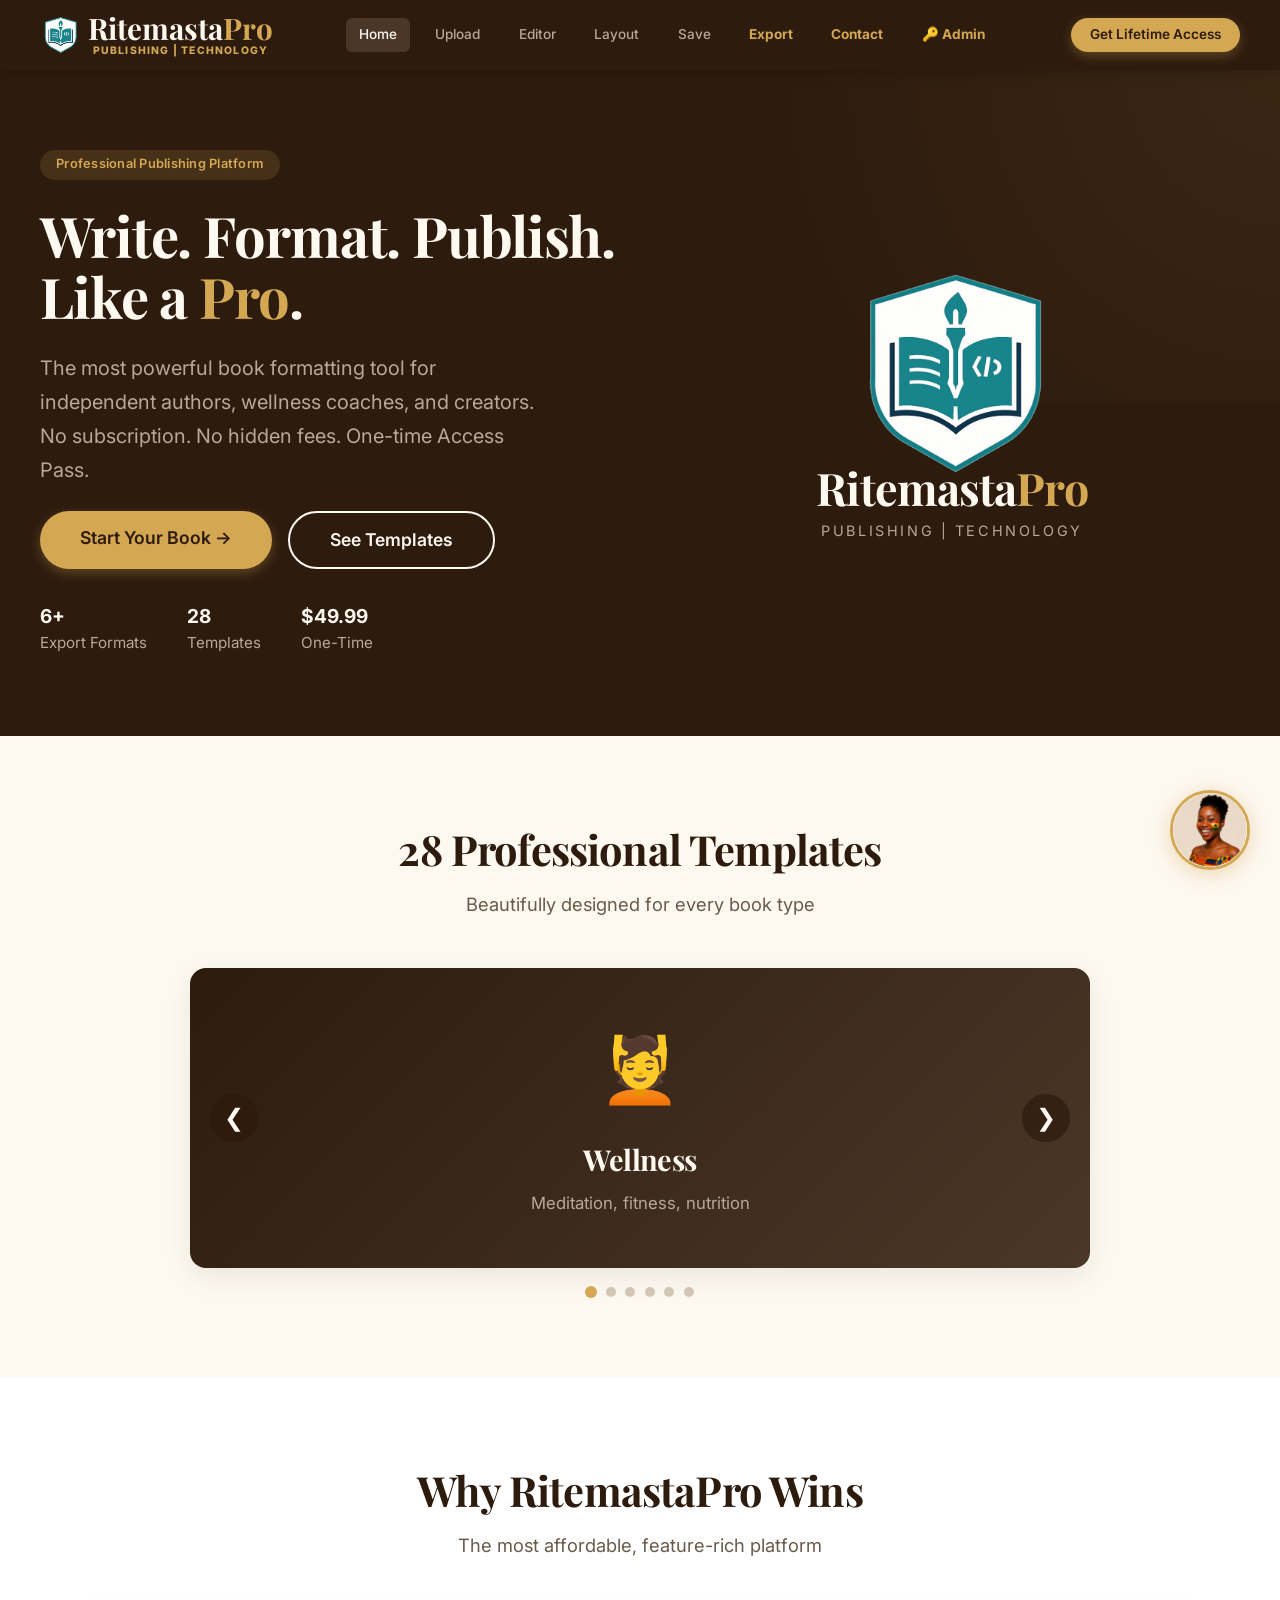
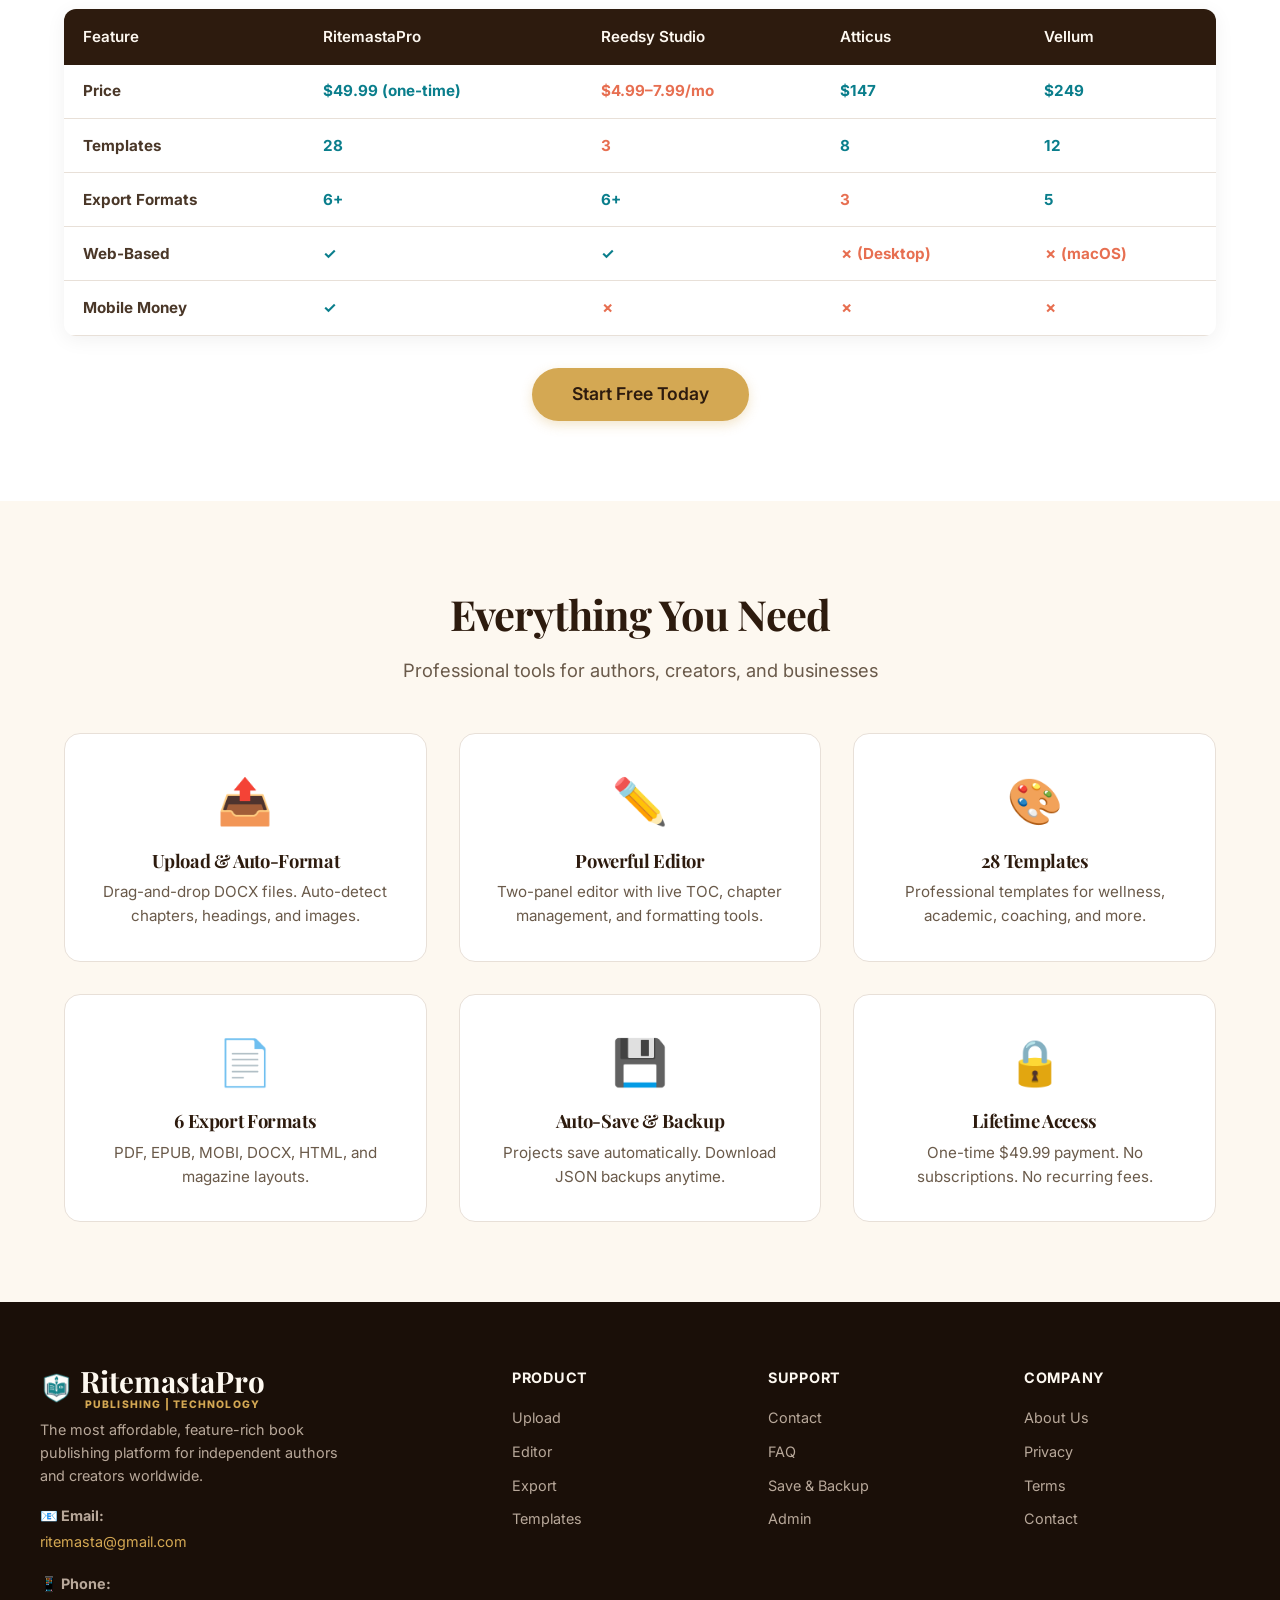
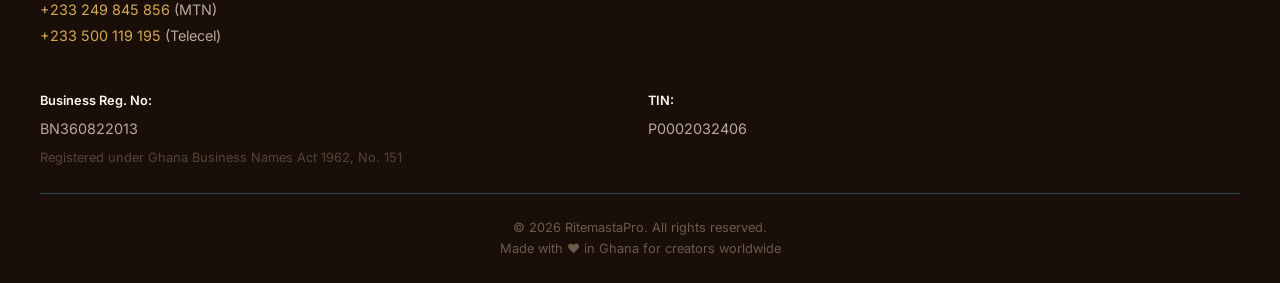
<file: index.html>
<!DOCTYPE html>
<html lang="en">
<head>
    <meta charset="UTF-8">
    <meta name="viewport" content="width=device-width, initial-scale=1.0">
    <title>RitemastaPro – Professional Book Publishing Platform</title>
    <link rel="preconnect" href="https://fonts.googleapis.com">
    <link rel="preconnect" href="https://fonts.gstatic.com" crossorigin>
    <link href="https://fonts.googleapis.com/css2?family=Playfair+Display:wght@700&family=Inter:wght@400;500;600;700&display=swap" rel="stylesheet">
    <style>
        /* ===== RESET & BASE ===== */
        * { margin: 0; padding: 0; box-sizing: border-box; }
        
        body {
            font-family: 'Inter', -apple-system, BlinkMacSystemFont, sans-serif;
            background: #FDF8F0;
            color: #2D1B0E;
            line-height: 1.6;
        }
        
        h1, h2, h3, h4, h5, h6 {
            font-family: 'Playfair Display', Georgia, serif;
            font-weight: 700;
            color: #2D1B0E;
            letter-spacing: -0.02em;
        }
        
        a { text-decoration: none; color: inherit; }
        .container { max-width: 1200px; margin: 0 auto; padding: 0 1.5rem; }

        /* ===== HEADER ===== */
        .header {
            background: #2D1B0E;
            padding: 0.8rem 1.5rem;
            position: sticky;
            top: 0;
            z-index: 1000;
            box-shadow: 0 2px 15px rgba(0,0,0,0.2);
        }
        
        .header-inner {
            max-width: 1200px;
            margin: 0 auto;
            display: flex;
            justify-content: space-between;
            align-items: center;
            gap: 1rem;
            flex-wrap: wrap;
        }
        
        .logo {
            display: flex;
            align-items: center;
            gap: 0.5rem;
            font-size: 1.2rem;
            font-weight: 700;
            color: #FDF8F0;
            font-family: 'Playfair Display', serif;
        }
        
        .logo-icon {
            width: 40px;
            height: 40px;
            display: flex;
            align-items: center;
            justify-content: center;
        }

        .logo-icon img {
            width: 100%;
            height: 100%;
            object-fit: contain;
        }
        
        .logo-accent { color: #D4A853; }

        .brand-lockup{
            display:flex;
            flex-direction:column;
            align-items:center;
            line-height:1;
        }

        .brand-name{
            font-family:'Playfair Display', serif;
            font-size:1.85rem;
            font-weight:700;
            color:#FDF8F0;
            line-height:1;
        }

        .brand-tagline{
            font-family:'Inter', sans-serif;
            color:#D4A853;
            font-size:0.65rem;
            font-weight:800;
            letter-spacing:1.2px;
            text-transform:uppercase;
            margin-top:4px;
        }

        .nav {
            display: flex;
            gap: 0.8rem;
            flex-wrap: wrap;
            align-items: center;
        }
        
        .nav-link {
            color: #B8A89A;
            padding: 0.4rem 0.8rem;
            border-radius: 6px;
            font-size: 0.85rem;
            font-weight: 500;
            transition: 0.2s;
        }
        
        .nav-link:hover { color: #FDF8F0; }
        .nav-link.active { color: #FDF8F0; background: #4A3728; }
        .nav-link.highlight { color: #D4A853; font-weight: 700; }

        /* ===== BUTTONS ===== */
        .btn {
            display: inline-block;
            padding: 0.6rem 1.5rem;
            border: none;
            border-radius: 50px;
            font-weight: 600;
            cursor: pointer;
            transition: all 0.3s ease;
            text-decoration: none;
            font-size: 0.95rem;
            font-family: 'Inter', sans-serif;
        }
        
        .btn-primary {
            background: #D4A853;
            color: #2D1B0E;
            box-shadow: 0 4px 12px rgba(212, 168, 83, 0.3);
        }
        
        .btn-primary:hover {
            background: #C49A42;
            transform: translateY(-2px);
            box-shadow: 0 6px 20px rgba(212, 168, 83, 0.4);
        }
        
        .btn-outline {
            background: transparent;
            color: #FDF8F0;
            border: 2px solid #FDF8F0;
        }
        
        .btn-outline:hover {
            background: #FDF8F0;
            color: #2D1B0E;
        }
        
        .btn-large { padding: 0.8rem 2.5rem; font-size: 1.1rem; }
        .btn-small { padding: 0.4rem 1.2rem; font-size: 0.85rem; }

        .pulse-btn { animation: pulse 2s infinite; }
        
        @keyframes pulse {
            0% { box-shadow: 0 0 0 0 rgba(212, 168, 83, 0.7); }
            70% { box-shadow: 0 0 0 10px rgba(212, 168, 83, 0); }
            100% { box-shadow: 0 0 0 0 rgba(212, 168, 83, 0); }
        }

        /* ===== HERO ===== */
        .hero {
            background: #2D1B0E;
            padding: 5rem 1.5rem;
            position: relative;
            overflow: hidden;
        }
        
        .hero::before {
            content: '';
            position: absolute;
            top: -50%;
            right: -50%;
            width: 100%;
            height: 100%;
            background: radial-gradient(circle, rgba(212,168,83,0.08) 0%, transparent 70%);
            pointer-events: none;
        }
        
        .hero-inner {
            max-width: 1200px;
            margin: 0 auto;
            display: grid;
            grid-template-columns: 1fr 1fr;
            gap: 3rem;
            align-items: center;
            position: relative;
            z-index: 1;
        }
        
        .hero-content { display: flex; flex-direction: column; gap: 1.5rem; }
        
        .hero-badge {
            display: inline-block;
            background: rgba(212, 168, 83, 0.15);
            color: #D4A853;
            padding: 0.3rem 1rem;
            border-radius: 50px;
            font-size: 0.8rem;
            font-weight: 600;
            width: fit-content;
            letter-spacing: 0.02em;
        }
        
        .hero-content h1 {
            font-size: 3.5rem;
            line-height: 1.1;
            color: #FDF8F0;
        }
        
        .hero-content h1 .highlight { color: #D4A853; }
        
        .hero-sub {
            font-size: 1.25rem;
            color: #B8A89A;
            max-width: 500px;
            line-height: 1.7;
        }
        
        .hero-actions { display: flex; gap: 1rem; flex-wrap: wrap; }
        
        .hero-stats {
            display: flex;
            gap: 2.5rem;
            margin-top: 0.5rem;
            color: #B8A89A;
            font-size: 0.95rem;
        }
        
        .hero-stats .stat strong {
            color: #FDF8F0;
            font-size: 1.2rem;
            display: block;
            font-family: 'Inter', sans-serif;
        }

        .hero-image {
            display: flex;
            justify-content: center;
            align-items: center;
            position: relative;
        }
        
        .hero-logo-wrapper {
            display: flex;
            flex-direction: column;
            align-items: center;
            gap: 0.2rem;
        }
        
        .hero-logo-wrapper .logo-display {
            width: 220px;
            height: 220px;
            display: flex;
            align-items: center;
            justify-content: center;
            margin-bottom: 0;
        }

        .hero-logo-wrapper .logo-display img {
            width: 100%;
            height: 100%;
            object-fit: contain;
        }
        
        .hero-logo-wrapper .brand-text {
            color: #FDF8F0;
            font-family: 'Playfair Display', serif;
            font-size: 2.8rem;
            font-weight: 700;
            letter-spacing: -0.02em;
            margin-top: -20px;
            line-height: 1;
        }
        
        .hero-logo-wrapper .brand-text span { color: #D4A853; }
        
        .hero-logo-wrapper .sub-text {
            color: #B8A89A;
            font-size: 0.9rem;
            letter-spacing: 0.18em;
            text-transform: uppercase;
            margin-top: 0.3rem;
        }

        /* ===== CAROUSEL ===== */
        .carousel-section {
            padding: 5rem 1.5rem;
            background: #FDF8F0;
        }
        
        .carousel-container {
            position: relative;
            max-width: 900px;
            margin: 0 auto;
            overflow: hidden;
            border-radius: 16px;
            box-shadow: 0 8px 30px rgba(0,0,0,0.08);
        }
        
        .carousel-track {
            display: flex;
            transition: transform 0.6s cubic-bezier(0.25, 0.46, 0.45, 0.94);
        }
        
        .carousel-slide {
            min-width: 100%;
            position: relative;
            background: linear-gradient(135deg, #2D1B0E 0%, #4A3728 100%);
            padding: 3rem 2rem;
            text-align: center;
            min-height: 300px;
            display: flex;
            flex-direction: column;
            justify-content: center;
            align-items: center;
        }
        
        .carousel-slide .emoji { font-size: 4rem; margin-bottom: 1rem; }
        .carousel-slide h3 { color: #FDF8F0; font-size: 1.8rem; margin-bottom: 0.5rem; }
        .carousel-slide p { color: #B8A89A; font-size: 1.05rem; }
        
        .carousel-btn {
            position: absolute;
            top: 50%;
            transform: translateY(-50%);
            background: rgba(45,27,14,0.7);
            color: #FDF8F0;
            border: none;
            border-radius: 50%;
            width: 48px;
            height: 48px;
            font-size: 1.5rem;
            cursor: pointer;
            transition: 0.3s;
            z-index: 10;
            backdrop-filter: blur(4px);
        }
        
        .carousel-btn:hover {
            background: #D4A853;
            color: #2D1B0E;
        }
        
        .carousel-btn-prev { left: 20px; }
        .carousel-btn-next { right: 20px; }
        
        .carousel-dots {
            display: flex;
            justify-content: center;
            gap: 0.6rem;
            margin-top: 1.2rem;
        }
        
        .dot {
            width: 10px;
            height: 10px;
            border-radius: 50%;
            background: #D4C8B8;
            cursor: pointer;
            transition: 0.3s;
        }
        
        .dot.active {
            background: #D4A853;
            transform: scale(1.2);
        }

        /* ===== COMPARISON ===== */
        .comparison {
            padding: 5rem 1.5rem;
            background: white;
        }
        
        .section-header { text-align: center; margin-bottom: 3rem; }
        .section-header h2 { font-size: 2.6rem; margin-bottom: 0.5rem; }
        .section-header p { color: #6A5A4A; font-size: 1.15rem; }
        
        .comparison-table-wrapper {
            overflow-x: auto;
            border-radius: 12px;
            box-shadow: 0 4px 20px rgba(0,0,0,0.06);
        }
        
        .comparison-table {
            width: 100%;
            border-collapse: collapse;
            font-size: 0.95rem;
        }
        
        .comparison-table th {
            background: #2D1B0E;
            color: #FDF8F0;
            padding: 1rem 1.2rem;
            text-align: left;
            font-weight: 600;
        }
        
        .comparison-table td {
            padding: 0.9rem 1.2rem;
            border-bottom: 1px solid #E8E0D8;
            color: #4A3728;
        }
        
        .comparison-table tr:hover td { background: #FDF8F0; }
        
        .check { color: #0A7E8C; font-weight: 700; }
        .cross { color: #E76F51; font-weight: 700; }

        /* ===== FEATURES ===== */
        .features { padding: 5rem 1.5rem; background: #FDF8F0; }
        
        .feature-grid {
            display: grid;
            grid-template-columns: repeat(auto-fit, minmax(280px, 1fr));
            gap: 2rem;
        }
        
        .feature-card {
            background: white;
            padding: 2rem;
            border-radius: 16px;
            text-align: center;
            border: 1px solid #E8E0D8;
            transition: 0.3s;
        }
        
        .feature-card:hover {
            transform: translateY(-4px);
            box-shadow: 0 8px 30px rgba(0,0,0,0.08);
            border-color: #D4A853;
        }
        
        .feature-icon { font-size: 2.8rem; margin-bottom: 0.5rem; }
        .feature-card h3 { font-size: 1.15rem; margin-bottom: 0.3rem; }
        .feature-card p { font-size: 0.95rem; color: #6A5A4A; line-height: 1.6; }

        /* ===== FOOTER ===== */
        .footer {
            background: #1A0F08;
            color: #B8A89A;
            padding: 4rem 1.5rem 1.5rem;
        }
        
        .footer-inner { max-width: 1200px; margin: 0 auto; }
        
        .footer-grid {
            display: grid;
            grid-template-columns: 2fr 1fr 1fr 1fr;
            gap: 2.5rem;
            margin-bottom: 2.5rem;
        }
        
        .footer-col h4 {
            font-family: 'Inter', sans-serif;
            font-size: 0.9rem;
            color: #FDF8F0;
            margin-bottom: 1rem;
            letter-spacing: 0.05em;
            text-transform: uppercase;
        }
        
        .footer-logo {
            font-size: 1.2rem;
            font-weight: 700;
            color: #FDF8F0;
            font-family: 'Playfair Display', serif;
            margin-bottom: 0.5rem;
            display: flex;
            align-items: center;
            gap: 0.5rem;
        }
        
        .footer-logo-icon {
            width: 32px;
            height: 32px;
            display: flex;
            align-items: center;
            justify-content: center;
        }

        .footer-logo-icon img {
            width: 100%;
            height: 100%;
            object-fit: contain;
        }
        
        .footer-desc { font-size: 0.9rem; line-height: 1.6; max-width: 300px; margin-bottom: 1rem; }
        
        .footer-contact { font-size: 0.9rem; line-height: 1.8; }
        .footer-contact a { color: #D4A853; transition: 0.2s; }
        .footer-contact a:hover { color: #FDF8F0; }
        
        .footer-links { list-style: none; }
        .footer-links li { margin-bottom: 0.5rem; }
        .footer-links a {
            font-size: 0.9rem;
            transition: 0.2s;
        }
        .footer-links a:hover { color: #D4A853; }
        
        .footer-bottom {
            border-top: 1px solid #2D4A5A;
            padding-top: 1.5rem;
            text-align: center;
            font-size: 0.8rem;
            color: #6A5A4A;
        }

        .footer-legal { 
            display: grid;
            grid-template-columns: repeat(auto-fit, minmax(200px, 1fr));
            gap: 1rem;
            margin: 1.5rem 0;
            font-size: 0.8rem;
            line-height: 1.8;
        }

        .legal-item { color: #8A7A6A; }
        .legal-label { color: #FDF8F0; font-weight: 600; }
        .legal-value { color: #B8A89A; font-size: 0.9rem; margin-top: 0.25rem; }
        .legal-subtext { color: #6A5A4A; font-size: 0.8rem; margin-top: 0.25rem; opacity: 0.7; }

        /* ===== FLOATING BOT (YAA) WITH YOUR IMAGES ===== */
        .floating-bot {
            position: fixed;
            bottom: 30px;
            right: 30px;
            z-index: 9999;
            display: flex;
            flex-direction: column;
            align-items: flex-end;
        }

        .bot-avatar {
            width: 80px;
            height: 80px;
            cursor: pointer;
            border-radius: 50%;
            box-shadow: 0 4px 20px rgba(212, 168, 83, 0.4);
            transition: 0.3s;
            border: 3px solid #D4A853;
            overflow: hidden;
            background: #FDF8F0;
        }

        .bot-avatar:hover {
            transform: scale(1.05);
            box-shadow: 0 6px 30px rgba(212, 168, 83, 0.5);
        }

        .bot-avatar img {
            width: 100%;
            height: 100%;
            object-fit: cover;
            display: block;
        }

        /* Hover effect: change image */
        .bot-avatar:hover img {
            content: url('image2.png');
        }

        .bot-window {
            background: white;
            border-radius: 12px;
            box-shadow: 0 4px 20px rgba(0,0,0,0.15);
            width: 320px;
            max-height: 420px;
            overflow-y: auto;
            padding: 1.2rem;
            display: none;
            margin-bottom: 1rem;
            border: 1px solid #E8E0D8;
        }

        .bot-window.open { display: block; }

        .bot-header {
            display: flex;
            justify-content: space-between;
            align-items: center;
            margin-bottom: 1rem;
            border-bottom: 1px solid #E8E0D8;
            padding-bottom: 0.5rem;
        }

        .bot-header h4 {
            font-family: 'Inter', sans-serif;
            font-size: 1rem;
            color: #2D1B0E;
        }

        .bot-close {
            cursor: pointer;
            color: #8A7A6A;
            font-size: 1.2rem;
        }

        .bot-message {
            background: #FDF8F0;
            border-radius: 8px;
            padding: 0.8rem;
            margin-bottom: 0.8rem;
            font-size: 0.9rem;
            color: #4A3728;
        }

        .bot-btn {
            display: block;
            width: 100%;
            padding: 0.6rem;
            background: #D4A853;
            color: #2D1B0E;
            border: none;
            border-radius: 6px;
            cursor: pointer;
            margin-bottom: 0.5rem;
            text-align: center;
            font-weight: 600;
            transition: 0.2s;
        }

        .bot-btn:hover { background: #C49A42; }

        /* ===== RESPONSIVE ===== */
        @media (max-width: 1024px) {
            .hero-inner { grid-template-columns: 1fr; text-align: center; }
            .hero-actions { justify-content: center; }
            .hero-stats { justify-content: center; }
            .footer-grid { grid-template-columns: 1fr 1fr; }
        }
        
        @media (max-width: 768px) {
            .header-inner { flex-direction: column; align-items: center; }
            .nav { justify-content: center; }
            .hero-content h1 { font-size: 2.4rem; }
            .hero-stats { gap: 1.5rem; flex-wrap: wrap; justify-content: center; }
            .carousel-btn { width: 36px; height: 36px; font-size: 1rem; }
            .footer-grid { grid-template-columns: 1fr; }
            .footer-legal { grid-template-columns: 1fr; }
            .floating-bot {
                bottom: 15px;
                right: 15px;
            }
            .bot-avatar {
                width: 60px;
                height: 60px;
            }
            .bot-window {
                width: 280px;
            }
        }
        
        @media (max-width: 480px) {
            .hero-content h1 { font-size: 1.8rem; }
            .hero-stats { flex-direction: column; gap: 0.8rem; }
            .hero-logo-wrapper .logo-display { width: 120px; height: 120px; }
        }
    </style>
</head>
<body>
    <!-- HEADER -->
    <header class="header">
        <div class="header-inner">
            <div class="logo">
                <div class="logo-icon">
                    <img src="logo.png" alt="RitemastaPro Logo">
                </div>
                <div class="brand-lockup">
                    <span class="brand-name">Ritemasta<span class="logo-accent">Pro</span></span>
                    <span class="brand-tagline">PUBLISHING | TECHNOLOGY</span>
                </div>
            </div>
            <nav class="nav">
                <a href="index.html" class="nav-link active">Home</a>
                <a href="upload.html" class="nav-link">Upload</a>
                <a href="editor.html" class="nav-link">Editor</a>
                <a href="layout.html" class="nav-link">Layout</a>
                <a href="save.html" class="nav-link">Save</a>
                <a href="export.html" class="nav-link highlight">Export</a>
                <a href="contact.html" class="nav-link highlight">Contact</a>
                <a href="admin.html" class="nav-link highlight">🔑 Admin</a>
            </nav>
            <div>
                <a href="export.html" class="btn btn-primary btn-small pulse-btn">Get Lifetime Access</a>
            </div>
        </div>
    </header>

    <!-- HERO -->
    <section class="hero">
        <div class="hero-inner">
            <div class="hero-content">
                <span class="hero-badge">Professional Publishing Platform</span>
                <h1>Write. Format. Publish.<br>Like a <span class="highlight">Pro</span>.</h1>
                <p class="hero-sub">The most powerful book formatting tool for independent authors, wellness coaches, and creators. No subscription. No hidden fees. One-time Access Pass.</p>
                <div class="hero-actions">
                    <a href="upload.html" class="btn btn-primary btn-large">Start Your Book →</a>
                    <a href="#templates" class="btn btn-outline btn-large">See Templates</a>
                </div>
                <div class="hero-stats">
                    <div class="stat"><strong>6+</strong> Export Formats</div>
                    <div class="stat"><strong>28</strong> Templates</div>
                    <div class="stat"><strong>$49.99</strong> One-Time</div>
                </div>
            </div>
            <div class="hero-image">
                <div class="hero-logo-wrapper">
                    <div class="logo-display"><img src="logo.png" alt="RitemastaPro Logo"></div>
                    <div class="brand-text">Ritemasta<span>Pro</span></div>
                    <div class="sub-text">Publishing | Technology</div>
                </div>
            </div>
        </div>
    </section>

    <!-- CAROUSEL -->
    <section class="carousel-section" id="templates">
        <div class="container">
            <div class="section-header">
                <h2>28 Professional Templates</h2>
                <p>Beautifully designed for every book type</p>
            </div>
            <div class="carousel-container">
                <div class="carousel-track" id="carousel">
                    <div class="carousel-slide"><div class="emoji">💆</div><h3>Wellness</h3><p>Meditation, fitness, nutrition</p></div>
                    <div class="carousel-slide"><div class="emoji">📚</div><h3>Academic</h3><p>Textbooks, study guides, training</p></div>
                    <div class="carousel-slide"><div class="emoji">🎯</div><h3>Coaching</h3><p>Self-help, inspiration, faith</p></div>
                    <div class="carousel-slide"><div class="emoji">📖</div><h3>Novels</h3><p>Fiction, poetry, short stories</p></div>
                    <div class="carousel-slide"><div class="emoji">📰</div><h3>Magazines</h3><p>Digital publications, newsletters</p></div>
                    <div class="carousel-slide"><div class="emoji">🧾</div><h3>Receipts</h3><p>Professional invoices, receipts</p></div>
                </div>
                <button class="carousel-btn carousel-btn-prev" onclick="carouselPrev()">❮</button>
                <button class="carousel-btn carousel-btn-next" onclick="carouselNext()">❯</button>
            </div>
            <div class="carousel-dots" id="dots"></div>
        </div>
    </section>

    <!-- COMPARISON -->
    <section class="comparison">
        <div class="container">
            <div class="section-header">
                <h2>Why RitemastaPro Wins</h2>
                <p>The most affordable, feature-rich platform</p>
            </div>
            <div class="comparison-table-wrapper">
                <table class="comparison-table">
                    <thead>
                        <tr>
                            <th>Feature</th>
                            <th>RitemastaPro</th>
                            <th>Reedsy Studio</th>
                            <th>Atticus</th>
                            <th>Vellum</th>
                        </tr>
                    </thead>
                    <tbody>
                        <tr>
                            <td><strong>Price</strong></td>
                            <td><span class="check">$49.99 (one-time)</span></td>
                            <td><span class="cross">$4.99–7.99/mo</span></td>
                            <td><span class="check">$147</span></td>
                            <td><span class="check">$249</span></td>
                        </tr>
                        <tr>
                            <td><strong>Templates</strong></td>
                            <td><span class="check">28</span></td>
                            <td><span class="cross">3</span></td>
                            <td><span class="check">8</span></td>
                            <td><span class="check">12</span></td>
                        </tr>
                        <tr>
                            <td><strong>Export Formats</strong></td>
                            <td><span class="check">6+</span></td>
                            <td><span class="check">6+</span></td>
                            <td><span class="cross">3</span></td>
                            <td><span class="check">5</span></td>
                        </tr>
                        <tr>
                            <td><strong>Web-Based</strong></td>
                            <td><span class="check">✓</span></td>
                            <td><span class="check">✓</span></td>
                            <td><span class="cross">✗ (Desktop)</span></td>
                            <td><span class="cross">✗ (macOS)</span></td>
                        </tr>
                        <tr>
                            <td><strong>Mobile Money</strong></td>
                            <td><span class="check">✓</span></td>
                            <td><span class="cross">✗</span></td>
                            <td><span class="cross">✗</span></td>
                            <td><span class="cross">✗</span></td>
                        </tr>
                    </tbody>
                </table>
            </div>
            <div style="text-align: center; margin-top: 2rem;">
                <a href="upload.html" class="btn btn-primary btn-large">Start Free Today</a>
            </div>
        </div>
    </section>

    <!-- FEATURES -->
    <section class="features">
        <div class="container">
            <div class="section-header">
                <h2>Everything You Need</h2>
                <p>Professional tools for authors, creators, and businesses</p>
            </div>
            <div class="feature-grid">
                <div class="feature-card">
                    <div class="feature-icon">📤</div>
                    <h3>Upload & Auto-Format</h3>
                    <p>Drag-and-drop DOCX files. Auto-detect chapters, headings, and images.</p>
                </div>
                <div class="feature-card">
                    <div class="feature-icon">✏️</div>
                    <h3>Powerful Editor</h3>
                    <p>Two-panel editor with live TOC, chapter management, and formatting tools.</p>
                </div>
                <div class="feature-card">
                    <div class="feature-icon">🎨</div>
                    <h3>28 Templates</h3>
                    <p>Professional templates for wellness, academic, coaching, and more.</p>
                </div>
                <div class="feature-card">
                    <div class="feature-icon">📄</div>
                    <h3>6 Export Formats</h3>
                    <p>PDF, EPUB, MOBI, DOCX, HTML, and magazine layouts.</p>
                </div>
                <div class="feature-card">
                    <div class="feature-icon">💾</div>
                    <h3>Auto-Save & Backup</h3>
                    <p>Projects save automatically. Download JSON backups anytime.</p>
                </div>
                <div class="feature-card">
                    <div class="feature-icon">🔒</div>
                    <h3>Lifetime Access</h3>
                    <p>One-time $49.99 payment. No subscriptions. No recurring fees.</p>
                </div>
            </div>
        </div>
    </section>

    <!-- FLOATING BOT (YAA) WITH YOUR IMAGES -->
    <div class="floating-bot">
        <div class="bot-window" id="botWindow">
            <div class="bot-header">
                <h4>🤖 Yaa</h4>
                <span class="bot-close" onclick="toggleBot()">✕</span>
            </div>
            <div class="bot-message">
                👋 Hi! I'm Yaa, your RitemastaPro assistant. How can I help you today?
            </div>
            <button class="bot-btn" onclick="botResponse('pricing')">💰 Pricing & Access Pass</button>
            <button class="bot-btn" onclick="botResponse('features')">✨ Key Features</button>
            <button class="bot-btn" onclick="botResponse('export')">📤 Export Formats</button>
            <button class="bot-btn" onclick="botResponse('contact')">📞 Contact Support</button>
            <div id="botResponse" style="margin-top: 0.5rem; font-size: 0.9rem; color: #4A3728;"></div>
        </div>

        <!-- Yaa Avatar - Image 1 (Default) -->
        <div class="bot-avatar" onclick="toggleBot()">
            <img src="image1.png" alt="Yaa - RitemastaPro Assistant">
        </div>
    </div>

    <!-- FOOTER -->
    <footer class="footer">
        <div class="footer-inner">
            <div class="footer-grid">
                <div class="footer-col">
                    <div class="footer-logo">
                        <div class="footer-logo-icon">
                            <img src="logo.png" alt="RitemastaPro Logo">
                        </div>
                        <div class="brand-lockup">
                            <span class="brand-name">RitemastaPro</span>
                            <span class="brand-tagline">PUBLISHING | TECHNOLOGY</span>
                        </div>
                    </div>
                    <p class="footer-desc">The most affordable, feature-rich book publishing platform for independent authors and creators worldwide.</p>
                    <div class="footer-contact">
                        <p><strong>📧 Email:</strong></p>
                        <p><a href="mailto:ritemasta@gmail.com">ritemasta@gmail.com</a></p>
                        <p style="margin-top: 1rem;"><strong>📱 Phone:</strong></p>
                        <p><a href="https://wa.me/233249845856">+233 249 845 856</a> (MTN)</p>
                        <p><a href="https://wa.me/233500119195">+233 500 119 195</a> (Telecel)</p>
                    </div>
                </div>
                <div class="footer-col">
                    <h4>Product</h4>
                    <ul class="footer-links">
                        <li><a href="upload.html">Upload</a></li>
                        <li><a href="editor.html">Editor</a></li>
                        <li><a href="export.html">Export</a></li>
                        <li><a href="layout.html">Templates</a></li>
                    </ul>
                </div>
                <div class="footer-col">
                    <h4>Support</h4>
                    <ul class="footer-links">
                        <li><a href="contact.html">Contact</a></li>
                        <li><a href="contact.html">FAQ</a></li>
                        <li><a href="save.html">Save & Backup</a></li>
                        <li><a href="admin.html">Admin</a></li>
                    </ul>
                </div>
                <div class="footer-col">
                    <h4>Company</h4>
                    <ul class="footer-links">
                        <li><a href="about.html">About Us</a></li>
                        <li><a href="privacy.html">Privacy</a></li>
                        <li><a href="terms.html">Terms</a></li>
                        <li><a href="contact.html">Contact</a></li>
                    </ul>
                </div>
            </div>

            <div class="footer-legal">
                <div class="legal-item">
                    <div class="legal-label">Business Reg. No:</div>
                    <div class="legal-value">BN360822013</div>
                    <div class="legal-subtext">Registered under Ghana Business Names Act 1962, No. 151</div>
                </div>
                <div class="legal-item">
                    <div class="legal-label">TIN:</div>
                    <div class="legal-value">P0002032406</div>
                </div>
            </div>

            <div class="footer-bottom">
                <p>&copy; 2026 RitemastaPro. All rights reserved.</p>
                <p>Made with ❤️ in Ghana for creators worldwide</p>
            </div>
        </div>
    </footer>

    <script>
        let currentSlide = 0;
        const slides = document.querySelectorAll('.carousel-slide');
        const totalSlides = slides.length;

        function createDots() {
            const container = document.getElementById('dots');
            for (let i = 0; i < totalSlides; i++) {
                const dot = document.createElement('div');
                dot.className = `dot ${i === 0 ? 'active' : ''}`;
                dot.onclick = () => goToSlide(i);
                container.appendChild(dot);
            }
        }

        function showSlide(n) {
            const carousel = document.getElementById('carousel');
            carousel.style.transform = `translateX(-${n * 100}%)`;
            document.querySelectorAll('.dot').forEach((dot, i) => {
                dot.classList.toggle('active', i === n);
            });
        }

        function carouselNext() {
            currentSlide = (currentSlide + 1) % totalSlides;
            showSlide(currentSlide);
        }

        function carouselPrev() {
            currentSlide = (currentSlide - 1 + totalSlides) % totalSlides;
            showSlide(currentSlide);
        }

        function goToSlide(n) {
            currentSlide = n;
            showSlide(currentSlide);
        }

        createDots();
        setInterval(carouselNext, 5000);

        // ===== FLOATING BOT (YAA) =====
        function toggleBot() {
            const window = document.getElementById('botWindow');
            window.classList.toggle('open');
        }

        function botResponse(type) {
            const responseEl = document.getElementById('botResponse');
            const messages = {
                'pricing': '💰 **Pricing:** RitemastaPro is a one-time payment of **$49.99** (or equivalent in GHS). You get lifetime access with no recurring fees.',
                'features': '✨ **Key Features:** 28 professional templates, 6+ export formats (PDF, EPUB, MOBI, DOCX, HTML), auto-save & backup, and a powerful two-panel editor.',
                'export': '📤 **Export Formats:** You can export your book as PDF (print-ready), EPUB (eBook), MOBI (Kindle), DOCX (Word), HTML (web), and magazine layouts.',
                'contact': '📞 **Contact Support:** You can reach us via email at <a href="mailto:ritemasta@gmail.com">ritemasta@gmail.com</a> or WhatsApp at <a href="https://wa.me/233249845856">+233 249 845 856</a>.'
            };
            responseEl.innerHTML = messages[type] || 'Please select an option above.';
        }
    </script>
</body>
</html>
</file>
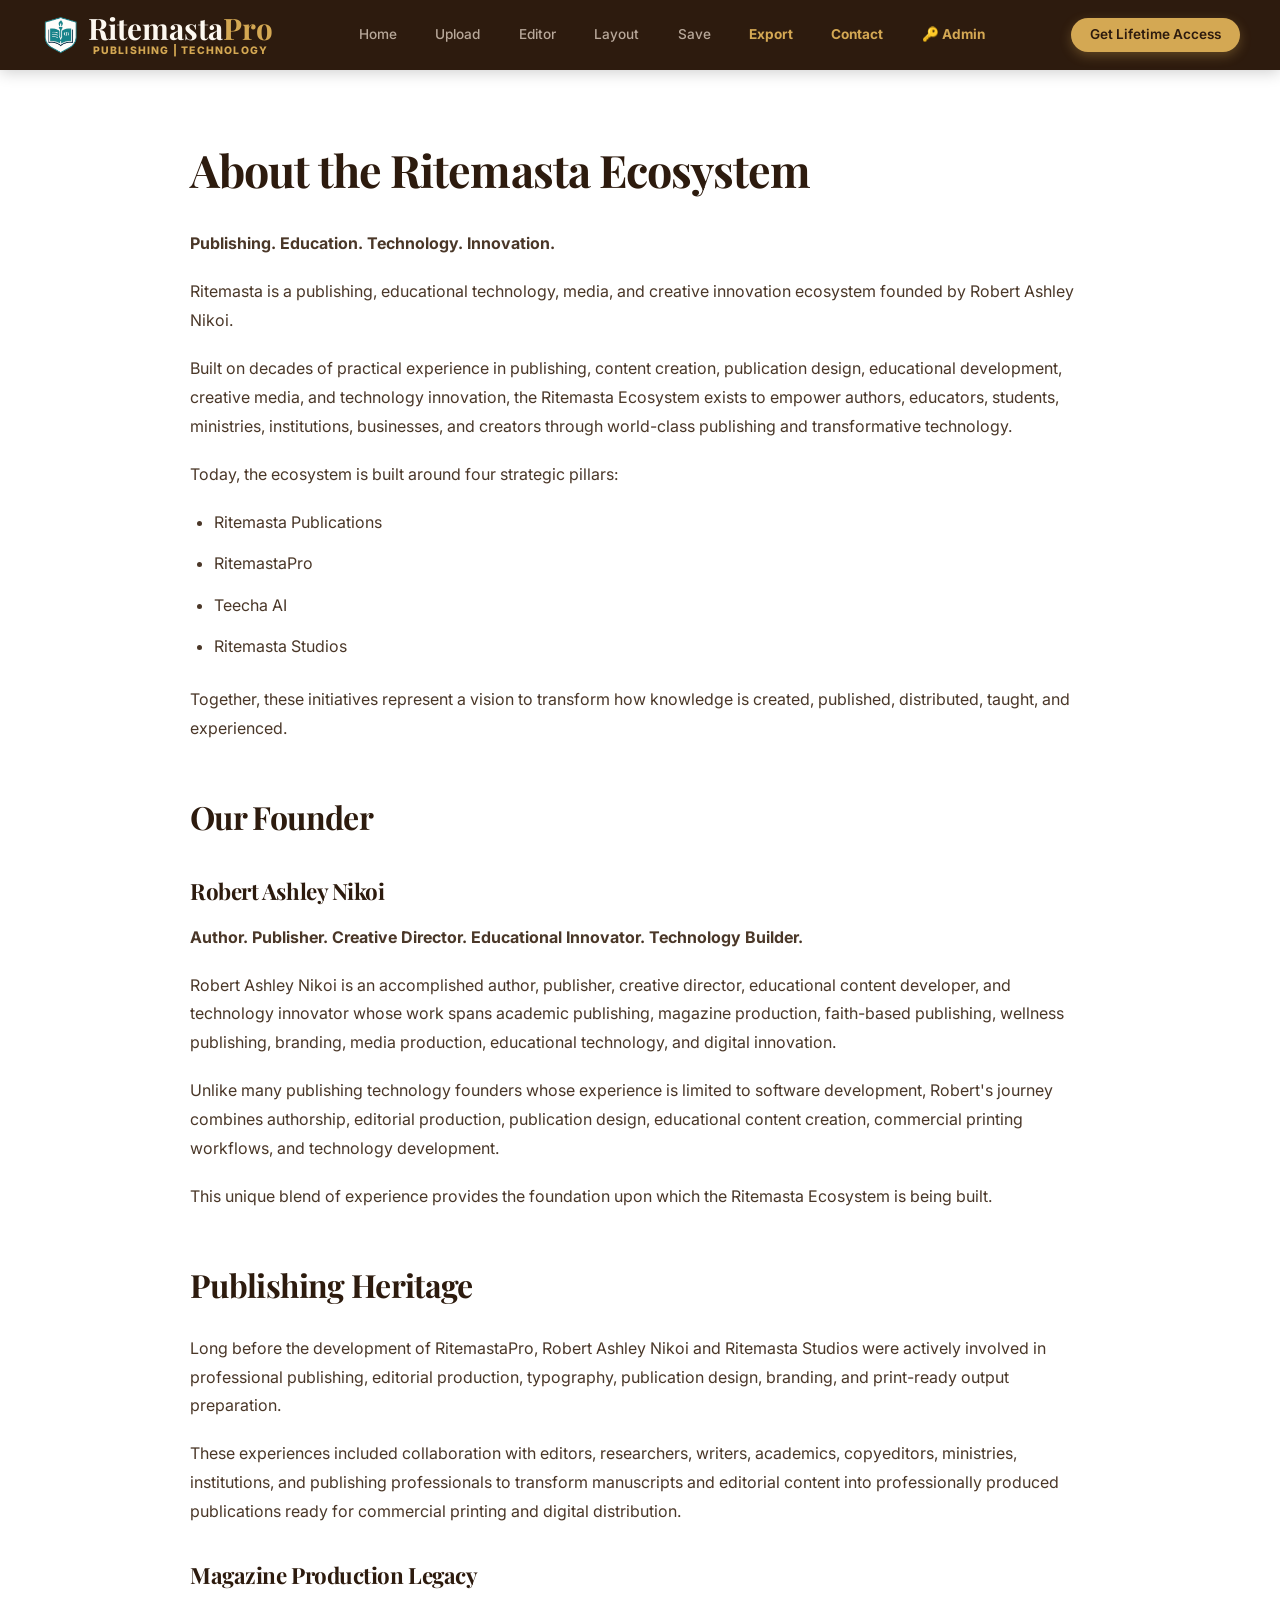
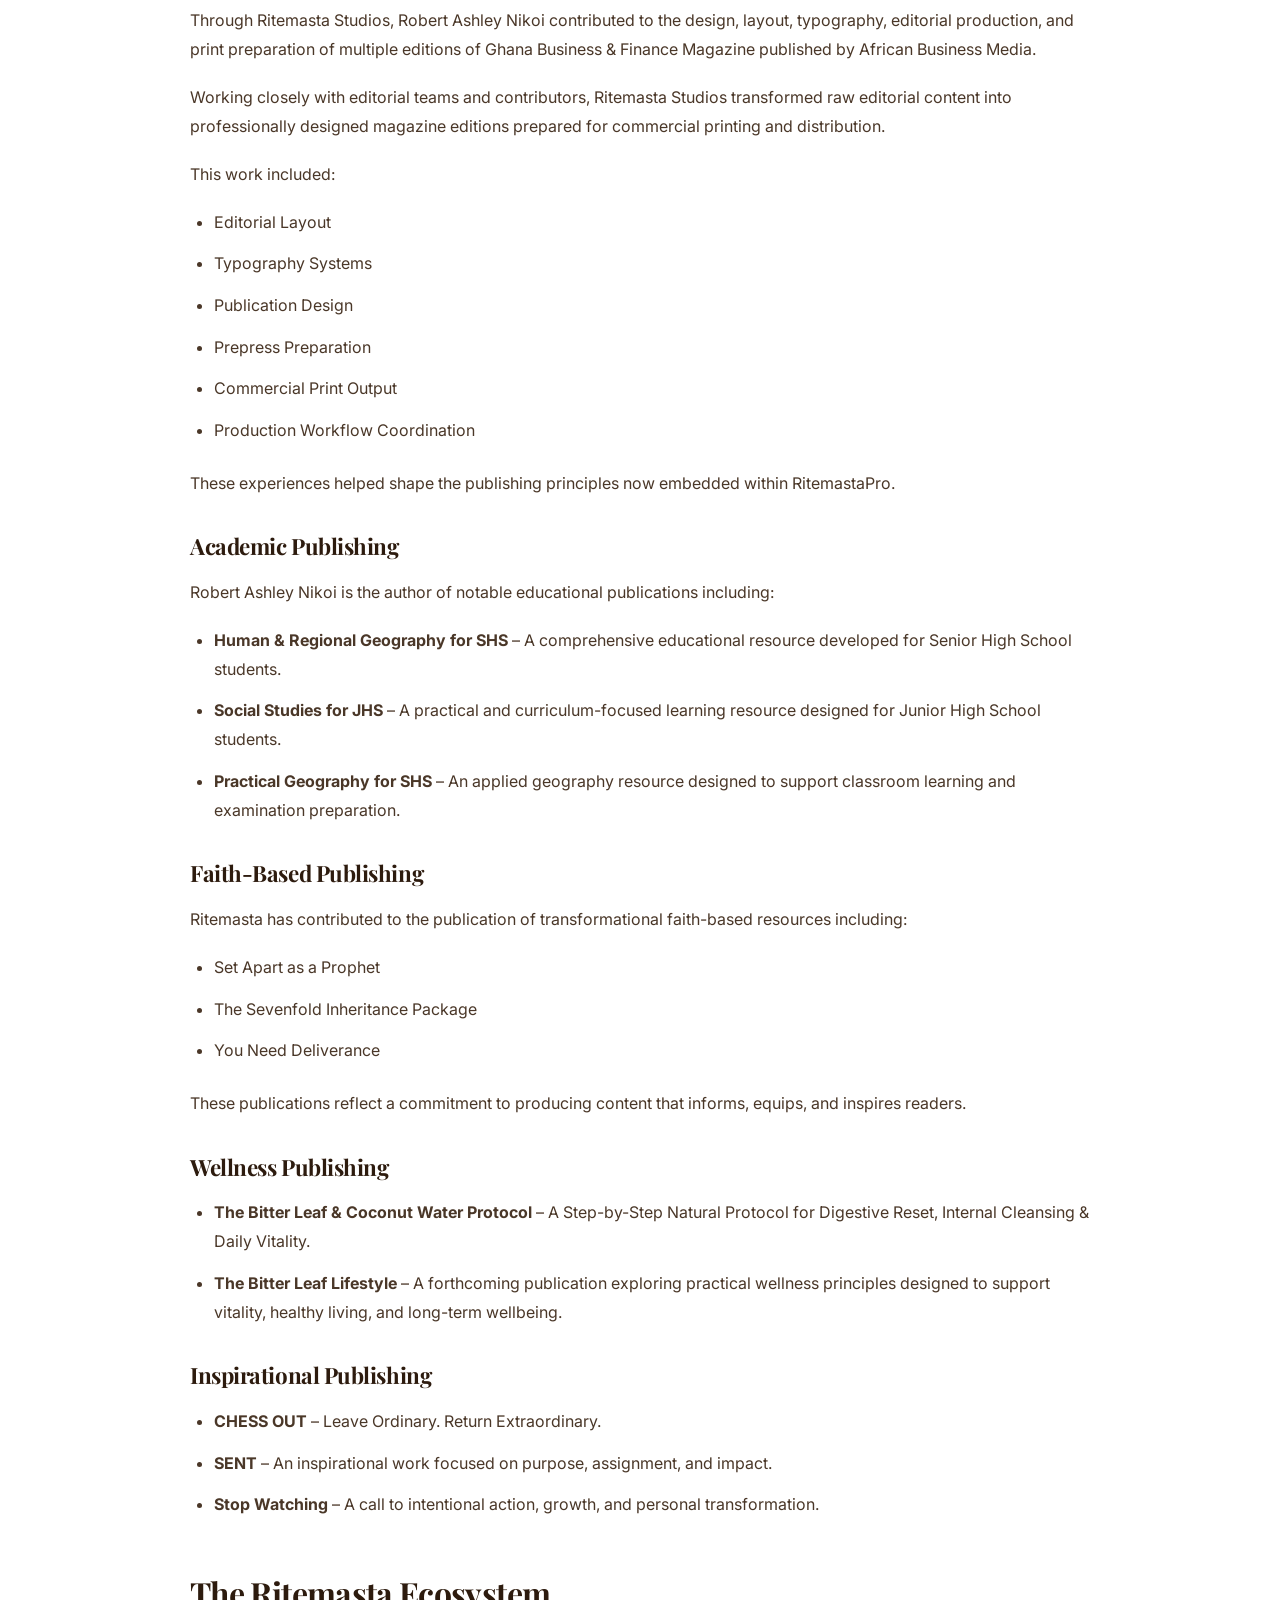
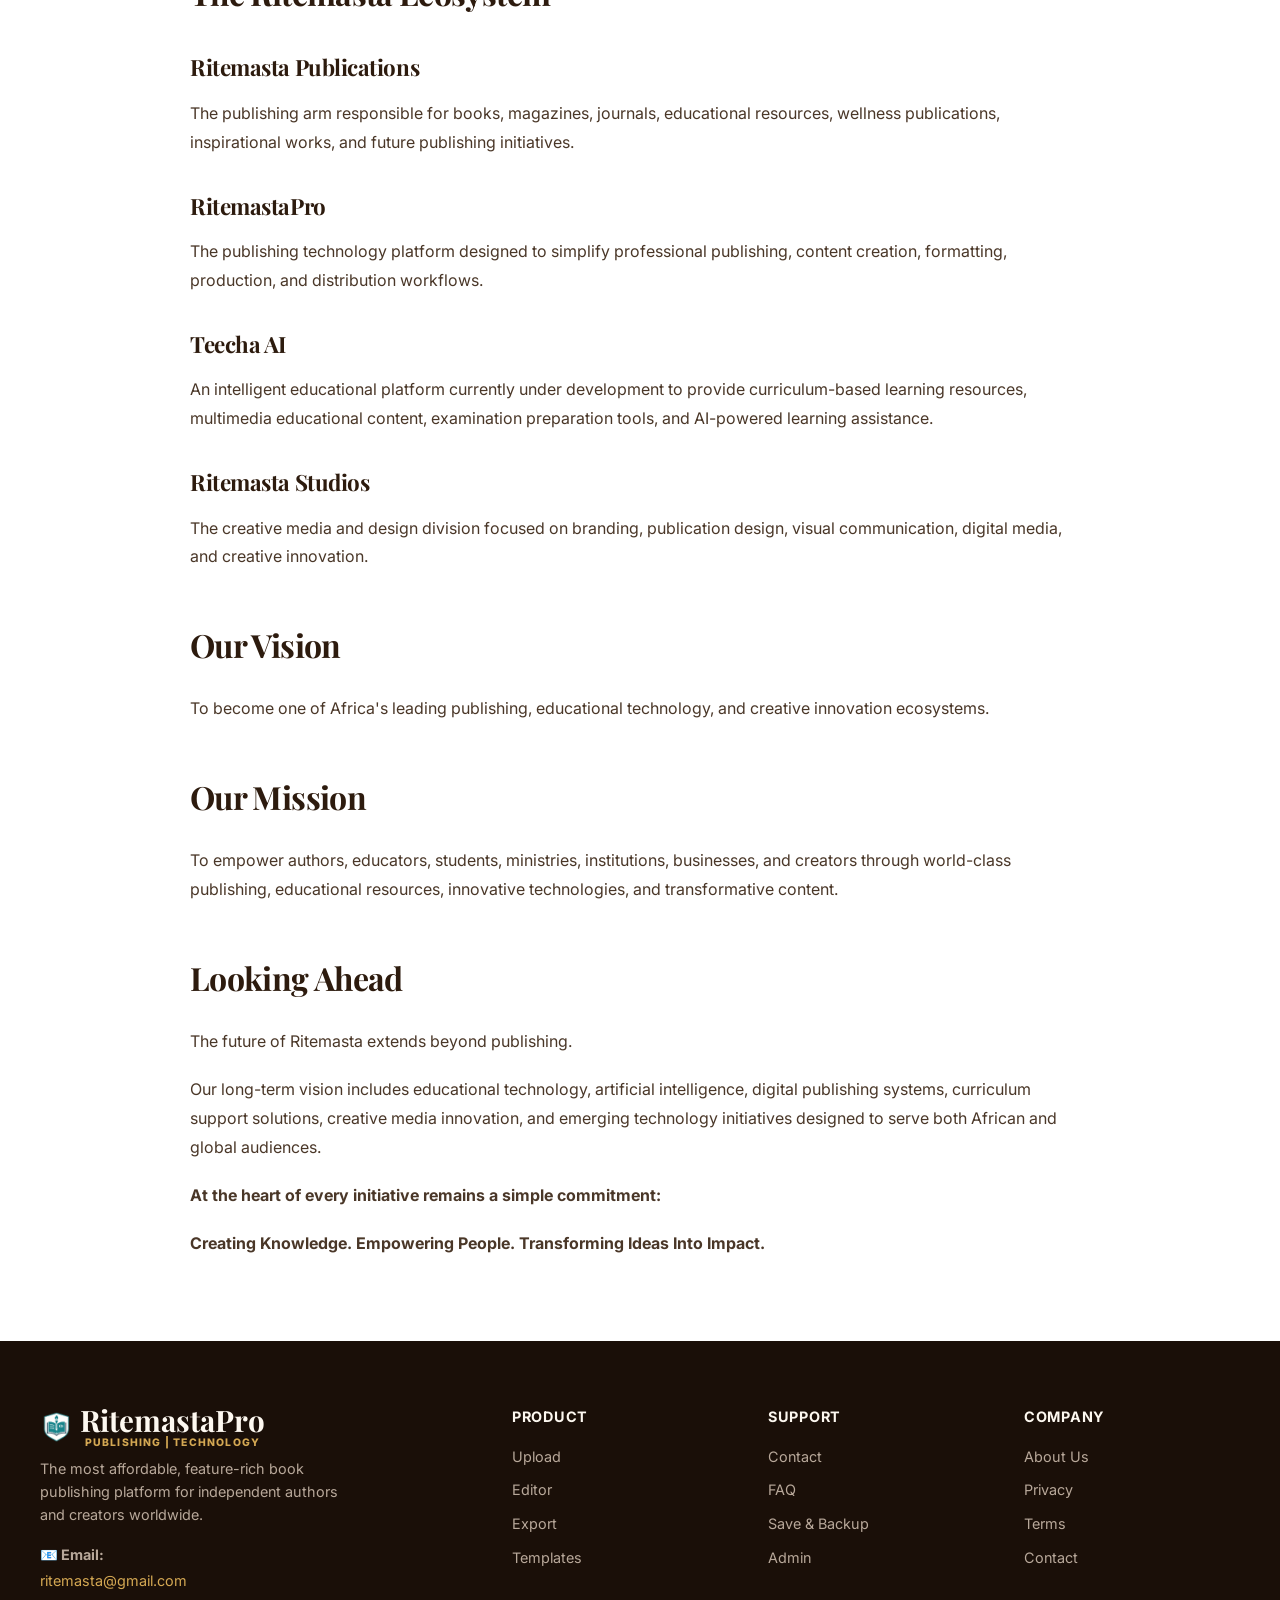
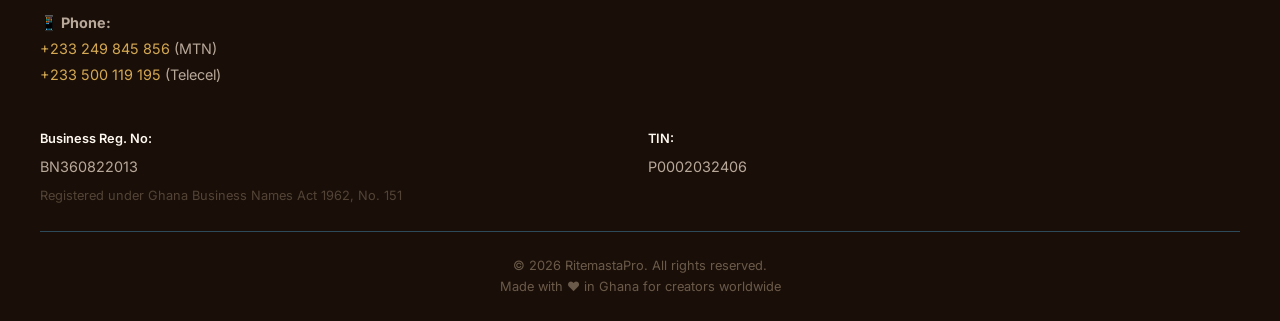
<file: about.html>
<!DOCTYPE html>
<html lang="en">
<head>
    <meta charset="UTF-8">
    <meta name="viewport" content="width=device-width, initial-scale=1.0">
    <title>About Ritemasta – Publishing, Education, Technology, Innovation</title>
    <link rel="preconnect" href="https://fonts.googleapis.com">
    <link rel="preconnect" href="https://fonts.gstatic.com" crossorigin>
    <link href="https://fonts.googleapis.com/css2?family=Playfair+Display:wght@700&family=Inter:wght@400;500;600;700&display=swap" rel="stylesheet">
    <style>
        /* ===== RESET & BASE ===== */
        * { margin: 0; padding: 0; box-sizing: border-box; }
        
        body {
            font-family: 'Inter', -apple-system, BlinkMacSystemFont, sans-serif;
            background: #FDF8F0;
            color: #2D1B0E;
            line-height: 1.6;
        }
        
        h1, h2, h3, h4, h5, h6 {
            font-family: 'Playfair Display', Georgia, serif;
            font-weight: 700;
            color: #2D1B0E;
            letter-spacing: -0.02em;
        }
        
        a { text-decoration: none; color: inherit; }
        .container { max-width: 1200px; margin: 0 auto; padding: 0 1.5rem; }

        /* ===== HEADER (Sticky, Dark) ===== */
        .header {
            background: #2D1B0E;
            padding: 0.8rem 1.5rem;
            position: sticky;
            top: 0;
            z-index: 1000;
            box-shadow: 0 2px 15px rgba(0,0,0,0.2);
        }
        
        .header-inner {
            max-width: 1200px;
            margin: 0 auto;
            display: flex;
            justify-content: space-between;
            align-items: center;
            gap: 1rem;
            flex-wrap: wrap;
        }
        
        .logo {
            display: flex;
            align-items: center;
            gap: 0.5rem;
            font-size: 1.2rem;
            font-weight: 700;
            color: #FDF8F0;
            font-family: 'Playfair Display', serif;
        }
        
        .logo-icon {
            width: 40px;
            height: 40px;
            display: flex;
            align-items: center;
            justify-content: center;
        }

        .logo-icon img {
            width: 100%;
            height: 100%;
            object-fit: contain;
        }

        .logo-accent { color: #D4A853; }

        .brand-lockup {
            display: flex;
            flex-direction: column;
            align-items: center;
            line-height: 1;
        }

        .brand-name {
            font-family: 'Playfair Display', serif;
            font-size: 1.85rem;
            font-weight: 700;
            color: #FDF8F0;
            line-height: 1;
        }

        .brand-tagline {
            font-family: 'Inter', sans-serif;
            color: #D4A853;
            font-size: 0.65rem;
            font-weight: 800;
            letter-spacing: 1.2px;
            text-transform: uppercase;
            margin-top: 4px;
        }

        .nav {
            display: flex;
            gap: 0.8rem;
            flex-wrap: wrap;
            align-items: center;
        }
        
        .nav-link {
            color: #B8A89A;
            padding: 0.4rem 0.8rem;
            border-radius: 6px;
            font-size: 0.85rem;
            font-weight: 500;
            transition: 0.2s;
        }
        
        .nav-link:hover { color: #FDF8F0; }
        .nav-link.active { color: #FDF8F0; background: #4A3728; }
        .nav-link.highlight { color: #D4A853; font-weight: 700; }

        /* ===== BUTTONS ===== */
        .btn {
            display: inline-block;
            padding: 0.6rem 1.5rem;
            border: none;
            border-radius: 50px;
            font-weight: 600;
            cursor: pointer;
            transition: all 0.3s ease;
            text-decoration: none;
            font-size: 0.95rem;
            font-family: 'Inter', sans-serif;
        }
        
        .btn-primary {
            background: #D4A853;
            color: #2D1B0E;
            box-shadow: 0 4px 12px rgba(212, 168, 83, 0.3);
        }
        
        .btn-primary:hover {
            background: #C49A42;
            transform: translateY(-2px);
            box-shadow: 0 6px 20px rgba(212, 168, 83, 0.4);
        }
        
        .btn-small { padding: 0.4rem 1.2rem; font-size: 0.85rem; }

        .pulse-btn { animation: pulse 2s infinite; }
        
        @keyframes pulse {
            0% { box-shadow: 0 0 0 0 rgba(212, 168, 83, 0.7); }
            70% { box-shadow: 0 0 0 10px rgba(212, 168, 83, 0); }
            100% { box-shadow: 0 0 0 0 rgba(212, 168, 83, 0); }
        }

        /* ===== MAIN CONTENT ===== */
        .page-content {
            padding: 4rem 1.5rem;
            background: white;
            min-height: calc(100vh - 300px);
        }

        .page-container {
            max-width: 900px;
            margin: 0 auto;
        }

        .page-content h1 {
            font-size: 2.8rem;
            margin-bottom: 1.5rem;
            color: #2D1B0E;
        }

        .page-content h2 {
            font-size: 2rem;
            margin-top: 3rem;
            margin-bottom: 1.5rem;
            color: #2D1B0E;
        }

        .page-content h3 {
            font-size: 1.4rem;
            margin-top: 2rem;
            margin-bottom: 0.8rem;
            color: #2D1B0E;
        }

        .page-content p {
            margin-bottom: 1.2rem;
            color: #4A3728;
            line-height: 1.8;
            font-size: 1rem;
        }

        .page-content ul {
            margin-left: 1.5rem;
            margin-bottom: 1.5rem;
        }

        .page-content li {
            margin-bottom: 0.8rem;
            color: #4A3728;
            line-height: 1.8;
        }

        .highlight { color: #D4A853; font-weight: 600; }

        /* ===== FOOTER ===== */
        .footer {
            background: #1A0F08;
            color: #B8A89A;
            padding: 4rem 1.5rem 1.5rem;
        }
        
        .footer-inner { max-width: 1200px; margin: 0 auto; }
        
        .footer-grid {
            display: grid;
            grid-template-columns: 2fr 1fr 1fr 1fr;
            gap: 2.5rem;
            margin-bottom: 2.5rem;
        }
        
        .footer-col h4 {
            font-family: 'Inter', sans-serif;
            font-size: 0.9rem;
            color: #FDF8F0;
            margin-bottom: 1rem;
            letter-spacing: 0.05em;
            text-transform: uppercase;
        }
        
        .footer-logo {
            font-size: 1.2rem;
            font-weight: 700;
            color: #FDF8F0;
            font-family: 'Playfair Display', serif;
            margin-bottom: 0.5rem;
            display: flex;
            align-items: center;
            gap: 0.5rem;
        }
        
        .footer-logo-icon {
            width: 32px;
            height: 32px;
            display: flex;
            align-items: center;
            justify-content: center;
        }

        .footer-logo-icon img {
            width: 100%;
            height: 100%;
            object-fit: contain;
        }
        
        .footer-desc { font-size: 0.9rem; line-height: 1.6; max-width: 300px; margin-bottom: 1rem; }
        
        .footer-contact { font-size: 0.9rem; line-height: 1.8; }
        .footer-contact a { color: #D4A853; transition: 0.2s; }
        .footer-contact a:hover { color: #FDF8F0; }
        
        .footer-links { list-style: none; }
        .footer-links li { margin-bottom: 0.5rem; }
        .footer-links a { font-size: 0.9rem; transition: 0.2s; }
        .footer-links a:hover { color: #D4A853; }
        
        .footer-bottom {
            border-top: 1px solid #2D4A5A;
            padding-top: 1.5rem;
            text-align: center;
            font-size: 0.8rem;
            color: #6A5A4A;
        }

        .footer-legal { 
            display: grid;
            grid-template-columns: repeat(auto-fit, minmax(200px, 1fr));
            gap: 1rem;
            margin: 1.5rem 0;
            font-size: 0.8rem;
            line-height: 1.8;
        }

        .legal-item { color: #8A7A6A; }
        .legal-label { color: #FDF8F0; font-weight: 600; }
        .legal-value { color: #B8A89A; font-size: 0.9rem; margin-top: 0.25rem; }
        .legal-subtext { color: #6A5A4A; font-size: 0.8rem; margin-top: 0.25rem; opacity: 0.7; }

        /* ===== RESPONSIVE ===== */
        @media (max-width: 1024px) {
            .footer-grid { grid-template-columns: 1fr 1fr; }
        }
        
        @media (max-width: 768px) {
            .header-inner { flex-direction: column; align-items: center; }
            .nav { justify-content: center; }
            .page-content h1 { font-size: 1.8rem; }
            .page-content h2 { font-size: 1.4rem; }
            .footer-grid { grid-template-columns: 1fr; }
            .footer-legal { grid-template-columns: 1fr; }
        }
        
        @media (max-width: 480px) {
            .page-content h1 { font-size: 1.5rem; }
        }
    </style>
</head>
<body>
    <!-- HEADER -->
    <header class="header">
        <div class="header-inner">
            <div class="logo">
                <div class="logo-icon">
                    <img src="logo.png" alt="Ritemasta Logo">
                </div>
                <div class="brand-lockup">
                    <span class="brand-name">
                        Ritemasta<span class="logo-accent">Pro</span>
                    </span>
                    <span class="brand-tagline">
                        PUBLISHING | TECHNOLOGY
                    </span>
                </div>
            </div>
            <nav class="nav">
                <a href="index.html" class="nav-link">Home</a>
                <a href="upload.html" class="nav-link">Upload</a>
                <a href="editor.html" class="nav-link">Editor</a>
                <a href="layout.html" class="nav-link">Layout</a>
                <a href="save.html" class="nav-link">Save</a>
                <a href="export.html" class="nav-link highlight">Export</a>
                <a href="contact.html" class="nav-link highlight">Contact</a>
                <a href="admin.html" class="nav-link highlight">🔑 Admin</a>
            </nav>
            <div>
                <a href="export.html" class="btn btn-primary btn-small pulse-btn">Get Lifetime Access</a>
            </div>
        </div>
    </header>

    <!-- PAGE CONTENT -->
    <section class="page-content">
        <div class="page-container">
            <h1>About the Ritemasta Ecosystem</h1>
            
            <p><strong>Publishing. Education. Technology. Innovation.</strong></p>
            
            <p>Ritemasta is a publishing, educational technology, media, and creative innovation ecosystem founded by Robert Ashley Nikoi.</p>

            <p>Built on decades of practical experience in publishing, content creation, publication design, educational development, creative media, and technology innovation, the Ritemasta Ecosystem exists to empower authors, educators, students, ministries, institutions, businesses, and creators through world-class publishing and transformative technology.</p>

            <p>Today, the ecosystem is built around four strategic pillars:</p>
            <ul>
                <li>Ritemasta Publications</li>
                <li>RitemastaPro</li>
                <li>Teecha AI</li>
                <li>Ritemasta Studios</li>
            </ul>
            <p>Together, these initiatives represent a vision to transform how knowledge is created, published, distributed, taught, and experienced.</p>

            <h2>Our Founder</h2>
            <h3>Robert Ashley Nikoi</h3>
            <p><strong>Author. Publisher. Creative Director. Educational Innovator. Technology Builder.</strong></p>
            
            <p>Robert Ashley Nikoi is an accomplished author, publisher, creative director, educational content developer, and technology innovator whose work spans academic publishing, magazine production, faith-based publishing, wellness publishing, branding, media production, educational technology, and digital innovation.</p>

            <p>Unlike many publishing technology founders whose experience is limited to software development, Robert's journey combines authorship, editorial production, publication design, educational content creation, commercial printing workflows, and technology development.</p>

            <p>This unique blend of experience provides the foundation upon which the Ritemasta Ecosystem is being built.</p>

            <h2>Publishing Heritage</h2>
            <p>Long before the development of RitemastaPro, Robert Ashley Nikoi and Ritemasta Studios were actively involved in professional publishing, editorial production, typography, publication design, branding, and print-ready output preparation.</p>

            <p>These experiences included collaboration with editors, researchers, writers, academics, copyeditors, ministries, institutions, and publishing professionals to transform manuscripts and editorial content into professionally produced publications ready for commercial printing and digital distribution.</p>

            <h3>Magazine Production Legacy</h3>
            <p>Through Ritemasta Studios, Robert Ashley Nikoi contributed to the design, layout, typography, editorial production, and print preparation of multiple editions of Ghana Business & Finance Magazine published by African Business Media.</p>

            <p>Working closely with editorial teams and contributors, Ritemasta Studios transformed raw editorial content into professionally designed magazine editions prepared for commercial printing and distribution.</p>

            <p>This work included:</p>
            <ul>
                <li>Editorial Layout</li>
                <li>Typography Systems</li>
                <li>Publication Design</li>
                <li>Prepress Preparation</li>
                <li>Commercial Print Output</li>
                <li>Production Workflow Coordination</li>
            </ul>
            <p>These experiences helped shape the publishing principles now embedded within RitemastaPro.</p>

            <h3>Academic Publishing</h3>
            <p>Robert Ashley Nikoi is the author of notable educational publications including:</p>
            <ul>
                <li><strong>Human & Regional Geography for SHS</strong> – A comprehensive educational resource developed for Senior High School students.</li>
                <li><strong>Social Studies for JHS</strong> – A practical and curriculum-focused learning resource designed for Junior High School students.</li>
                <li><strong>Practical Geography for SHS</strong> – An applied geography resource designed to support classroom learning and examination preparation.</li>
            </ul>

            <h3>Faith-Based Publishing</h3>
            <p>Ritemasta has contributed to the publication of transformational faith-based resources including:</p>
            <ul>
                <li>Set Apart as a Prophet</li>
                <li>The Sevenfold Inheritance Package</li>
                <li>You Need Deliverance</li>
            </ul>
            <p>These publications reflect a commitment to producing content that informs, equips, and inspires readers.</p>

            <h3>Wellness Publishing</h3>
            <ul>
                <li><strong>The Bitter Leaf & Coconut Water Protocol</strong> – A Step-by-Step Natural Protocol for Digestive Reset, Internal Cleansing & Daily Vitality.</li>
                <li><strong>The Bitter Leaf Lifestyle</strong> – A forthcoming publication exploring practical wellness principles designed to support vitality, healthy living, and long-term wellbeing.</li>
            </ul>

            <h3>Inspirational Publishing</h3>
            <ul>
                <li><strong>CHESS OUT</strong> – Leave Ordinary. Return Extraordinary.</li>
                <li><strong>SENT</strong> – An inspirational work focused on purpose, assignment, and impact.</li>
                <li><strong>Stop Watching</strong> – A call to intentional action, growth, and personal transformation.</li>
            </ul>

            <h2>The Ritemasta Ecosystem</h2>
            
            <h3>Ritemasta Publications</h3>
            <p>The publishing arm responsible for books, magazines, journals, educational resources, wellness publications, inspirational works, and future publishing initiatives.</p>

            <h3>RitemastaPro</h3>
            <p>The publishing technology platform designed to simplify professional publishing, content creation, formatting, production, and distribution workflows.</p>

            <h3>Teecha AI</h3>
            <p>An intelligent educational platform currently under development to provide curriculum-based learning resources, multimedia educational content, examination preparation tools, and AI-powered learning assistance.</p>

            <h3>Ritemasta Studios</h3>
            <p>The creative media and design division focused on branding, publication design, visual communication, digital media, and creative innovation.</p>

            <h2>Our Vision</h2>
            <p>To become one of Africa's leading publishing, educational technology, and creative innovation ecosystems.</p>

            <h2>Our Mission</h2>
            <p>To empower authors, educators, students, ministries, institutions, businesses, and creators through world-class publishing, educational resources, innovative technologies, and transformative content.</p>

            <h2>Looking Ahead</h2>
            <p>The future of Ritemasta extends beyond publishing.</p>

            <p>Our long-term vision includes educational technology, artificial intelligence, digital publishing systems, curriculum support solutions, creative media innovation, and emerging technology initiatives designed to serve both African and global audiences.</p>

            <p><strong>At the heart of every initiative remains a simple commitment:</strong></p>
            <p><strong>Creating Knowledge. Empowering People. Transforming Ideas Into Impact.</strong></p>
        </div>
    </section>

    <!-- FOOTER -->
    <footer class="footer">
        <div class="footer-inner">
            <div class="footer-grid">
                <div class="footer-col">
                    <div class="footer-logo">
                        <div class="footer-logo-icon">
                            <img src="logo.png" alt="Ritemasta Logo">
                        </div>
                        <div class="brand-lockup">
                            <span class="brand-name">RitemastaPro</span>
                            <span class="brand-tagline">PUBLISHING | TECHNOLOGY</span>
                        </div>
                    </div>
                    <p class="footer-desc">The most affordable, feature-rich book publishing platform for independent authors and creators worldwide.</p>
                    <div class="footer-contact">
                        <p><strong>📧 Email:</strong></p>
                        <p><a href="mailto:ritemasta@gmail.com">ritemasta@gmail.com</a></p>
                        <p style="margin-top: 1rem;"><strong>📱 Phone:</strong></p>
                        <p><a href="https://wa.me/233249845856">+233 249 845 856</a> (MTN)</p>
                        <p><a href="https://wa.me/233500119195">+233 500 119 195</a> (Telecel)</p>
                    </div>
                </div>
                <div class="footer-col">
                    <h4>Product</h4>
                    <ul class="footer-links">
                        <li><a href="upload.html">Upload</a></li>
                        <li><a href="editor.html">Editor</a></li>
                        <li><a href="export.html">Export</a></li>
                        <li><a href="layout.html">Templates</a></li>
                    </ul>
                </div>
                <div class="footer-col">
                    <h4>Support</h4>
                    <ul class="footer-links">
                        <li><a href="contact.html">Contact</a></li>
                        <li><a href="contact.html">FAQ</a></li>
                        <li><a href="save.html">Save & Backup</a></li>
                        <li><a href="admin.html">Admin</a></li>
                    </ul>
                </div>
                <div class="footer-col">
                    <h4>Company</h4>
                    <ul class="footer-links">
                        <li><a href="about.html">About Us</a></li>
                        <li><a href="privacy.html">Privacy</a></li>
                        <li><a href="terms.html">Terms</a></li>
                        <li><a href="contact.html">Contact</a></li>
                    </ul>
                </div>
            </div>

            <div class="footer-legal">
                <div class="legal-item">
                    <div class="legal-label">Business Reg. No:</div>
                    <div class="legal-value">BN360822013</div>
                    <div class="legal-subtext">Registered under Ghana Business Names Act 1962, No. 151</div>
                </div>
                <div class="legal-item">
                    <div class="legal-label">TIN:</div>
                    <div class="legal-value">P0002032406</div>
                </div>
            </div>

            <div class="footer-bottom">
                <p>&copy; 2026 RitemastaPro. All rights reserved.</p>
                <p>Made with ❤️ in Ghana for creators worldwide</p>
            </div>
        </div>
    </footer>
</body>
</html>
</file>
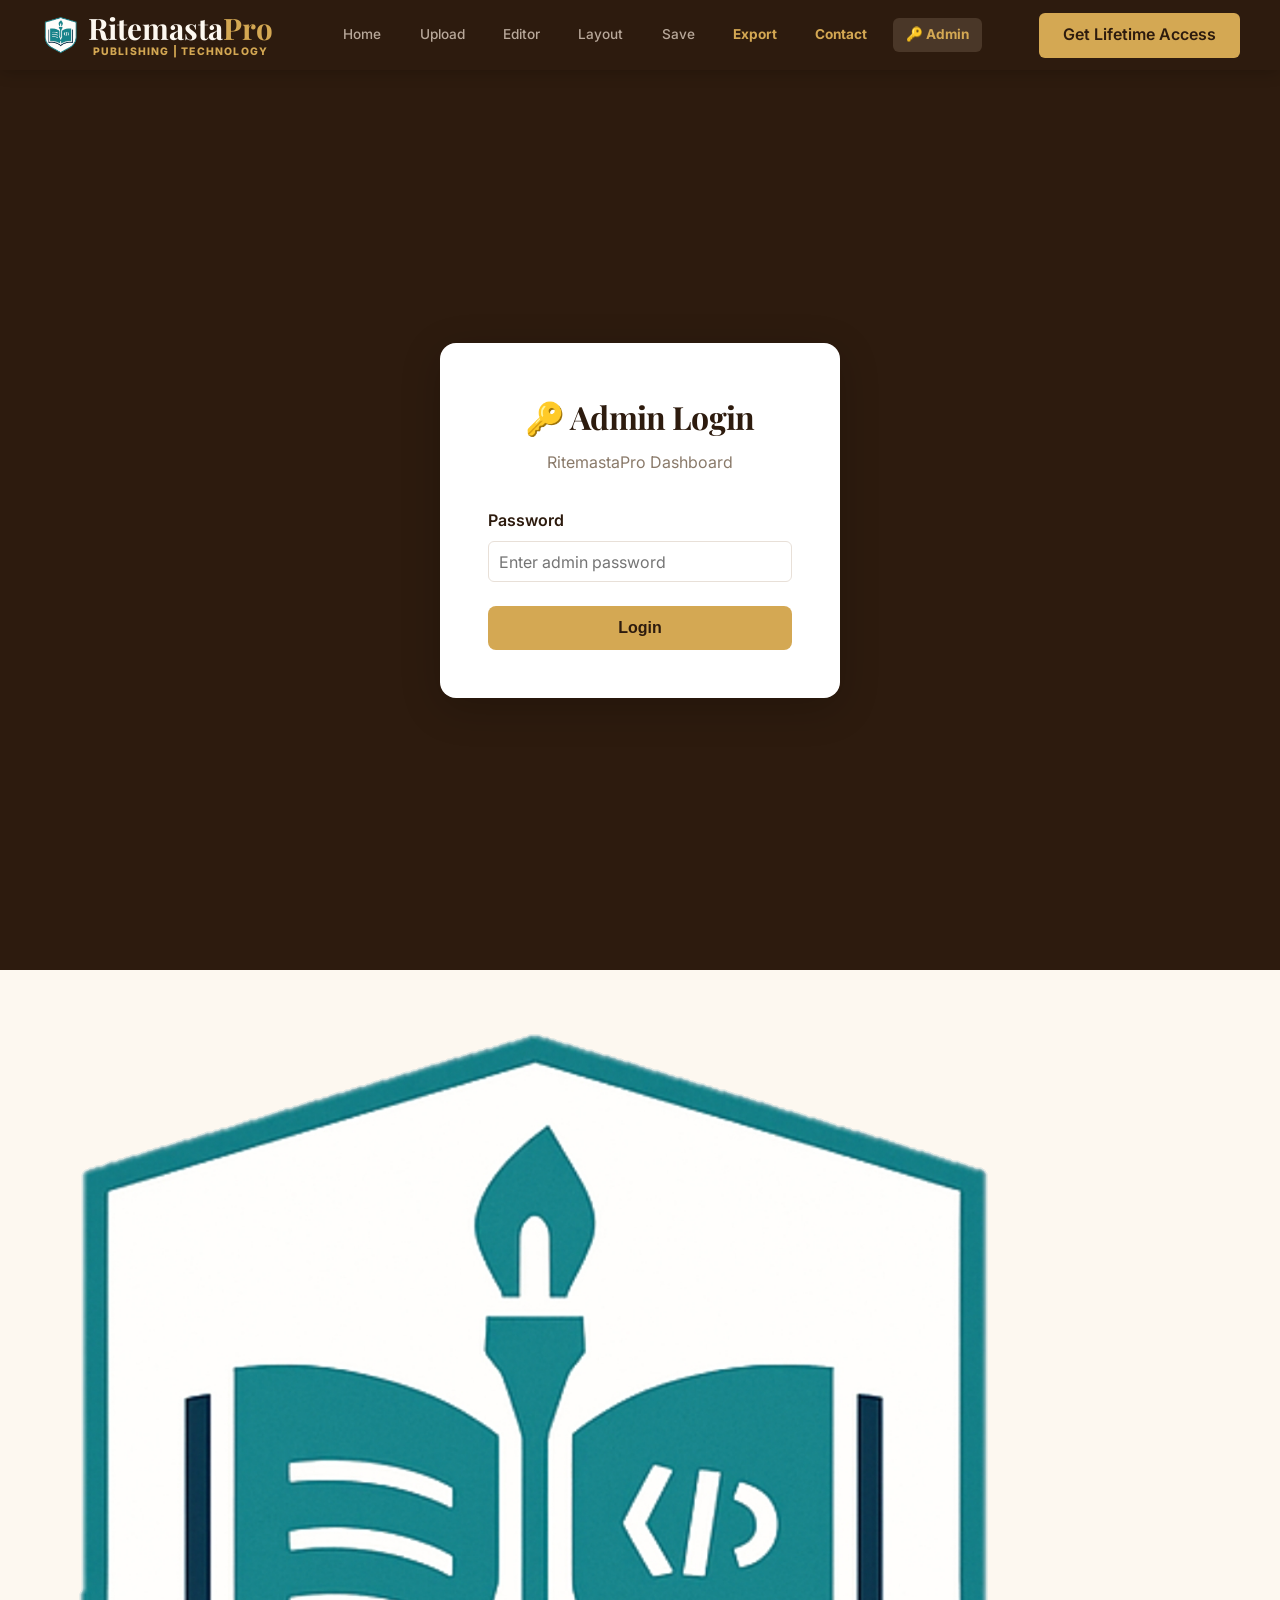
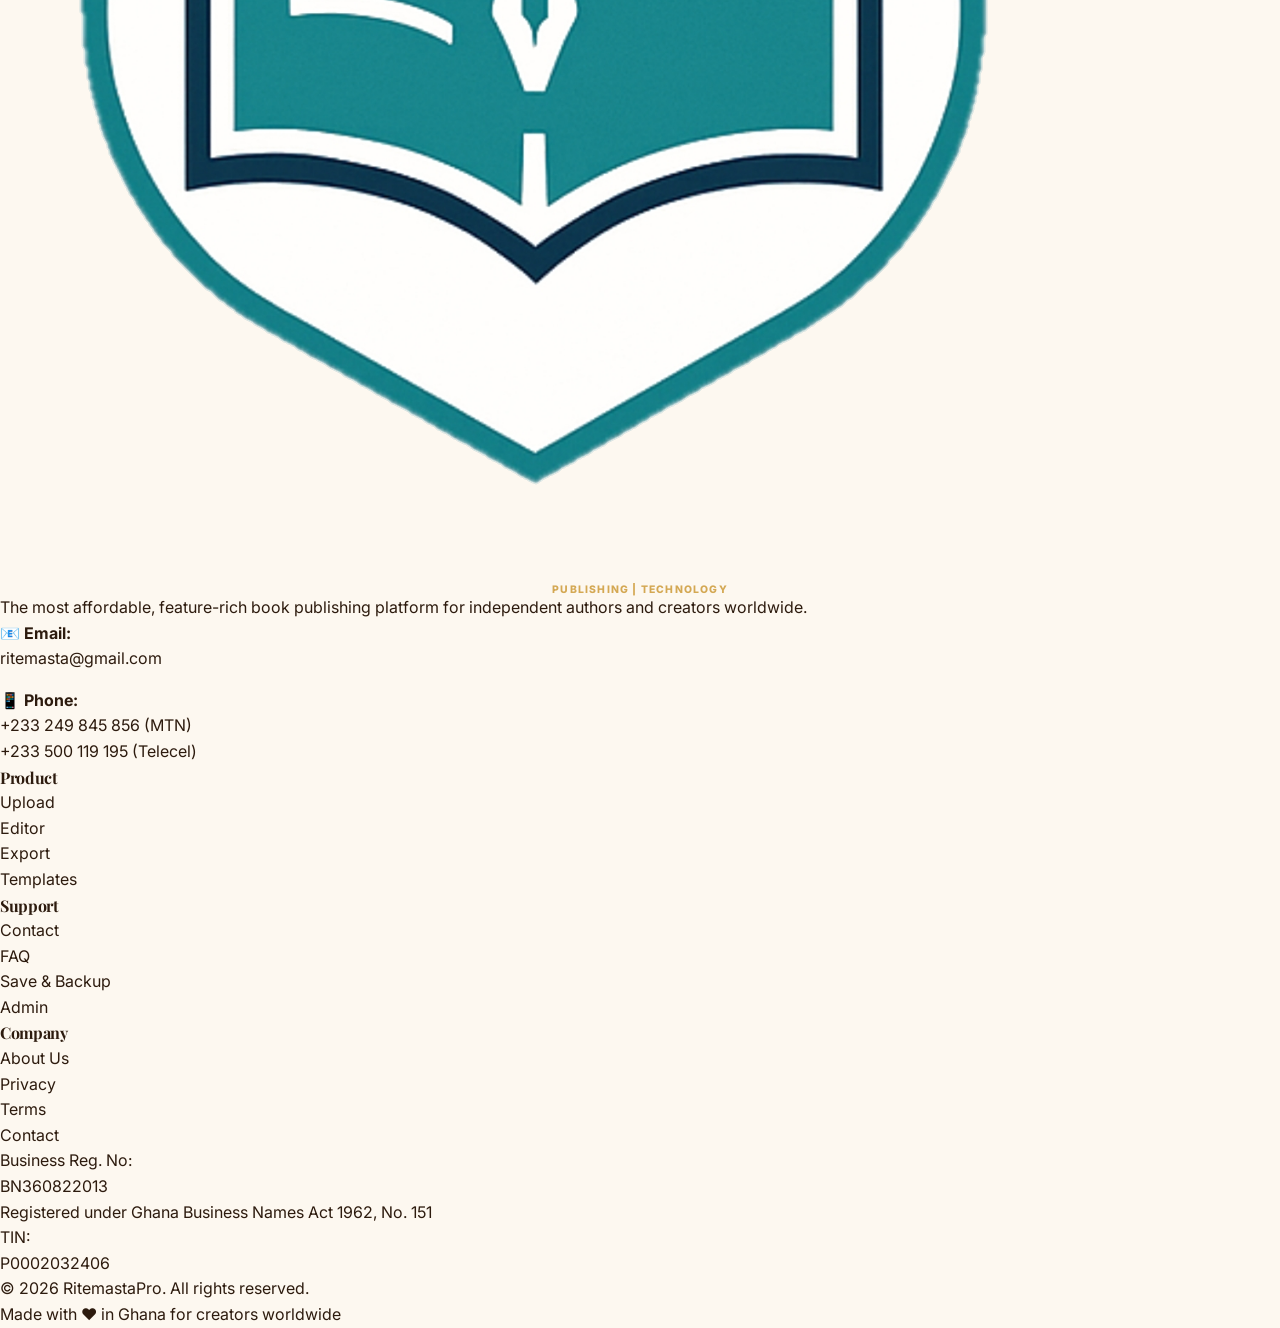
<file: admin.html>
<!DOCTYPE html>
<html lang="en">
<head>
    <meta charset="UTF-8">
    <meta name="viewport" content="width=device-width, initial-scale=1.0">
    <title>Admin – RitemastaPro</title>
    <link rel="preconnect" href="https://fonts.googleapis.com">
    <link rel="preconnect" href="https://fonts.gstatic.com" crossorigin>
    <link href="https://fonts.googleapis.com/css2?family=Playfair+Display:wght@700&family=Inter:wght@400;500;600;700&display=swap" rel="stylesheet">
    <style>
        * { margin: 0; padding: 0; box-sizing: border-box; }
        body {
            font-family: 'Inter', -apple-system, BlinkMacSystemFont, sans-serif;
            background: #FDF8F0;
            color: #2D1B0E;
            line-height: 1.6;
        }
        h1, h2, h3, h4, h5, h6 {
            font-family: 'Playfair Display', Georgia, serif;
            font-weight: 700;
            color: #2D1B0E;
            letter-spacing: -0.02em;
        }
        a { text-decoration: none; color: inherit; }

        /* ===== HEADER ===== */
        .header {
            background: #2D1B0E;
            padding: 0.8rem 1.5rem;
            position: sticky;
            top: 0;
            z-index: 1000;
            box-shadow: 0 2px 15px rgba(0,0,0,0.2);
        }
        .header-inner {
            max-width: 1200px;
            margin: 0 auto;
            display: flex;
            justify-content: space-between;
            align-items: center;
            gap: 1rem;
            flex-wrap: wrap;
        }
        .logo {
            display: flex;
            align-items: center;
            gap: 0.5rem;
            font-size: 1.2rem;
            font-weight: 700;
            color: #FDF8F0;
            font-family: 'Playfair Display', serif;
        }
        .logo-icon {
            width: 40px;
            height: 40px;
            display: flex;
            align-items: center;
            justify-content: center;
        }
        .logo-icon img {
            width: 100%;
            height: 100%;
            object-fit: contain;
        }
        .logo-accent { color: #D4A853; }
        .brand-lockup {
            display: flex;
            flex-direction: column;
            align-items: center;
            line-height: 1;
        }
        .brand-name {
            font-family: 'Playfair Display', serif;
            font-size: 1.85rem;
            font-weight: 700;
            color: #FDF8F0;
            line-height: 1;
        }
        .brand-tagline {
            font-family: 'Inter', sans-serif;
            color: #D4A853;
            font-size: 0.65rem;
            font-weight: 800;
            letter-spacing: 1.2px;
            text-transform: uppercase;
            margin-top: 4px;
        }
        .nav {
            display: flex;
            gap: 0.8rem;
            flex-wrap: wrap;
            align-items: center;
        }
        .nav-link {
            color: #B8A89A;
            padding: 0.4rem 0.8rem;
            border-radius: 6px;
            font-size: 0.85rem;
            font-weight: 500;
            transition: 0.2s;
        }
        .nav-link:hover { color: #FDF8F0; }
        .nav-link.active { color: #FDF8F0; background: #4A3728; }
        .nav-link.highlight { color: #D4A853; font-weight: 700; }

        /* ===== LOGIN ===== */
        .login-container {
            display: flex;
            align-items: center;
            justify-content: center;
            min-height: 100vh;
            background: #2D1B0E;
        }
        .login-box {
            background: white;
            padding: 3rem;
            border-radius: 16px;
            box-shadow: 0 10px 40px rgba(0,0,0,0.2);
            max-width: 400px;
            width: 90%;
        }
        .login-box h1 { font-size: 2rem; margin-bottom: 0.5rem; text-align: center; }
        .login-box p { color: #8A7A6A; text-align: center; margin-bottom: 2rem; }
        .login-box .form-group { margin-bottom: 1.5rem; }
        .login-box label { display: block; margin-bottom: 0.5rem; font-weight: 600; }
        .login-box input {
            width: 100%;
            padding: 0.8rem;
            border: 1px solid #E8E0D8;
            border-radius: 8px;
            font-family: 'Inter', sans-serif;
            font-size: 1rem;
        }
        .login-box input:focus {
            outline: none;
            border-color: #D4A853;
            box-shadow: 0 0 0 3px rgba(212, 168, 83, 0.1);
        }
        .login-btn {
            width: 100%;
            padding: 0.8rem;
            background: #D4A853;
            color: #2D1B0E;
            border: none;
            border-radius: 8px;
            font-weight: 600;
            cursor: pointer;
            font-size: 1rem;
            transition: 0.3s;
        }
        .login-btn:hover { background: #C49A42; }

        .dashboard { display: none; }
        .dashboard.active { display: block; }

        .admin-header {
            background: #2D1B0E;
            padding: 1.5rem;
            color: white;
        }
        .admin-header h1 { color: white; font-size: 1.8rem; margin-bottom: 0.5rem; }
        .logout-btn {
            background: #D4A853;
            color: #2D1B0E;
            padding: 0.6rem 1.5rem;
            border: none;
            border-radius: 6px;
            cursor: pointer;
            font-weight: 600;
        }

        .admin-content { padding: 2rem; max-width: 1200px; margin: 0 auto; }

        .stats-grid {
            display: grid;
            grid-template-columns: repeat(auto-fit, minmax(200px, 1fr));
            gap: 1.5rem;
            margin-bottom: 2rem;
        }
        .stat-card {
            background: white;
            border: 1px solid #E8E0D8;
            border-radius: 12px;
            padding: 1.5rem;
            text-align: center;
        }
        .stat-card h3 {
            color: #8A7A6A;
            font-size: 0.85rem;
            margin-bottom: 0.5rem;
            text-transform: uppercase;
            letter-spacing: 0.05em;
        }
        .stat-card .value {
            font-size: 2.5rem;
            font-weight: 700;
            color: #D4A853;
        }

        .section {
            background: white;
            border: 1px solid #E8E0D8;
            border-radius: 12px;
            padding: 2rem;
            margin-bottom: 2rem;
        }
        .section h2 { font-size: 1.6rem; margin-bottom: 1.5rem; color: #2D1B0E; }

        .form-row {
            display: grid;
            grid-template-columns: 1fr 1fr;
            gap: 1rem;
            margin-bottom: 1rem;
        }
        .form-group { margin-bottom: 1rem; }
        .form-group label {
            display: block;
            margin-bottom: 0.5rem;
            font-weight: 600;
        }
        .form-group input,
        .form-group select {
            width: 100%;
            padding: 0.6rem;
            border: 1px solid #E8E0D8;
            border-radius: 6px;
            font-family: 'Inter', sans-serif;
        }
        .form-group input:focus,
        .form-group select:focus {
            outline: none;
            border-color: #D4A853;
        }

        .btn {
            display: inline-block;
            padding: 0.6rem 1.5rem;
            background: #D4A853;
            color: #2D1B0E;
            border: none;
            border-radius: 6px;
            font-weight: 600;
            cursor: pointer;
            transition: 0.3s;
        }
        .btn:hover { background: #C49A42; }

        .table-responsive { overflow-x: auto; }
        table { width: 100%; border-collapse: collapse; }
        table th {
            background: #FDF8F0;
            padding: 1rem;
            text-align: left;
            font-weight: 600;
            border-bottom: 2px solid #E8E0D8;
        }
        table td {
            padding: 0.8rem 1rem;
            border-bottom: 1px solid #E8E0D8;
        }
        table tr:hover { background: #FDF8F0; }

        @media (max-width: 768px) {
            .header-inner {
                flex-direction: column;
                align-items: center;
            }
            .nav {
                justify-content: center;
                width: 100%;
            }
            .form-row { grid-template-columns: 1fr; }
            .stats-grid { grid-template-columns: 1fr; }
        }
    </style>
</head>
<body>
    <header class="header">
        <div class="header-inner">
            <div class="logo">
                <div class="logo-icon">
                    <img src="logo.png" alt="RitemastaPro Logo">
                </div>
                <div class="brand-lockup">
                    <span class="brand-name">Ritemasta<span class="logo-accent">Pro</span></span>
                    <span class="brand-tagline">PUBLISHING | TECHNOLOGY</span>
                </div>
            </div>
            <nav class="nav">
                <a href="index.html" class="nav-link">Home</a>
                <a href="upload.html" class="nav-link">Upload</a>
                <a href="editor.html" class="nav-link">Editor</a>
                <a href="layout.html" class="nav-link">Layout</a>
                <a href="save.html" class="nav-link">Save</a>
                <a href="export.html" class="nav-link highlight">Export</a>
                <a href="contact.html" class="nav-link highlight">Contact</a>
                <a href="admin.html" class="nav-link active highlight">🔑 Admin</a>
            </nav>
            <div>
                <a href="export.html" class="btn btn-primary btn-small pulse-btn">Get Lifetime Access</a>
            </div>
        </div>
    </header>

    <!-- Login Screen -->
    <div class="login-container" id="loginScreen">
        <div class="login-box">
            <h1>🔑 Admin Login</h1>
            <p>RitemastaPro Dashboard</p>
            <div class="form-group">
                <label>Password</label>
                <input type="password" id="passwordInput" placeholder="Enter admin password">
            </div>
            <button class="login-btn" onclick="adminLogin()">Login</button>
        </div>
    </div>

    <!-- Dashboard -->
    <div class="dashboard" id="dashboard">
        <div class="admin-header">
            <div style="display: flex; justify-content: space-between; align-items: center;">
                <h1>📊 Admin Dashboard</h1>
                <button class="logout-btn" onclick="adminLogout()">Logout</button>
            </div>
        </div>

        <div class="admin-content">
            <div class="stats-grid">
                <div class="stat-card">
                    <h3>USD to GHS</h3>
                    <div class="value" id="usdToGhs">Loading...</div>
                </div>
                <div class="stat-card">
                    <h3>Active Codes</h3>
                    <div class="value" id="activeCodes">47</div>
                </div>
                <div class="stat-card">
                    <h3>Revenue (USD)</h3>
                    <div class="value" id="totalRevenue">$2,349.53</div>
                </div>
                <div class="stat-card">
                    <h3>Total Users</h3>
                    <div class="value" id="totalUsers">127</div>
                </div>
            </div>

            <div class="section">
                <h2>🎫 Generate Access Code</h2>
                <div class="form-row">
                    <div class="form-group">
                        <label>Customer Name</label>
                        <input type="text" placeholder="e.g., John Doe">
                    </div>
                    <div class="form-group">
                        <label>Payment Method</label>
                        <select>
                            <option>Mobile Money (MTN)</option>
                            <option>Mobile Money (Telecel)</option>
                            <option>Cryptocurrency</option>
                            <option>Bank Transfer</option>
                        </select>
                    </div>
                </div>
                <div class="form-row">
                    <div class="form-group">
                        <label>Amount Paid (USD)</label>
                        <input type="number" placeholder="49.99" value="49.99">
                    </div>
                    <div class="form-group">
                        <label>Amount Paid (GHS)</label>
                        <input type="text" id="amountGhs" placeholder="Loading..." readonly>
                    </div>
                </div>
                <button class="btn" onclick="generateCode()">Generate Code</button>
            </div>

            <div class="section">
                <h2>📋 Recent Codes</h2>
                <div class="table-responsive">
                    <table>
                        <thead>
                            <tr>
                                <th>Code</th>
                                <th>Customer</th>
                                <th>Method</th>
                                <th>Status</th>
                                <th>Date</th>
                            </tr>
                        </thead>
                        <tbody>
                            <tr>
                                <td>RM-2026-A8F3</td>
                                <td>Alice Johnson</td>
                                <td>MTN Mobile Money</td>
                                <td>✅ Redeemed</td>
                                <td>Today</td>
                            </tr>
                            <tr>
                                <td>RM-2026-B2K9</td>
                                <td>Bob Smith</td>
                                <td>Ethereum</td>
                                <td>✅ Redeemed</td>
                                <td>Yesterday</td>
                            </tr>
                            <tr>
                                <td>RM-2026-C7L4</td>
                                <td>Carol Davis</td>
                                <td>Telecel Mobile Money</td>
                                <td>⏳ Pending</td>
                                <td>2 days ago</td>
                            </tr>
                        </tbody>
                    </table>
                </div>
            </div>
        </div>
    </div>

    <footer class="footer">
        <div class="footer-inner">
            <div class="footer-grid">
                <div class="footer-col">
                    <div class="footer-logo">
                        <div class="footer-logo-icon">
                            <img src="logo.png" alt="RitemastaPro Logo">
                        </div>
                        <div class="brand-lockup">
                            <span class="brand-name">RitemastaPro</span>
                            <span class="brand-tagline">PUBLISHING | TECHNOLOGY</span>
                        </div>
                    </div>
                    <p class="footer-desc">The most affordable, feature-rich book publishing platform for independent authors and creators worldwide.</p>
                    <div class="footer-contact">
                        <p><strong>📧 Email:</strong></p>
                        <p><a href="mailto:ritemasta@gmail.com">ritemasta@gmail.com</a></p>
                        <p style="margin-top: 1rem;"><strong>📱 Phone:</strong></p>
                        <p><a href="https://wa.me/233249845856">+233 249 845 856</a> (MTN)</p>
                        <p><a href="https://wa.me/233500119195">+233 500 119 195</a> (Telecel)</p>
                    </div>
                </div>
                <div class="footer-col">
                    <h4>Product</h4>
                    <ul class="footer-links">
                        <li><a href="upload.html">Upload</a></li>
                        <li><a href="editor.html">Editor</a></li>
                        <li><a href="export.html">Export</a></li>
                        <li><a href="layout.html">Templates</a></li>
                    </ul>
                </div>
                <div class="footer-col">
                    <h4>Support</h4>
                    <ul class="footer-links">
                        <li><a href="contact.html">Contact</a></li>
                        <li><a href="contact.html">FAQ</a></li>
                        <li><a href="save.html">Save & Backup</a></li>
                        <li><a href="admin.html">Admin</a></li>
                    </ul>
                </div>
                <div class="footer-col">
                    <h4>Company</h4>
                    <ul class="footer-links">
                        <li><a href="about.html">About Us</a></li>
                        <li><a href="privacy.html">Privacy</a></li>
                        <li><a href="terms.html">Terms</a></li>
                        <li><a href="contact.html">Contact</a></li>
                    </ul>
                </div>
            </div>

            <div class="footer-legal">
                <div class="legal-item">
                    <div class="legal-label">Business Reg. No:</div>
                    <div class="legal-value">BN360822013</div>
                    <div class="legal-subtext">Registered under Ghana Business Names Act 1962, No. 151</div>
                </div>
                <div class="legal-item">
                    <div class="legal-label">TIN:</div>
                    <div class="legal-value">P0002032406</div>
                </div>
            </div>

            <div class="footer-bottom">
                <p>&copy; 2026 RitemastaPro. All rights reserved.</p>
                <p>Made with ❤️ in Ghana for creators worldwide</p>
            </div>
        </div>
    </footer>

    <script>
        // ===== ADMIN PASSWORD =====
        const ADMIN_PASSWORD = 'RiteLuxi26!2026#Ghana$Publishing@RitemastaPro';

        // ===== LOGIN / LOGOUT =====
        function adminLogin() {
            const password = document.getElementById('passwordInput').value;
            if (password === ADMIN_PASSWORD) {
                document.getElementById('loginScreen').style.display = 'none';
                document.getElementById('dashboard').classList.add('active');
            } else {
                alert('❌ Incorrect password.');
            }
        }

        function adminLogout() {
            document.getElementById('loginScreen').style.display = 'flex';
            document.getElementById('dashboard').classList.remove('active');
            document.getElementById('passwordInput').value = '';
        }

        // ===== LIVE USD to GHS CONVERSION =====
        async function fetchExchangeRate() {
            try {
                const response = await fetch('https://api.exchangerate-api.com/v4/latest/USD');
                const data = await response.json();
                const ghsRate = data.rates.GHS;
                document.getElementById('usdToGhs').textContent = ghsRate.toFixed(2);

                const usdInput = document.querySelector('input[placeholder="49.99"]');
                const ghsInput = document.getElementById('amountGhs');

                if (usdInput) {
                    usdInput.addEventListener('input', () => {
                        const usd = parseFloat(usdInput.value) || 0;
                        ghsInput.value = (usd * ghsRate).toFixed(2);
                    });
                    // Initial calculation
                    const usd = parseFloat(usdInput.value) || 0;
                    ghsInput.value = (usd * ghsRate).toFixed(2);
                }
            } catch (error) {
                console.error('Error fetching exchange rate:', error);
                document.getElementById('usdToGhs').textContent = 'Error';
            }
        }

        // ===== GENERATE ACCESS CODE =====
        function generateCode() {
            const code = 'RM-2026-' + Math.random().toString(36).substr(2, 8).toUpperCase();
            let existingCodes = JSON.parse(localStorage.getItem('ritemasta_valid_codes') || '[]');
            existingCodes.push(code);
            localStorage.setItem('ritemasta_valid_codes', JSON.stringify(existingCodes));
            alert(`✅ Code Generated: ${code}\n\nThis code has been saved.`);
        }

        // ===== INIT =====
        fetchExchangeRate();
    </script>
</body>
</html>
</file>
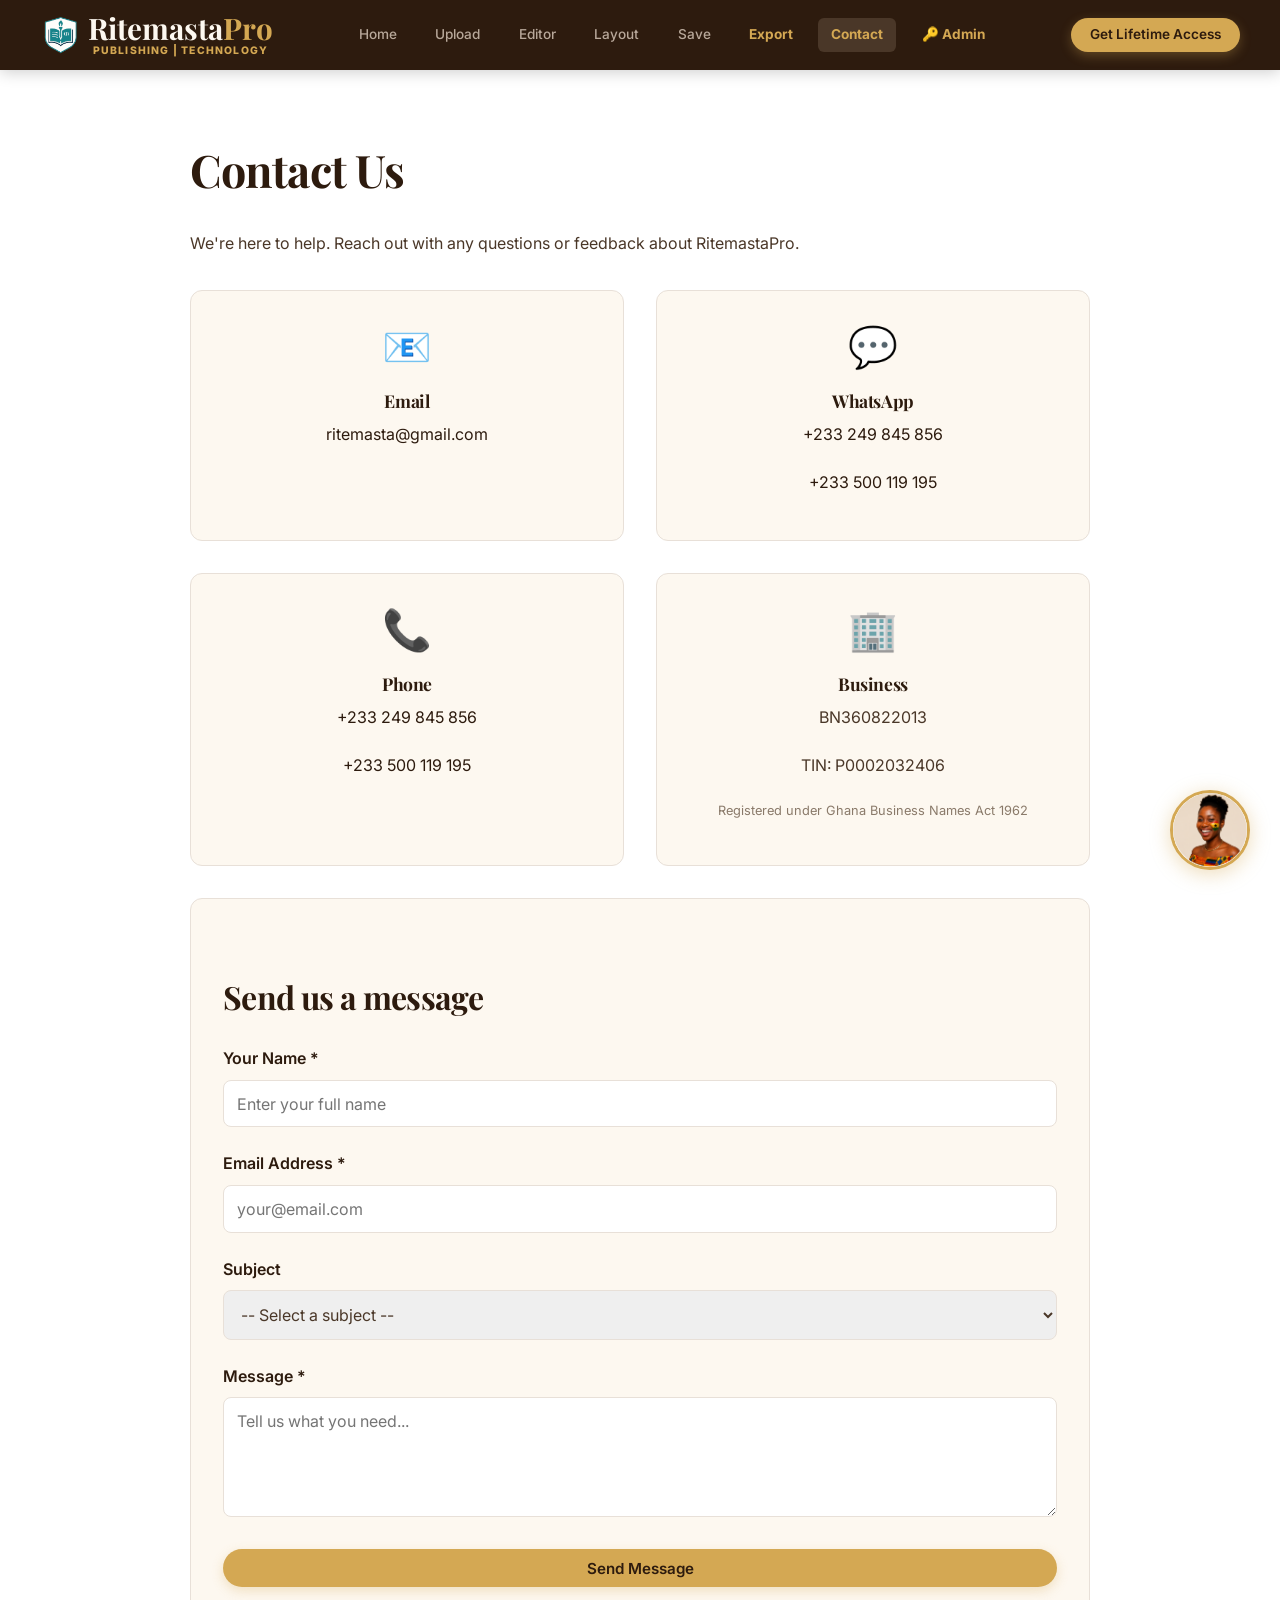
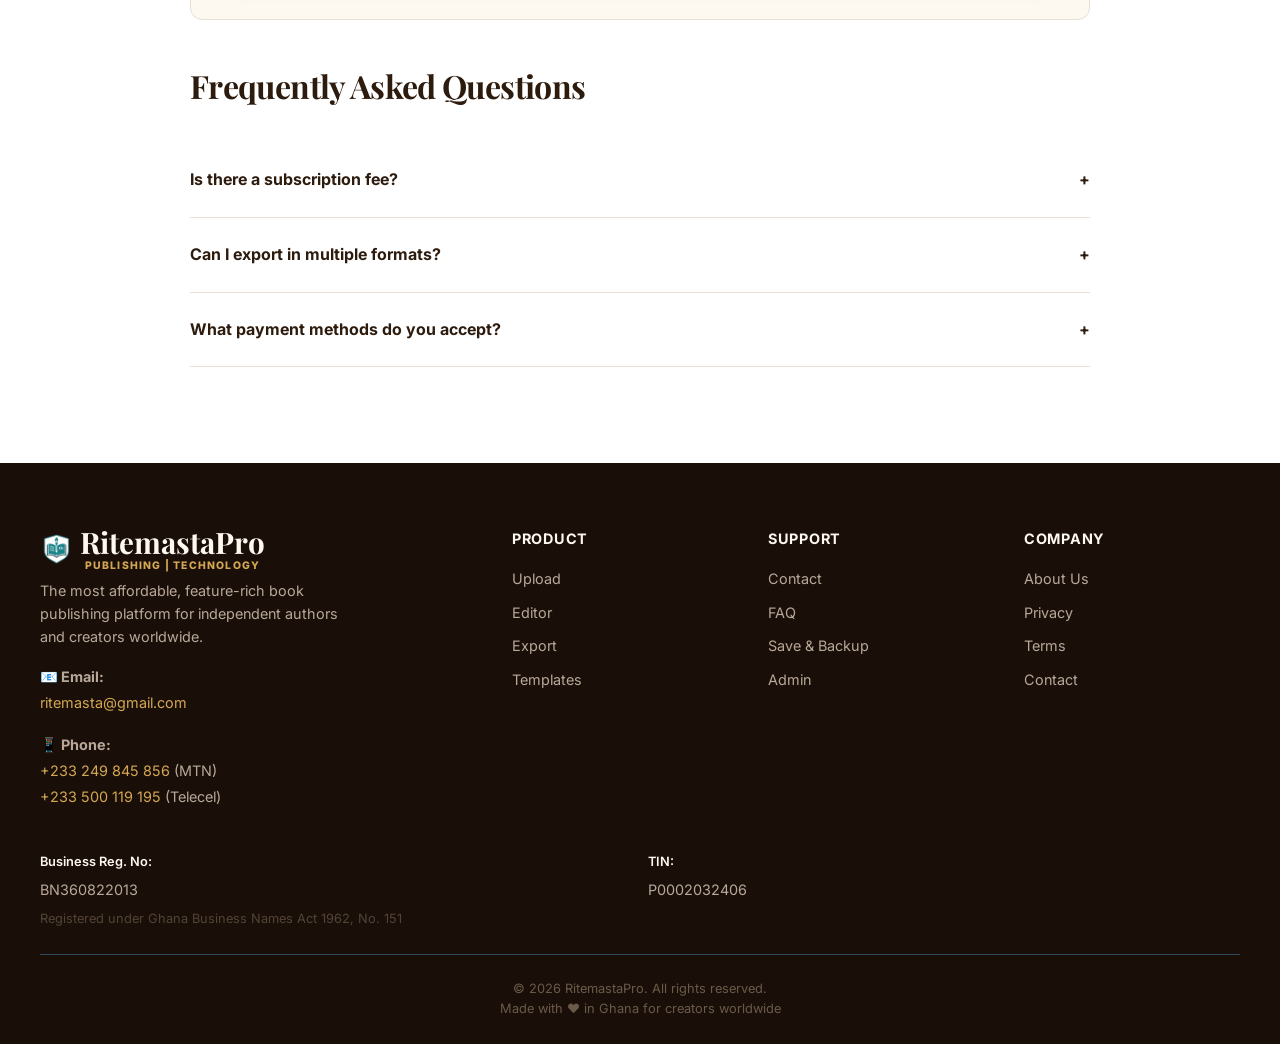
<file: contact.html>
<!DOCTYPE html>
<html lang="en">
<head>
    <meta charset="UTF-8">
    <meta name="viewport" content="width=device-width, initial-scale=1.0">
    <title>Contact Us – RitemastaPro</title>
    <link rel="preconnect" href="https://fonts.googleapis.com">
    <link rel="preconnect" href="https://fonts.gstatic.com" crossorigin>
    <link href="https://fonts.googleapis.com/css2?family=Playfair+Display:wght@700&family=Inter:wght@400;500;600;700&display=swap" rel="stylesheet">
    <style>
        /* ===== RESET & BASE ===== */
        * { margin: 0; padding: 0; box-sizing: border-box; }
        body {
            font-family: 'Inter', -apple-system, BlinkMacSystemFont, sans-serif;
            background: #FDF8F0;
            color: #2D1B0E;
            line-height: 1.6;
        }
        h1, h2, h3, h4, h5, h6 {
            font-family: 'Playfair Display', Georgia, serif;
            font-weight: 700;
            color: #2D1B0E;
            letter-spacing: -0.02em;
        }
        a { text-decoration: none; color: inherit; }

        /* ===== HEADER ===== */
        .header {
            background: #2D1B0E;
            padding: 0.8rem 1.5rem;
            position: sticky;
            top: 0;
            z-index: 1000;
            box-shadow: 0 2px 15px rgba(0,0,0,0.2);
        }
        .header-inner {
            max-width: 1200px;
            margin: 0 auto;
            display: flex;
            justify-content: space-between;
            align-items: center;
            gap: 1rem;
            flex-wrap: wrap;
        }
        .logo {
            display: flex;
            align-items: center;
            gap: 0.5rem;
            font-size: 1.2rem;
            font-weight: 700;
            color: #FDF8F0;
            font-family: 'Playfair Display', serif;
        }
        .logo-icon {
            width: 40px;
            height: 40px;
            display: flex;
            align-items: center;
            justify-content: center;
        }
        .logo-icon img {
            width: 100%;
            height: 100%;
            object-fit: contain;
        }
        .logo-accent { color: #D4A853; }
        .brand-lockup {
            display: flex;
            flex-direction: column;
            align-items: center;
            line-height: 1;
        }
        .brand-name {
            font-family: 'Playfair Display', serif;
            font-size: 1.85rem;
            font-weight: 700;
            color: #FDF8F0;
            line-height: 1;
        }
        .brand-tagline {
            font-family: 'Inter', sans-serif;
            color: #D4A853;
            font-size: 0.65rem;
            font-weight: 800;
            letter-spacing: 1.2px;
            text-transform: uppercase;
            margin-top: 4px;
        }
        .nav {
            display: flex;
            gap: 0.8rem;
            flex-wrap: wrap;
            align-items: center;
        }
        .nav-link {
            color: #B8A89A;
            padding: 0.4rem 0.8rem;
            border-radius: 6px;
            font-size: 0.85rem;
            font-weight: 500;
            transition: 0.2s;
        }
        .nav-link:hover { color: #FDF8F0; }
        .nav-link.active { color: #FDF8F0; background: #4A3728; }
        .nav-link.highlight { color: #D4A853; font-weight: 700; }

        /* ===== BUTTONS ===== */
        .btn {
            display: inline-block;
            padding: 0.6rem 1.5rem;
            border: none;
            border-radius: 50px;
            font-weight: 600;
            cursor: pointer;
            transition: all 0.3s ease;
            text-decoration: none;
            font-size: 0.95rem;
            font-family: 'Inter', sans-serif;
        }
        .btn-primary {
            background: #D4A853;
            color: #2D1B0E;
            box-shadow: 0 4px 12px rgba(212, 168, 83, 0.3);
        }
        .btn-primary:hover {
            background: #C49A42;
            transform: translateY(-2px);
            box-shadow: 0 6px 20px rgba(212, 168, 83, 0.4);
        }
        .btn-small { padding: 0.4rem 1.2rem; font-size: 0.85rem; }
        .pulse-btn { animation: pulse 2s infinite; }
        @keyframes pulse {
            0% { box-shadow: 0 0 0 0 rgba(212, 168, 83, 0.7); }
            70% { box-shadow: 0 0 0 10px rgba(212, 168, 83, 0); }
            100% { box-shadow: 0 0 0 0 rgba(212, 168, 83, 0); }
        }

        /* ===== PAGE CONTENT ===== */
        .page-content {
            padding: 4rem 1.5rem;
            background: white;
            min-height: calc(100vh - 300px);
        }
        .page-container {
            max-width: 900px;
            margin: 0 auto;
        }
        .page-content h1 {
            font-size: 2.8rem;
            margin-bottom: 1.5rem;
            color: #2D1B0E;
        }
        .page-content h2 {
            font-size: 2rem;
            margin-top: 2.5rem;
            margin-bottom: 1.5rem;
            color: #2D1B0E;
        }
        .page-content p {
            margin-bottom: 1.2rem;
            color: #4A3728;
            line-height: 1.8;
        }

        .contact-grid {
            display: grid;
            grid-template-columns: 1fr 1fr;
            gap: 2rem;
            margin: 2rem 0;
        }
        .contact-card {
            background: #FDF8F0;
            border-radius: 12px;
            padding: 1.5rem;
            border: 1px solid #E8E0D8;
            text-align: center;
        }
        .contact-card .icon { font-size: 2.5rem; margin-bottom: 0.5rem; }
        .contact-card h3 { font-size: 1.1rem; margin-bottom: 0.3rem; }
        .contact-card p { color: #4A3728; }
        .contact-card a { color: #2D1B0E; transition: 0.2s; }
        .contact-card a:hover { color: #D4A853; }

        .contact-form {
            background: #FDF8F0;
            border-radius: 12px;
            padding: 2rem;
            border: 1px solid #E8E0D8;
            margin: 2rem 0;
        }
        .form-group { margin-bottom: 1.5rem; }
        .form-group label {
            display: block;
            margin-bottom: 0.5rem;
            font-weight: 600;
            color: #2D1B0E;
        }
        .form-group input,
        .form-group select,
        .form-group textarea {
            width: 100%;
            padding: 0.8rem;
            border: 1px solid #E8E0D8;
            border-radius: 8px;
            font-family: 'Inter', sans-serif;
            font-size: 1rem;
            color: #4A3728;
        }
        .form-group textarea {
            min-height: 120px;
            resize: vertical;
        }
        .form-group input:focus,
        .form-group select:focus,
        .form-group textarea:focus {
            outline: none;
            border-color: #D4A853;
            box-shadow: 0 0 0 3px rgba(212, 168, 83, 0.1);
        }

        .faq { margin: 2rem 0; }
        .faq-item {
            border-bottom: 1px solid #E8E0D8;
            padding: 1.5rem 0;
        }
        .faq-question {
            font-weight: 700;
            cursor: pointer;
            display: flex;
            justify-content: space-between;
            align-items: center;
        }
        .faq-answer {
            margin-top: 1rem;
            display: none;
            color: #4A3728;
        }
        .faq-item.open .faq-answer { display: block; }

        /* ===== FLOATING BOT (YAA) WITH YOUR IMAGES ===== */
        .floating-bot {
            position: fixed;
            bottom: 30px;
            right: 30px;
            z-index: 9999;
            display: flex;
            flex-direction: column;
            align-items: flex-end;
        }

        .bot-avatar {
            width: 80px;
            height: 80px;
            cursor: pointer;
            border-radius: 50%;
            box-shadow: 0 4px 20px rgba(212, 168, 83, 0.4);
            transition: 0.3s;
            border: 3px solid #D4A853;
            overflow: hidden;
            background: #FDF8F0;
        }

        .bot-avatar:hover {
            transform: scale(1.05);
            box-shadow: 0 6px 30px rgba(212, 168, 83, 0.5);
        }

        .bot-avatar img {
            width: 100%;
            height: 100%;
            object-fit: cover;
            display: block;
        }

        /* Hover effect: change image */
        .bot-avatar:hover img {
            content: url('image2.png');
        }

        .bot-window {
            background: white;
            border-radius: 12px;
            box-shadow: 0 4px 20px rgba(0,0,0,0.15);
            width: 320px;
            max-height: 420px;
            overflow-y: auto;
            padding: 1.2rem;
            display: none;
            margin-bottom: 1rem;
            border: 1px solid #E8E0D8;
        }

        .bot-window.open { display: block; }

        .bot-header {
            display: flex;
            justify-content: space-between;
            align-items: center;
            margin-bottom: 1rem;
            border-bottom: 1px solid #E8E0D8;
            padding-bottom: 0.5rem;
        }

        .bot-header h4 {
            font-family: 'Inter', sans-serif;
            font-size: 1rem;
            color: #2D1B0E;
        }

        .bot-close {
            cursor: pointer;
            color: #8A7A6A;
            font-size: 1.2rem;
        }

        .bot-message {
            background: #FDF8F0;
            border-radius: 8px;
            padding: 0.8rem;
            margin-bottom: 0.8rem;
            font-size: 0.9rem;
            color: #4A3728;
        }

        .bot-btn {
            display: block;
            width: 100%;
            padding: 0.6rem;
            background: #D4A853;
            color: #2D1B0E;
            border: none;
            border-radius: 6px;
            cursor: pointer;
            margin-bottom: 0.5rem;
            text-align: center;
            font-weight: 600;
            transition: 0.2s;
        }

        .bot-btn:hover { background: #C49A42; }

        /* ===== FOOTER ===== */
        .footer {
            background: #1A0F08;
            color: #B8A89A;
            padding: 4rem 1.5rem 1.5rem;
        }
        .footer-inner { max-width: 1200px; margin: 0 auto; }
        .footer-grid {
            display: grid;
            grid-template-columns: 2fr 1fr 1fr 1fr;
            gap: 2.5rem;
            margin-bottom: 2.5rem;
        }
        .footer-col h4 {
            font-family: 'Inter', sans-serif;
            font-size: 0.9rem;
            color: #FDF8F0;
            margin-bottom: 1rem;
            letter-spacing: 0.05em;
            text-transform: uppercase;
        }
        .footer-logo {
            font-size: 1.2rem;
            font-weight: 700;
            color: #FDF8F0;
            font-family: 'Playfair Display', serif;
            margin-bottom: 0.5rem;
            display: flex;
            align-items: center;
            gap: 0.5rem;
        }
        .footer-logo-icon {
            width: 32px;
            height: 32px;
            display: flex;
            align-items: center;
            justify-content: center;
        }
        .footer-logo-icon img {
            width: 100%;
            height: 100%;
            object-fit: contain;
        }
        .footer-desc {
            font-size: 0.9rem;
            line-height: 1.6;
            max-width: 300px;
            margin-bottom: 1rem;
        }
        .footer-contact {
            font-size: 0.9rem;
            line-height: 1.8;
        }
        .footer-contact a { color: #D4A853; transition: 0.2s; }
        .footer-contact a:hover { color: #FDF8F0; }
        .footer-links { list-style: none; }
        .footer-links li { margin-bottom: 0.5rem; }
        .footer-links a {
            font-size: 0.9rem;
            transition: 0.2s;
        }
        .footer-links a:hover { color: #D4A853; }
        .footer-bottom {
            border-top: 1px solid #2D4A5A;
            padding-top: 1.5rem;
            text-align: center;
            font-size: 0.8rem;
            color: #6A5A4A;
        }
        .footer-legal {
            display: grid;
            grid-template-columns: repeat(auto-fit, minmax(200px, 1fr));
            gap: 1rem;
            margin: 1.5rem 0;
            font-size: 0.8rem;
            line-height: 1.8;
        }
        .legal-item { color: #8A7A6A; }
        .legal-label { color: #FDF8F0; font-weight: 600; }
        .legal-value {
            color: #B8A89A;
            font-size: 0.9rem;
            margin-top: 0.25rem;
        }
        .legal-subtext {
            color: #6A5A4A;
            font-size: 0.8rem;
            margin-top: 0.25rem;
            opacity: 0.7;
        }

        @media (max-width: 768px) {
            .header-inner {
                flex-direction: column;
                align-items: center;
            }
            .nav {
                justify-content: center;
                width: 100%;
            }
            .contact-grid {
                grid-template-columns: 1fr;
            }
            .footer-grid {
                grid-template-columns: 1fr;
            }
            .footer-legal {
                grid-template-columns: 1fr;
            }
            .floating-bot {
                bottom: 15px;
                right: 15px;
            }
            .bot-avatar {
                width: 60px;
                height: 60px;
            }
            .bot-window {
                width: 280px;
            }
        }
    </style>
</head>
<body>
    <!-- HEADER -->
    <header class="header">
        <div class="header-inner">
            <div class="logo">
                <div class="logo-icon">
                    <img src="logo.png" alt="RitemastaPro Logo">
                </div>
                <div class="brand-lockup">
                    <span class="brand-name">Ritemasta<span class="logo-accent">Pro</span></span>
                    <span class="brand-tagline">PUBLISHING | TECHNOLOGY</span>
                </div>
            </div>
            <nav class="nav">
                <a href="index.html" class="nav-link">Home</a>
                <a href="upload.html" class="nav-link">Upload</a>
                <a href="editor.html" class="nav-link">Editor</a>
                <a href="layout.html" class="nav-link">Layout</a>
                <a href="save.html" class="nav-link">Save</a>
                <a href="export.html" class="nav-link highlight">Export</a>
                <a href="contact.html" class="nav-link active highlight">Contact</a>
                <a href="admin.html" class="nav-link highlight">🔑 Admin</a>
            </nav>
            <div>
                <a href="export.html" class="btn btn-primary btn-small pulse-btn">Get Lifetime Access</a>
            </div>
        </div>
    </header>

    <!-- PAGE CONTENT -->
    <section class="page-content">
        <div class="page-container">
            <h1>Contact Us</h1>
            <p>We're here to help. Reach out with any questions or feedback about RitemastaPro.</p>

            <div class="contact-grid">
                <div class="contact-card">
                    <div class="icon">📧</div>
                    <h3>Email</h3>
                    <p><a href="mailto:ritemasta@gmail.com">ritemasta@gmail.com</a></p>
                </div>
                <div class="contact-card">
                    <div class="icon">💬</div>
                    <h3>WhatsApp</h3>
                    <p><a href="https://wa.me/233249845856">+233 249 845 856</a></p>
                    <p><a href="https://wa.me/233500119195">+233 500 119 195</a></p>
                </div>
                <div class="contact-card">
                    <div class="icon">📞</div>
                    <h3>Phone</h3>
                    <p><a href="tel:+233249845856">+233 249 845 856</a></p>
                    <p><a href="tel:+233500119195">+233 500 119 195</a></p>
                </div>
                <div class="contact-card">
                    <div class="icon">🏢</div>
                    <h3>Business</h3>
                    <p>BN360822013</p>
                    <p>TIN: P0002032406</p>
                    <p style="font-size: 0.8rem; color: #8A7A6A;">Registered under Ghana Business Names Act 1962</p>
                </div>
            </div>

            <div class="contact-form">
                <h2>Send us a message</h2>
                <form onsubmit="sendMessage(event)">
                    <div class="form-group">
                        <label>Your Name *</label>
                        <input type="text" placeholder="Enter your full name" required>
                    </div>
                    <div class="form-group">
                        <label>Email Address *</label>
                        <input type="email" placeholder="your@email.com" required>
                    </div>
                    <div class="form-group">
                        <label>Subject</label>
                        <select required>
                            <option value="">-- Select a subject --</option>
                            <option value="general">General Enquiry</option>
                            <option value="technical">Technical Assistance</option>
                            <option value="sales">Sales / Access Pass Purchase</option>
                            <option value="partnership">Partnership / Collaboration</option>
                            <option value="feedback">Feedback / Suggestion</option>
                            <option value="complaint">Complaint</option>
                        </select>
                    </div>
                    <div class="form-group">
                        <label>Message *</label>
                        <textarea placeholder="Tell us what you need..." required></textarea>
                    </div>
                    <button type="submit" class="btn btn-primary" style="width: 100%;">Send Message</button>
                </form>
            </div>

            <h2>Frequently Asked Questions</h2>
            <div class="faq">
                <div class="faq-item" onclick="toggleFAQ(this)">
                    <div class="faq-question">Is there a subscription fee? <span>+</span></div>
                    <div class="faq-answer">No! RitemastaPro is a one-time $49.99 payment for lifetime access.</div>
                </div>
                <div class="faq-item" onclick="toggleFAQ(this)">
                    <div class="faq-question">Can I export in multiple formats? <span>+</span></div>
                    <div class="faq-answer">Yes! PDF, EPUB, MOBI, DOCX, HTML, and more.</div>
                </div>
                <div class="faq-item" onclick="toggleFAQ(this)">
                    <div class="faq-question">What payment methods do you accept? <span>+</span></div>
                    <div class="faq-answer">Mobile Money (MTN/Telecel), Cryptocurrency (ETH/BNB/SOL/BTC).</div>
                </div>
            </div>
        </div>
    </section>

    <!-- FLOATING BOT (YAA) WITH YOUR IMAGES -->
    <div class="floating-bot">
        <div class="bot-window" id="botWindow">
            <div class="bot-header">
                <h4>🤖 Yaa</h4>
                <span class="bot-close" onclick="toggleBot()">✕</span>
            </div>
            <div class="bot-message">
                👋 Hi! I'm Yaa, your RitemastaPro assistant. How can I help you today?
            </div>
            <button class="bot-btn" onclick="botResponse('pricing')">💰 Pricing & Access Pass</button>
            <button class="bot-btn" onclick="botResponse('features')">✨ Key Features</button>
            <button class="bot-btn" onclick="botResponse('export')">📤 Export Formats</button>
            <button class="bot-btn" onclick="botResponse('contact')">📞 Contact Support</button>
            <div id="botResponse" style="margin-top: 0.5rem; font-size: 0.9rem; color: #4A3728;"></div>
        </div>

        <!-- Yaa Avatar - Image 1 (Default) -->
        <div class="bot-avatar" onclick="toggleBot()">
            <img src="image1.png" alt="Yaa - RitemastaPro Assistant">
        </div>
    </div>

    <!-- FOOTER -->
    <footer class="footer">
        <div class="footer-inner">
            <div class="footer-grid">
                <div class="footer-col">
                    <div class="footer-logo">
                        <div class="footer-logo-icon">
                            <img src="logo.png" alt="RitemastaPro Logo">
                        </div>
                        <div class="brand-lockup">
                            <span class="brand-name">RitemastaPro</span>
                            <span class="brand-tagline">PUBLISHING | TECHNOLOGY</span>
                        </div>
                    </div>
                    <p class="footer-desc">The most affordable, feature-rich book publishing platform for independent authors and creators worldwide.</p>
                    <div class="footer-contact">
                        <p><strong>📧 Email:</strong></p>
                        <p><a href="mailto:ritemasta@gmail.com">ritemasta@gmail.com</a></p>
                        <p style="margin-top: 1rem;"><strong>📱 Phone:</strong></p>
                        <p><a href="https://wa.me/233249845856">+233 249 845 856</a> (MTN)</p>
                        <p><a href="https://wa.me/233500119195">+233 500 119 195</a> (Telecel)</p>
                    </div>
                </div>
                <div class="footer-col">
                    <h4>Product</h4>
                    <ul class="footer-links">
                        <li><a href="upload.html">Upload</a></li>
                        <li><a href="editor.html">Editor</a></li>
                        <li><a href="export.html">Export</a></li>
                        <li><a href="layout.html">Templates</a></li>
                    </ul>
                </div>
                <div class="footer-col">
                    <h4>Support</h4>
                    <ul class="footer-links">
                        <li><a href="contact.html">Contact</a></li>
                        <li><a href="contact.html">FAQ</a></li>
                        <li><a href="save.html">Save & Backup</a></li>
                        <li><a href="admin.html">Admin</a></li>
                    </ul>
                </div>
                <div class="footer-col">
                    <h4>Company</h4>
                    <ul class="footer-links">
                        <li><a href="about.html">About Us</a></li>
                        <li><a href="privacy.html">Privacy</a></li>
                        <li><a href="terms.html">Terms</a></li>
                        <li><a href="contact.html">Contact</a></li>
                    </ul>
                </div>
            </div>

            <div class="footer-legal">
                <div class="legal-item">
                    <div class="legal-label">Business Reg. No:</div>
                    <div class="legal-value">BN360822013</div>
                    <div class="legal-subtext">Registered under Ghana Business Names Act 1962, No. 151</div>
                </div>
                <div class="legal-item">
                    <div class="legal-label">TIN:</div>
                    <div class="legal-value">P0002032406</div>
                </div>
            </div>

            <div class="footer-bottom">
                <p>&copy; 2026 RitemastaPro. All rights reserved.</p>
                <p>Made with ❤️ in Ghana for creators worldwide</p>
            </div>
        </div>
    </footer>

    <script>
        // ===== CONTACT FORM =====
        function sendMessage(e) {
            e.preventDefault();
            alert('Thank you! We will get back to you within 24 hours.');
        }

        // ===== FAQ TOGGLE =====
        function toggleFAQ(item) {
            item.classList.toggle('open');
            const span = item.querySelector('span');
            span.textContent = item.classList.contains('open') ? '−' : '+';
        }

        // ===== FLOATING BOT (YAA) =====
        function toggleBot() {
            const window = document.getElementById('botWindow');
            window.classList.toggle('open');
        }

        function botResponse(type) {
            const responseEl = document.getElementById('botResponse');
            const messages = {
                'pricing': '💰 **Pricing:** RitemastaPro is a one-time payment of **$49.99** (or equivalent in GHS). You get lifetime access with no recurring fees.',
                'features': '✨ **Key Features:** 28 professional templates, 6+ export formats (PDF, EPUB, MOBI, DOCX, HTML), auto-save & backup, and a powerful two-panel editor.',
                'export': '📤 **Export Formats:** You can export your book as PDF (print-ready), EPUB (eBook), MOBI (Kindle), DOCX (Word), HTML (web), and magazine layouts.',
                'contact': '📞 **Contact Support:** You can reach us via email at <a href="mailto:ritemasta@gmail.com">ritemasta@gmail.com</a> or WhatsApp at <a href="https://wa.me/233249845856">+233 249 845 856</a>.'
            };
            responseEl.innerHTML = messages[type] || 'Please select an option above.';
        }
    </script>
</body>
</html>
</file>
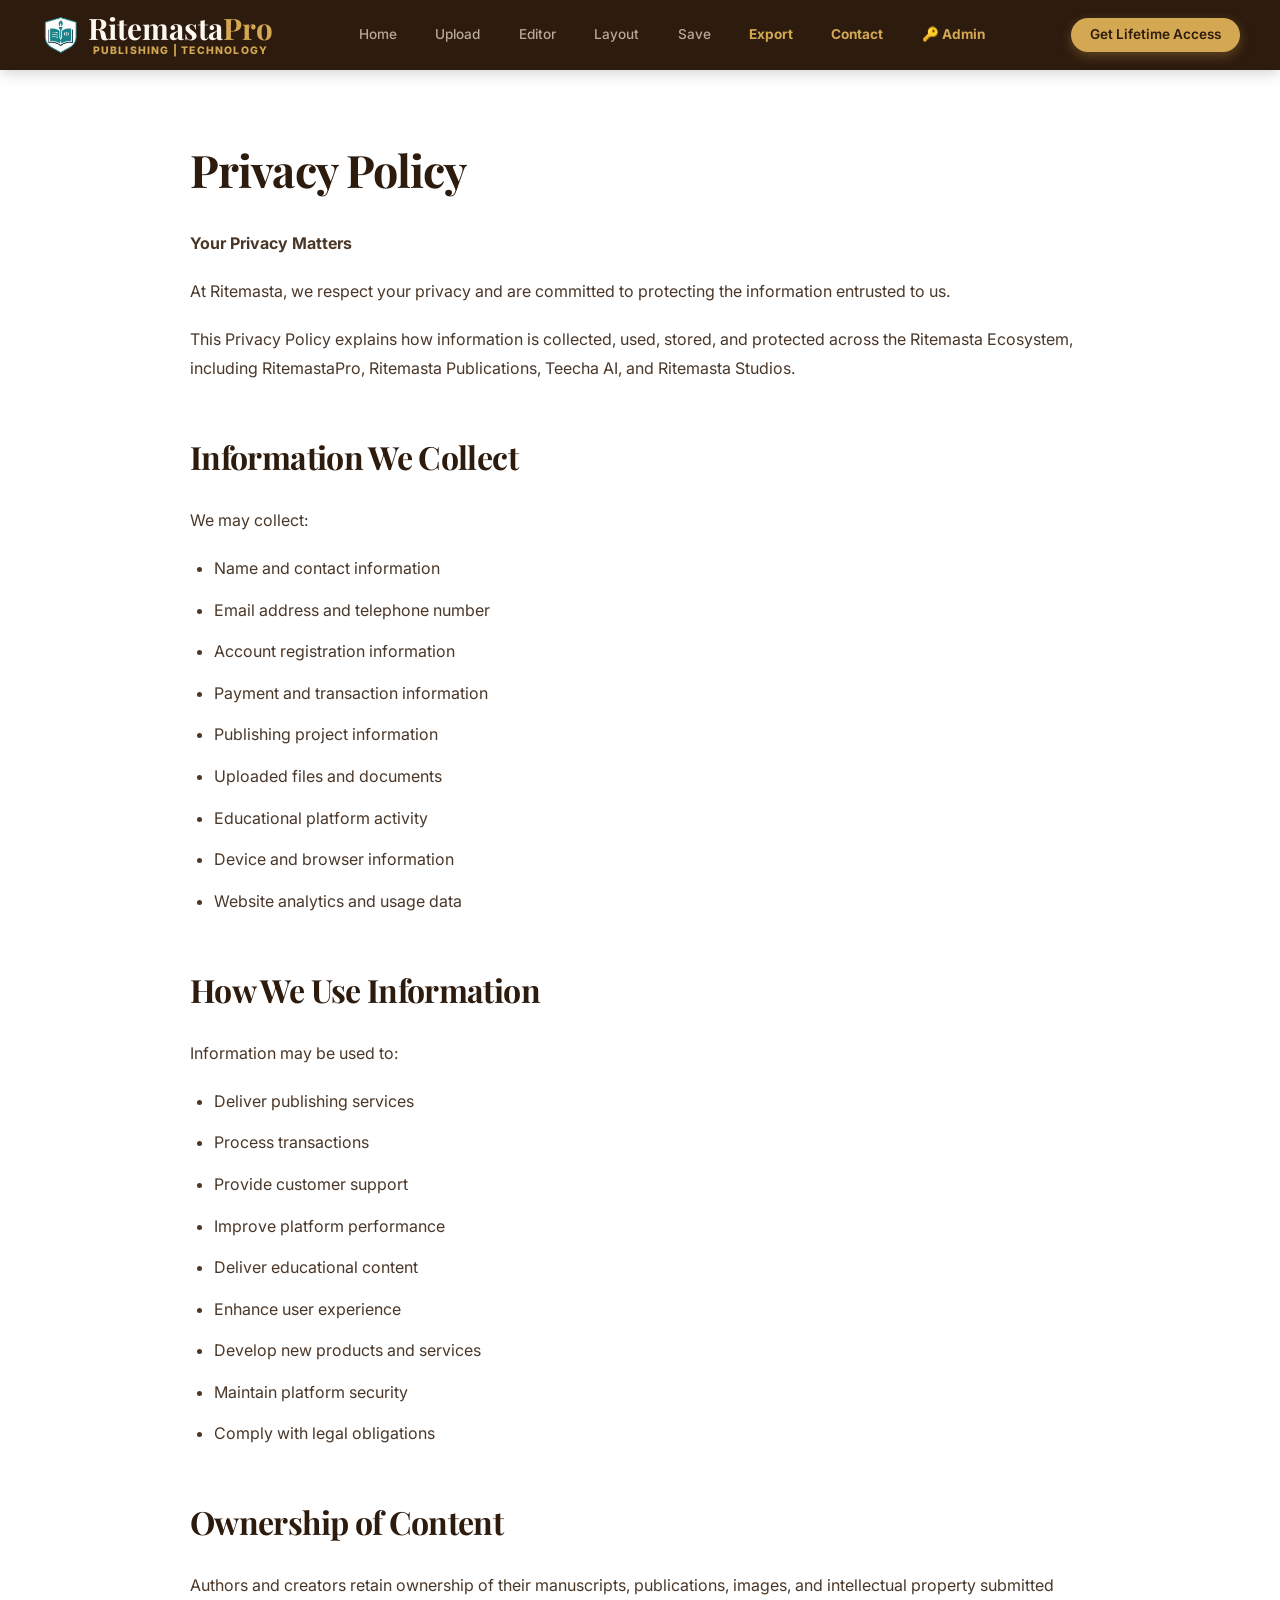
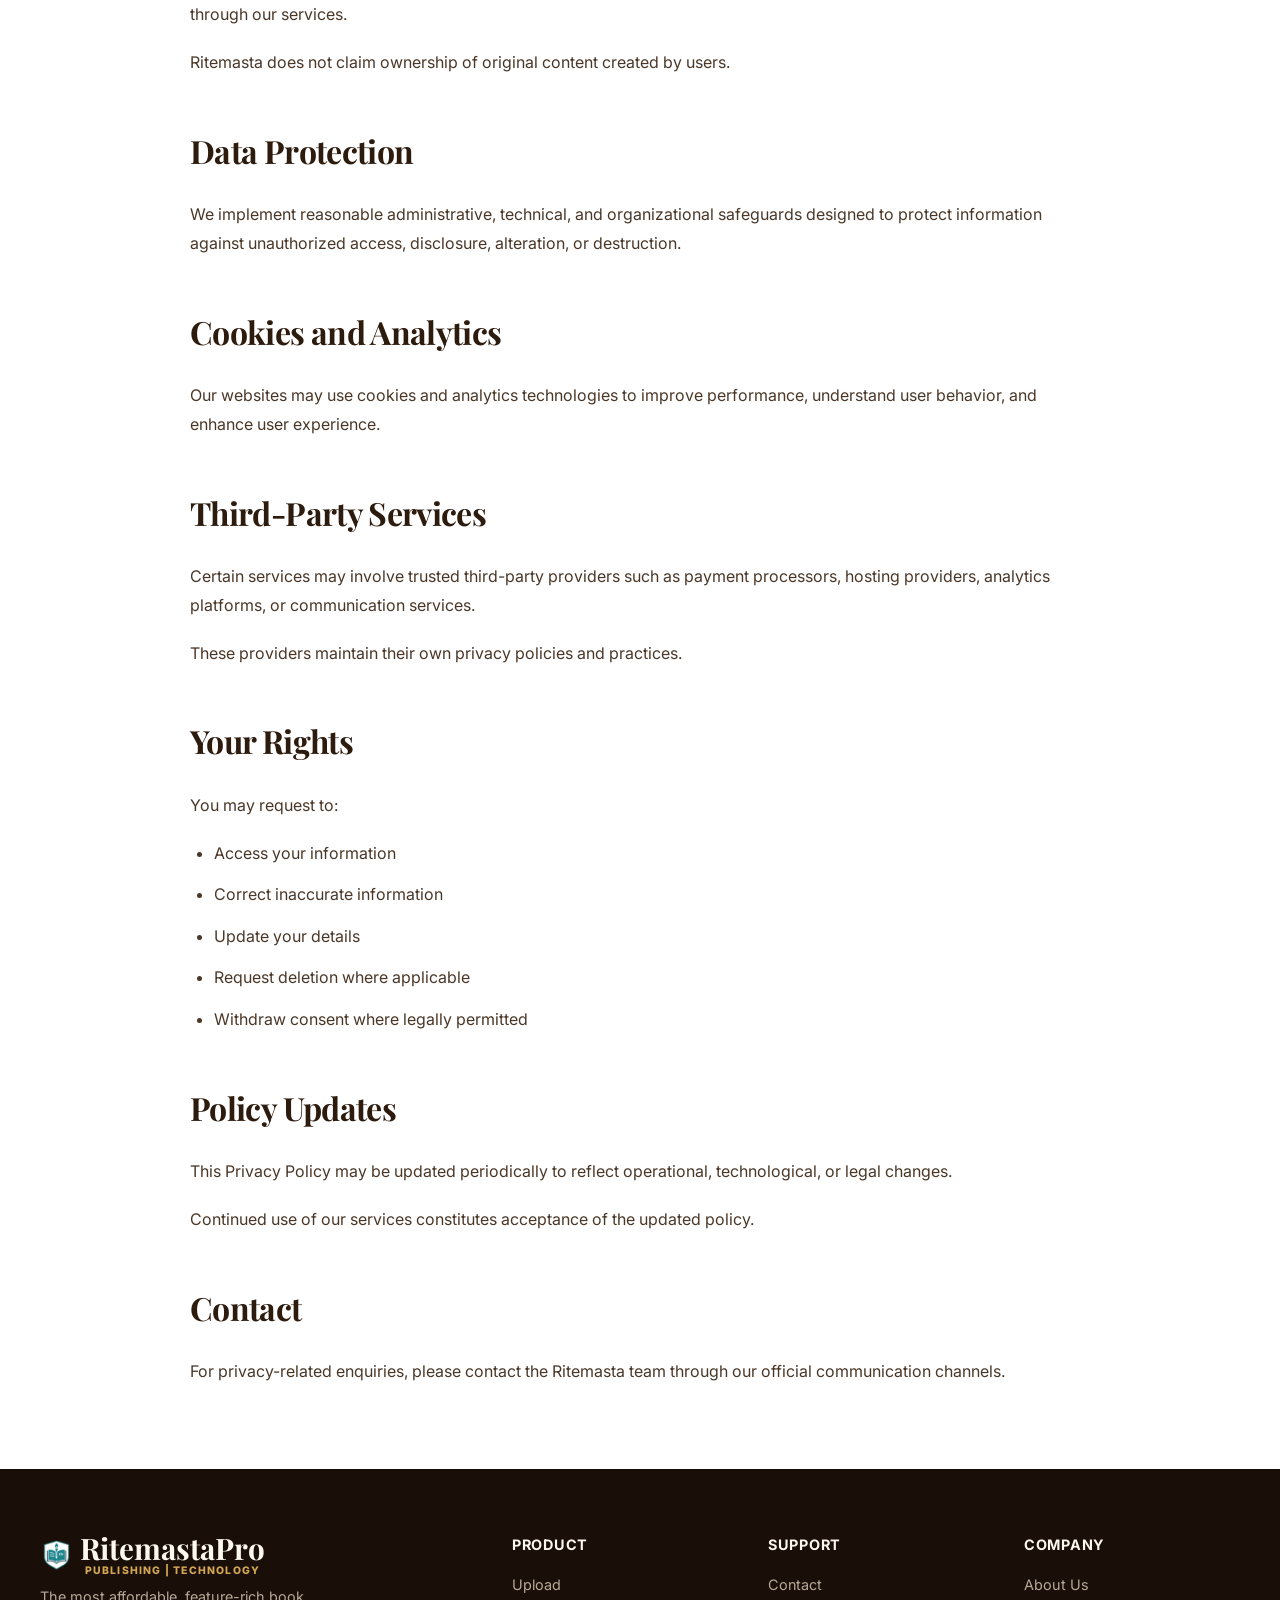
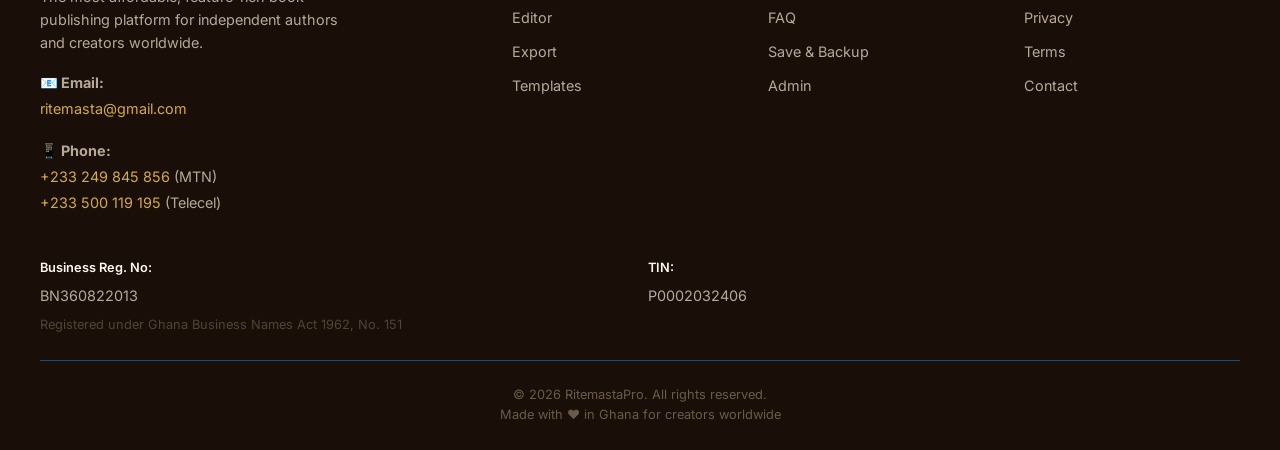
<file: privacy.html>
<!DOCTYPE html>
<html lang="en">
<head>
    <meta charset="UTF-8">
    <meta name="viewport" content="width=device-width, initial-scale=1.0">
    <title>Privacy Policy – Ritemasta</title>
    <link rel="preconnect" href="https://fonts.googleapis.com">
    <link rel="preconnect" href="https://fonts.gstatic.com" crossorigin>
    <link href="https://fonts.googleapis.com/css2?family=Playfair+Display:wght@700&family=Inter:wght@400;500;600;700&display=swap" rel="stylesheet">
    <style>
        * { margin: 0; padding: 0; box-sizing: border-box; }
        body { font-family: 'Inter', -apple-system, BlinkMacSystemFont, sans-serif; background: #FDF8F0; color: #2D1B0E; line-height: 1.6; }
        h1, h2, h3, h4, h5, h6 { font-family: 'Playfair Display', Georgia, serif; font-weight: 700; color: #2D1B0E; letter-spacing: -0.02em; }
        a { text-decoration: none; color: inherit; }
        .container { max-width: 1200px; margin: 0 auto; padding: 0 1.5rem; }
        
        .header { background: #2D1B0E; padding: 0.8rem 1.5rem; position: sticky; top: 0; z-index: 1000; box-shadow: 0 2px 15px rgba(0,0,0,0.2); }
        .header-inner { max-width: 1200px; margin: 0 auto; display: flex; justify-content: space-between; align-items: center; gap: 1rem; flex-wrap: wrap; }
        .logo { display: flex; align-items: center; gap: 0.5rem; font-size: 1.2rem; font-weight: 700; color: #FDF8F0; font-family: 'Playfair Display', serif; }
        .logo-icon { width: 40px; height: 40px; display: flex; align-items: center; justify-content: center; }
        .logo-icon img { width: 100%; height: 100%; object-fit: contain; }
        .logo-accent { color: #D4A853; }
        .brand-lockup { display: flex; flex-direction: column; align-items: center; line-height: 1; }
        .brand-name { font-family: 'Playfair Display', serif; font-size: 1.85rem; font-weight: 700; color: #FDF8F0; line-height: 1; }
        .brand-tagline { font-family: 'Inter', sans-serif; color: #D4A853; font-size: 0.65rem; font-weight: 800; letter-spacing: 1.2px; text-transform: uppercase; margin-top: 4px; }
        .nav { display: flex; gap: 0.8rem; flex-wrap: wrap; align-items: center; }
        .nav-link { color: #B8A89A; padding: 0.4rem 0.8rem; border-radius: 6px; font-size: 0.85rem; font-weight: 500; transition: 0.2s; }
        .nav-link:hover { color: #FDF8F0; }
        .nav-link.active { color: #FDF8F0; background: #4A3728; }
        .nav-link.highlight { color: #D4A853; font-weight: 700; }
        .btn { display: inline-block; padding: 0.6rem 1.5rem; border: none; border-radius: 50px; font-weight: 600; cursor: pointer; transition: all 0.3s ease; text-decoration: none; font-size: 0.95rem; font-family: 'Inter', sans-serif; }
        .btn-primary { background: #D4A853; color: #2D1B0E; box-shadow: 0 4px 12px rgba(212, 168, 83, 0.3); }
        .btn-primary:hover { background: #C49A42; transform: translateY(-2px); box-shadow: 0 6px 20px rgba(212, 168, 83, 0.4); }
        .btn-small { padding: 0.4rem 1.2rem; font-size: 0.85rem; }
        .pulse-btn { animation: pulse 2s infinite; }
        @keyframes pulse { 0% { box-shadow: 0 0 0 0 rgba(212, 168, 83, 0.7); } 70% { box-shadow: 0 0 0 10px rgba(212, 168, 83, 0); } 100% { box-shadow: 0 0 0 0 rgba(212, 168, 83, 0); } }
        
        .page-content { padding: 4rem 1.5rem; background: white; min-height: calc(100vh - 300px); }
        .page-container { max-width: 900px; margin: 0 auto; }
        .page-content h1 { font-size: 2.8rem; margin-bottom: 1.5rem; color: #2D1B0E; }
        .page-content h2 { font-size: 2rem; margin-top: 3rem; margin-bottom: 1.5rem; color: #2D1B0E; }
        .page-content p { margin-bottom: 1.2rem; color: #4A3728; line-height: 1.8; font-size: 1rem; }
        .page-content ul { margin-left: 1.5rem; margin-bottom: 1.5rem; }
        .page-content li { margin-bottom: 0.8rem; color: #4A3728; line-height: 1.8; }
        
        .footer { background: #1A0F08; color: #B8A89A; padding: 4rem 1.5rem 1.5rem; }
        .footer-inner { max-width: 1200px; margin: 0 auto; }
        .footer-grid { display: grid; grid-template-columns: 2fr 1fr 1fr 1fr; gap: 2.5rem; margin-bottom: 2.5rem; }
        .footer-col h4 { font-family: 'Inter', sans-serif; font-size: 0.9rem; color: #FDF8F0; margin-bottom: 1rem; letter-spacing: 0.05em; text-transform: uppercase; }
        .footer-logo { font-size: 1.2rem; font-weight: 700; color: #FDF8F0; font-family: 'Playfair Display', serif; margin-bottom: 0.5rem; display: flex; align-items: center; gap: 0.5rem; }
        .footer-logo-icon { width: 32px; height: 32px; display: flex; align-items: center; justify-content: center; }
        .footer-logo-icon img { width: 100%; height: 100%; object-fit: contain; }
        .footer-desc { font-size: 0.9rem; line-height: 1.6; max-width: 300px; margin-bottom: 1rem; }
        .footer-contact { font-size: 0.9rem; line-height: 1.8; }
        .footer-contact a { color: #D4A853; transition: 0.2s; }
        .footer-contact a:hover { color: #FDF8F0; }
        .footer-links { list-style: none; }
        .footer-links li { margin-bottom: 0.5rem; }
        .footer-links a { font-size: 0.9rem; transition: 0.2s; }
        .footer-links a:hover { color: #D4A853; }
        .footer-bottom { border-top: 1px solid #2D4A5A; padding-top: 1.5rem; text-align: center; font-size: 0.8rem; color: #6A5A4A; }
        .footer-legal { display: grid; grid-template-columns: repeat(auto-fit, minmax(200px, 1fr)); gap: 1rem; margin: 1.5rem 0; font-size: 0.8rem; line-height: 1.8; }
        .legal-item { color: #8A7A6A; }
        .legal-label { color: #FDF8F0; font-weight: 600; }
        .legal-value { color: #B8A89A; font-size: 0.9rem; margin-top: 0.25rem; }
        .legal-subtext { color: #6A5A4A; font-size: 0.8rem; margin-top: 0.25rem; opacity: 0.7; }
        
        @media (max-width: 1024px) { .footer-grid { grid-template-columns: 1fr 1fr; } }
        @media (max-width: 768px) { .header-inner { flex-direction: column; align-items: center; } .nav { justify-content: center; } .page-content h1 { font-size: 1.8rem; } .page-content h2 { font-size: 1.4rem; } .footer-grid { grid-template-columns: 1fr; } .footer-legal { grid-template-columns: 1fr; } }
        @media (max-width: 480px) { .page-content h1 { font-size: 1.5rem; } }
    </style>
</head>
<body>
    <header class="header">
        <div class="header-inner">
            <div class="logo">
                <div class="logo-icon"><img src="logo.png" alt="Ritemasta Logo"></div>
                <div class="brand-lockup">
                    <span class="brand-name">Ritemasta<span class="logo-accent">Pro</span></span>
                    <span class="brand-tagline">PUBLISHING | TECHNOLOGY</span>
                </div>
            </div>
            <nav class="nav">
                <a href="index.html" class="nav-link">Home</a>
                <a href="upload.html" class="nav-link">Upload</a>
                <a href="editor.html" class="nav-link">Editor</a>
                <a href="layout.html" class="nav-link">Layout</a>
                <a href="save.html" class="nav-link">Save</a>
                <a href="export.html" class="nav-link highlight">Export</a>
                <a href="contact.html" class="nav-link highlight">Contact</a>
                <a href="admin.html" class="nav-link highlight">🔑 Admin</a>
            </nav>
            <div><a href="export.html" class="btn btn-primary btn-small pulse-btn">Get Lifetime Access</a></div>
        </div>
    </header>

    <section class="page-content">
        <div class="page-container">
            <h1>Privacy Policy</h1>
            <p><strong>Your Privacy Matters</strong></p>
            <p>At Ritemasta, we respect your privacy and are committed to protecting the information entrusted to us.</p>
            <p>This Privacy Policy explains how information is collected, used, stored, and protected across the Ritemasta Ecosystem, including RitemastaPro, Ritemasta Publications, Teecha AI, and Ritemasta Studios.</p>

            <h2>Information We Collect</h2>
            <p>We may collect:</p>
            <ul>
                <li>Name and contact information</li>
                <li>Email address and telephone number</li>
                <li>Account registration information</li>
                <li>Payment and transaction information</li>
                <li>Publishing project information</li>
                <li>Uploaded files and documents</li>
                <li>Educational platform activity</li>
                <li>Device and browser information</li>
                <li>Website analytics and usage data</li>
            </ul>

            <h2>How We Use Information</h2>
            <p>Information may be used to:</p>
            <ul>
                <li>Deliver publishing services</li>
                <li>Process transactions</li>
                <li>Provide customer support</li>
                <li>Improve platform performance</li>
                <li>Deliver educational content</li>
                <li>Enhance user experience</li>
                <li>Develop new products and services</li>
                <li>Maintain platform security</li>
                <li>Comply with legal obligations</li>
            </ul>

            <h2>Ownership of Content</h2>
            <p>Authors and creators retain ownership of their manuscripts, publications, images, and intellectual property submitted through our services.</p>
            <p>Ritemasta does not claim ownership of original content created by users.</p>

            <h2>Data Protection</h2>
            <p>We implement reasonable administrative, technical, and organizational safeguards designed to protect information against unauthorized access, disclosure, alteration, or destruction.</p>

            <h2>Cookies and Analytics</h2>
            <p>Our websites may use cookies and analytics technologies to improve performance, understand user behavior, and enhance user experience.</p>

            <h2>Third-Party Services</h2>
            <p>Certain services may involve trusted third-party providers such as payment processors, hosting providers, analytics platforms, or communication services.</p>
            <p>These providers maintain their own privacy policies and practices.</p>

            <h2>Your Rights</h2>
            <p>You may request to:</p>
            <ul>
                <li>Access your information</li>
                <li>Correct inaccurate information</li>
                <li>Update your details</li>
                <li>Request deletion where applicable</li>
                <li>Withdraw consent where legally permitted</li>
            </ul>

            <h2>Policy Updates</h2>
            <p>This Privacy Policy may be updated periodically to reflect operational, technological, or legal changes.</p>
            <p>Continued use of our services constitutes acceptance of the updated policy.</p>

            <h2>Contact</h2>
            <p>For privacy-related enquiries, please contact the Ritemasta team through our official communication channels.</p>
        </div>
    </section>

    <footer class="footer">
        <div class="footer-inner">
            <div class="footer-grid">
                <div class="footer-col">
                    <div class="footer-logo">
                        <div class="footer-logo-icon"><img src="logo.png" alt="Ritemasta Logo"></div>
                        <div class="brand-lockup">
                            <span class="brand-name">RitemastaPro</span>
                            <span class="brand-tagline">PUBLISHING | TECHNOLOGY</span>
                        </div>
                    </div>
                    <p class="footer-desc">The most affordable, feature-rich book publishing platform for independent authors and creators worldwide.</p>
                    <div class="footer-contact">
                        <p><strong>📧 Email:</strong></p>
                        <p><a href="mailto:ritemasta@gmail.com">ritemasta@gmail.com</a></p>
                        <p style="margin-top: 1rem;"><strong>📱 Phone:</strong></p>
                        <p><a href="https://wa.me/233249845856">+233 249 845 856</a> (MTN)</p>
                        <p><a href="https://wa.me/233500119195">+233 500 119 195</a> (Telecel)</p>
                    </div>
                </div>
                <div class="footer-col">
                    <h4>Product</h4>
                    <ul class="footer-links">
                        <li><a href="upload.html">Upload</a></li>
                        <li><a href="editor.html">Editor</a></li>
                        <li><a href="export.html">Export</a></li>
                        <li><a href="layout.html">Templates</a></li>
                    </ul>
                </div>
                <div class="footer-col">
                    <h4>Support</h4>
                    <ul class="footer-links">
                        <li><a href="contact.html">Contact</a></li>
                        <li><a href="contact.html">FAQ</a></li>
                        <li><a href="save.html">Save & Backup</a></li>
                        <li><a href="admin.html">Admin</a></li>
                    </ul>
                </div>
                <div class="footer-col">
                    <h4>Company</h4>
                    <ul class="footer-links">
                        <li><a href="about.html">About Us</a></li>
                        <li><a href="privacy.html">Privacy</a></li>
                        <li><a href="terms.html">Terms</a></li>
                        <li><a href="contact.html">Contact</a></li>
                    </ul>
                </div>
            </div>
            <div class="footer-legal">
                <div class="legal-item">
                    <div class="legal-label">Business Reg. No:</div>
                    <div class="legal-value">BN360822013</div>
                    <div class="legal-subtext">Registered under Ghana Business Names Act 1962, No. 151</div>
                </div>
                <div class="legal-item">
                    <div class="legal-label">TIN:</div>
                    <div class="legal-value">P0002032406</div>
                </div>
            </div>
            <div class="footer-bottom">
                <p>&copy; 2026 RitemastaPro. All rights reserved.</p>
                <p>Made with ❤️ in Ghana for creators worldwide</p>
            </div>
        </div>
    </footer>
</body>
</html>
</file>
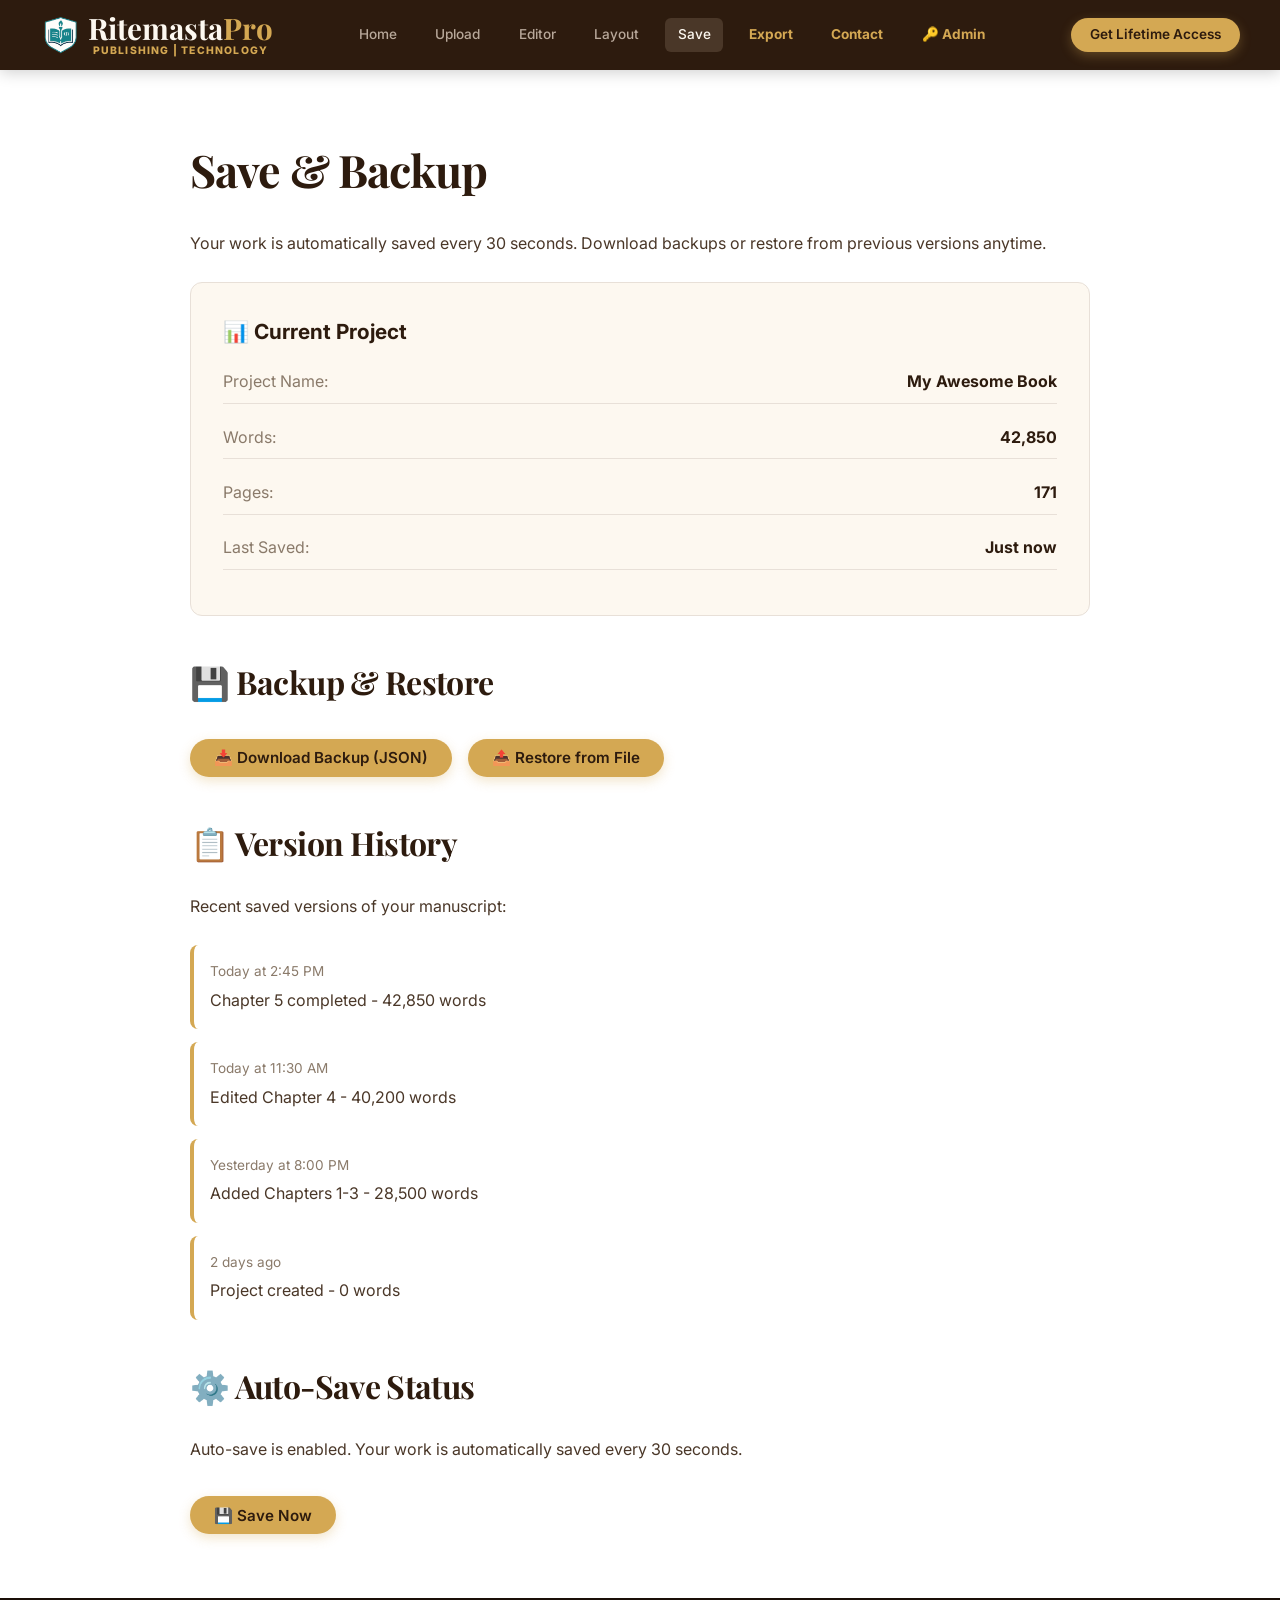
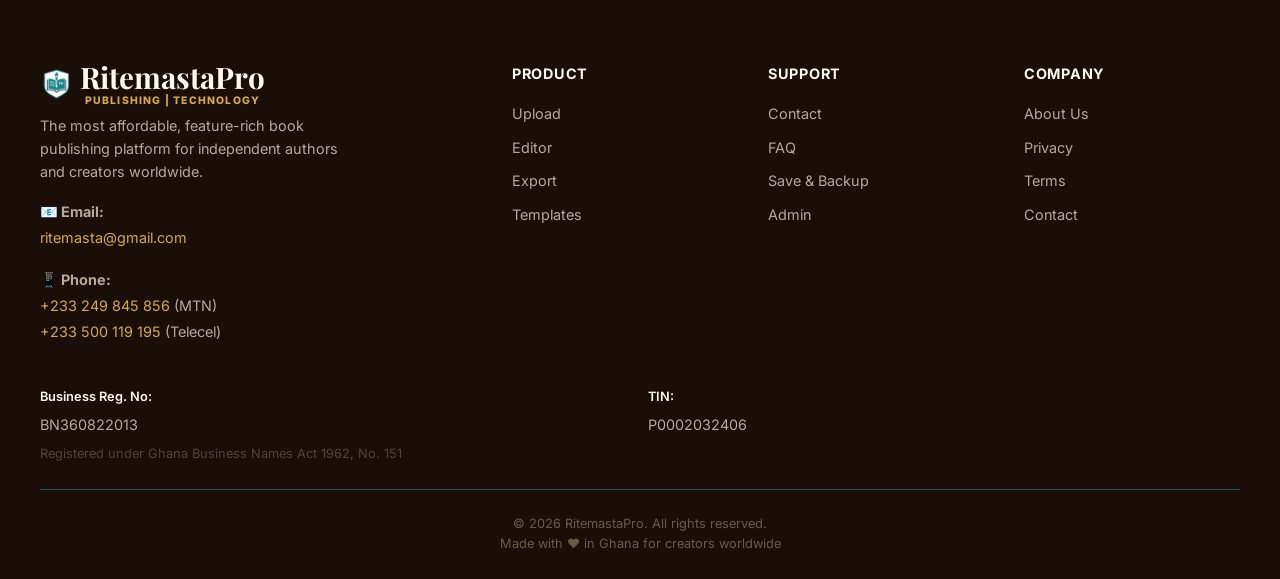
<file: save.html>
<!DOCTYPE html>
<html lang="en">
<head>
    <meta charset="UTF-8">
    <meta name="viewport" content="width=device-width, initial-scale=1.0">
    <title>Save & Backup – RitemastaPro</title>
    <link rel="preconnect" href="https://fonts.googleapis.com">
    <link rel="preconnect" href="https://fonts.gstatic.com" crossorigin>
    <link href="https://fonts.googleapis.com/css2?family=Playfair+Display:wght@700&family=Inter:wght@400;500;600;700&display=swap" rel="stylesheet">
    <style>
        /* ===== RESET & BASE ===== */
        * { margin: 0; padding: 0; box-sizing: border-box; }
        body {
            font-family: 'Inter', -apple-system, BlinkMacSystemFont, sans-serif;
            background: #FDF8F0;
            color: #2D1B0E;
            line-height: 1.6;
        }
        h1, h2, h3, h4, h5, h6 {
            font-family: 'Playfair Display', Georgia, serif;
            font-weight: 700;
            color: #2D1B0E;
            letter-spacing: -0.02em;
        }
        a { text-decoration: none; color: inherit; }
        .container { max-width: 1200px; margin: 0 auto; padding: 0 1.5rem; }

        /* ===== HEADER (Sticky, Dark) ===== */
        .header {
            background: #2D1B0E;
            padding: 0.8rem 1.5rem;
            position: sticky;
            top: 0;
            z-index: 1000;
            box-shadow: 0 2px 15px rgba(0,0,0,0.2);
        }
        .header-inner {
            max-width: 1200px;
            margin: 0 auto;
            display: flex;
            justify-content: space-between;
            align-items: center;
            gap: 1rem;
            flex-wrap: wrap;
        }
        .logo {
            display: flex;
            align-items: center;
            gap: 0.5rem;
            font-size: 1.2rem;
            font-weight: 700;
            color: #FDF8F0;
            font-family: 'Playfair Display', serif;
        }
        .logo-icon {
            width: 40px;
            height: 40px;
            display: flex;
            align-items: center;
            justify-content: center;
        }
        .logo-icon img {
            width: 100%;
            height: 100%;
            object-fit: contain;
        }
        .logo-accent { color: #D4A853; }
        .brand-lockup {
            display: flex;
            flex-direction: column;
            align-items: center;
            line-height: 1;
        }
        .brand-name {
            font-family: 'Playfair Display', serif;
            font-size: 1.85rem;
            font-weight: 700;
            color: #FDF8F0;
            line-height: 1;
        }
        .brand-tagline {
            font-family: 'Inter', sans-serif;
            color: #D4A853;
            font-size: 0.65rem;
            font-weight: 800;
            letter-spacing: 1.2px;
            text-transform: uppercase;
            margin-top: 4px;
        }
        .nav {
            display: flex;
            gap: 0.8rem;
            flex-wrap: wrap;
            align-items: center;
        }
        .nav-link {
            color: #B8A89A;
            padding: 0.4rem 0.8rem;
            border-radius: 6px;
            font-size: 0.85rem;
            font-weight: 500;
            transition: 0.2s;
        }
        .nav-link:hover { color: #FDF8F0; }
        .nav-link.active { color: #FDF8F0; background: #4A3728; }
        .nav-link.highlight { color: #D4A853; font-weight: 700; }

        /* ===== BUTTONS ===== */
        .btn {
            display: inline-block;
            padding: 0.6rem 1.5rem;
            border: none;
            border-radius: 50px;
            font-weight: 600;
            cursor: pointer;
            transition: all 0.3s ease;
            text-decoration: none;
            font-size: 0.95rem;
            font-family: 'Inter', sans-serif;
        }
        .btn-primary {
            background: #D4A853;
            color: #2D1B0E;
            box-shadow: 0 4px 12px rgba(212, 168, 83, 0.3);
        }
        .btn-primary:hover {
            background: #C49A42;
            transform: translateY(-2px);
            box-shadow: 0 6px 20px rgba(212, 168, 83, 0.4);
        }
        .btn-small { padding: 0.4rem 1.2rem; font-size: 0.85rem; }
        .pulse-btn { animation: pulse 2s infinite; }
        @keyframes pulse {
            0% { box-shadow: 0 0 0 0 rgba(212, 168, 83, 0.7); }
            70% { box-shadow: 0 0 0 10px rgba(212, 168, 83, 0); }
            100% { box-shadow: 0 0 0 0 rgba(212, 168, 83, 0); }
        }

        /* ===== PAGE CONTENT ===== */
        .page-content {
            padding: 4rem 1.5rem;
            background: white;
            min-height: calc(100vh - 300px);
        }
        .page-container {
            max-width: 900px;
            margin: 0 auto;
        }
        .page-content h1 {
            font-size: 2.8rem;
            margin-bottom: 1.5rem;
            color: #2D1B0E;
        }
        .page-content h2 {
            font-size: 2rem;
            margin-top: 2.5rem;
            margin-bottom: 1.5rem;
            color: #2D1B0E;
        }
        .page-content p {
            margin-bottom: 1.2rem;
            color: #4A3728;
            line-height: 1.8;
        }

        .card {
            background: #FDF8F0;
            border: 1px solid #E8E0D8;
            border-radius: 12px;
            padding: 2rem;
            margin: 1.5rem 0;
        }
        .card-title {
            font-size: 1.3rem;
            font-weight: 700;
            color: #2D1B0E;
            margin-bottom: 0.5rem;
        }
        .card-stat {
            display: flex;
            justify-content: space-between;
            margin: 0.8rem 0;
            padding: 0.5rem 0;
            border-bottom: 1px solid #E8E0D8;
        }
        .card-stat-label { color: #8A7A6A; }
        .card-stat-value { font-weight: 700; color: #2D1B0E; }

        .history-list { list-style: none; margin: 1.5rem 0; }
        .history-item {
            padding: 1rem;
            background: white;
            border-radius: 8px;
            margin-bottom: 0.8rem;
            border-left: 4px solid #D4A853;
        }
        .history-time { font-size: 0.85rem; color: #8A7A6A; }
        .history-text { color: #4A3728; margin-top: 0.3rem; }

        .action-buttons {
            display: flex;
            gap: 1rem;
            flex-wrap: wrap;
            margin-top: 2rem;
        }

        /* ===== FOOTER ===== */
        .footer {
            background: #1A0F08;
            color: #B8A89A;
            padding: 4rem 1.5rem 1.5rem;
        }
        .footer-inner { max-width: 1200px; margin: 0 auto; }
        .footer-grid {
            display: grid;
            grid-template-columns: 2fr 1fr 1fr 1fr;
            gap: 2.5rem;
            margin-bottom: 2.5rem;
        }
        .footer-col h4 {
            font-family: 'Inter', sans-serif;
            font-size: 0.9rem;
            color: #FDF8F0;
            margin-bottom: 1rem;
            letter-spacing: 0.05em;
            text-transform: uppercase;
        }
        .footer-logo {
            font-size: 1.2rem;
            font-weight: 700;
            color: #FDF8F0;
            font-family: 'Playfair Display', serif;
            margin-bottom: 0.5rem;
            display: flex;
            align-items: center;
            gap: 0.5rem;
        }
        .footer-logo-icon {
            width: 32px;
            height: 32px;
            display: flex;
            align-items: center;
            justify-content: center;
        }
        .footer-logo-icon img {
            width: 100%;
            height: 100%;
            object-fit: contain;
        }
        .footer-desc {
            font-size: 0.9rem;
            line-height: 1.6;
            max-width: 300px;
            margin-bottom: 1rem;
        }
        .footer-contact {
            font-size: 0.9rem;
            line-height: 1.8;
        }
        .footer-contact a { color: #D4A853; transition: 0.2s; }
        .footer-contact a:hover { color: #FDF8F0; }
        .footer-links { list-style: none; }
        .footer-links li { margin-bottom: 0.5rem; }
        .footer-links a {
            font-size: 0.9rem;
            transition: 0.2s;
        }
        .footer-links a:hover { color: #D4A853; }
        .footer-bottom {
            border-top: 1px solid #2D4A5A;
            padding-top: 1.5rem;
            text-align: center;
            font-size: 0.8rem;
            color: #6A5A4A;
        }
        .footer-legal {
            display: grid;
            grid-template-columns: repeat(auto-fit, minmax(200px, 1fr));
            gap: 1rem;
            margin: 1.5rem 0;
            font-size: 0.8rem;
            line-height: 1.8;
        }
        .legal-item { color: #8A7A6A; }
        .legal-label { color: #FDF8F0; font-weight: 600; }
        .legal-value {
            color: #B8A89A;
            font-size: 0.9rem;
            margin-top: 0.25rem;
        }
        .legal-subtext {
            color: #6A5A4A;
            font-size: 0.8rem;
            margin-top: 0.25rem;
            opacity: 0.7;
        }

        /* ===== MOBILE RESPONSIVE ===== */
        @media (max-width: 768px) {
            .header-inner {
                flex-direction: column;
                align-items: center;
            }
            .nav {
                justify-content: center;
                width: 100%;
            }
            .header-inner > div:last-child {
                width: 100%;
                display: flex;
                justify-content: center;
            }
            .page-content h1 { font-size: 2rem; }
            .action-buttons { flex-direction: column; }
            .footer-grid { grid-template-columns: 1fr; }
            .footer-legal { grid-template-columns: 1fr; }
        }
    </style>
</head>
<body>
    <!-- HEADER -->
    <header class="header">
        <div class="header-inner">
            <div class="logo">
                <div class="logo-icon">
                    <img src="logo.png" alt="RitemastaPro Logo">
                </div>
                <div class="brand-lockup">
                    <span class="brand-name">Ritemasta<span class="logo-accent">Pro</span></span>
                    <span class="brand-tagline">PUBLISHING | TECHNOLOGY</span>
                </div>
            </div>
            <nav class="nav">
                <a href="index.html" class="nav-link">Home</a>
                <a href="upload.html" class="nav-link">Upload</a>
                <a href="editor.html" class="nav-link">Editor</a>
                <a href="layout.html" class="nav-link">Layout</a>
                <a href="save.html" class="nav-link active">Save</a>
                <a href="export.html" class="nav-link highlight">Export</a>
                <a href="contact.html" class="nav-link highlight">Contact</a>
                <a href="admin.html" class="nav-link highlight">🔑 Admin</a>
            </nav>
            <div>
                <a href="export.html" class="btn btn-primary btn-small pulse-btn">Get Lifetime Access</a>
            </div>
        </div>
    </header>

    <!-- PAGE CONTENT -->
    <section class="page-content">
        <div class="page-container">
            <h1>Save & Backup</h1>
            <p>Your work is automatically saved every 30 seconds. Download backups or restore from previous versions anytime.</p>

            <div class="card">
                <div class="card-title">📊 Current Project</div>
                <div class="card-stat">
                    <span class="card-stat-label">Project Name:</span>
                    <span class="card-stat-value">My Awesome Book</span>
                </div>
                <div class="card-stat">
                    <span class="card-stat-label">Words:</span>
                    <span class="card-stat-value">42,850</span>
                </div>
                <div class="card-stat">
                    <span class="card-stat-label">Pages:</span>
                    <span class="card-stat-value">171</span>
                </div>
                <div class="card-stat">
                    <span class="card-stat-label">Last Saved:</span>
                    <span class="card-stat-value">Just now</span>
                </div>
            </div>

            <h2>💾 Backup & Restore</h2>
            <div class="action-buttons">
                <button class="btn btn-primary" onclick="downloadBackup()">📥 Download Backup (JSON)</button>
                <button class="btn btn-primary" onclick="document.getElementById('restoreInput').click();">📤 Restore from File</button>
                <input type="file" id="restoreInput" style="display: none;" accept=".json" onchange="restoreBackup()">
            </div>

            <h2>📋 Version History</h2>
            <p>Recent saved versions of your manuscript:</p>
            <ul class="history-list">
                <li class="history-item">
                    <div class="history-time">Today at 2:45 PM</div>
                    <div class="history-text">Chapter 5 completed - 42,850 words</div>
                </li>
                <li class="history-item">
                    <div class="history-time">Today at 11:30 AM</div>
                    <div class="history-text">Edited Chapter 4 - 40,200 words</div>
                </li>
                <li class="history-item">
                    <div class="history-time">Yesterday at 8:00 PM</div>
                    <div class="history-text">Added Chapters 1-3 - 28,500 words</div>
                </li>
                <li class="history-item">
                    <div class="history-time">2 days ago</div>
                    <div class="history-text">Project created - 0 words</div>
                </li>
            </ul>

            <h2>⚙️ Auto-Save Status</h2>
            <p>Auto-save is enabled. Your work is automatically saved every 30 seconds.</p>
            <div class="action-buttons">
                <button class="btn btn-primary" onclick="saveNow()">💾 Save Now</button>
            </div>
        </div>
    </section>

    <!-- FOOTER -->
    <footer class="footer">
        <div class="footer-inner">
            <div class="footer-grid">
                <div class="footer-col">
                    <div class="footer-logo">
                        <div class="footer-logo-icon">
                            <img src="logo.png" alt="RitemastaPro Logo">
                        </div>
                        <div class="brand-lockup">
                            <span class="brand-name">RitemastaPro</span>
                            <span class="brand-tagline">PUBLISHING | TECHNOLOGY</span>
                        </div>
                    </div>
                    <p class="footer-desc">The most affordable, feature-rich book publishing platform for independent authors and creators worldwide.</p>
                    <div class="footer-contact">
                        <p><strong>📧 Email:</strong></p>
                        <p><a href="mailto:ritemasta@gmail.com">ritemasta@gmail.com</a></p>
                        <p style="margin-top: 1rem;"><strong>📱 Phone:</strong></p>
                        <p><a href="https://wa.me/233249845856">+233 249 845 856</a> (MTN)</p>
                        <p><a href="https://wa.me/233500119195">+233 500 119 195</a> (Telecel)</p>
                    </div>
                </div>
                <div class="footer-col">
                    <h4>Product</h4>
                    <ul class="footer-links">
                        <li><a href="upload.html">Upload</a></li>
                        <li><a href="editor.html">Editor</a></li>
                        <li><a href="export.html">Export</a></li>
                        <li><a href="layout.html">Templates</a></li>
                    </ul>
                </div>
                <div class="footer-col">
                    <h4>Support</h4>
                    <ul class="footer-links">
                        <li><a href="contact.html">Contact</a></li>
                        <li><a href="contact.html">FAQ</a></li>
                        <li><a href="save.html">Save & Backup</a></li>
                        <li><a href="admin.html">Admin</a></li>
                    </ul>
                </div>
                <div class="footer-col">
                    <h4>Company</h4>
                    <ul class="footer-links">
                        <li><a href="about.html">About Us</a></li>
                        <li><a href="privacy.html">Privacy</a></li>
                        <li><a href="terms.html">Terms</a></li>
                        <li><a href="contact.html">Contact</a></li>
                    </ul>
                </div>
            </div>

            <div class="footer-legal">
                <div class="legal-item">
                    <div class="legal-label">Business Reg. No:</div>
                    <div class="legal-value">BN360822013</div>
                    <div class="legal-subtext">Registered under Ghana Business Names Act 1962, No. 151</div>
                </div>
                <div class="legal-item">
                    <div class="legal-label">TIN:</div>
                    <div class="legal-value">P0002032406</div>
                </div>
            </div>

            <div class="footer-bottom">
                <p>&copy; 2026 RitemastaPro. All rights reserved.</p>
                <p>Made with ❤️ in Ghana for creators worldwide</p>
            </div>
        </div>
    </footer>

    <script>
        function downloadBackup() {
            alert('Downloading backup...\nIn the full version, this would create a JSON file of your project.');
        }

        function restoreBackup() {
            alert('Restore functionality would process the selected JSON file.');
        }

        function saveNow() {
            alert('✅ Project saved successfully!');
        }
    </script>
</body>
</html>
</file>
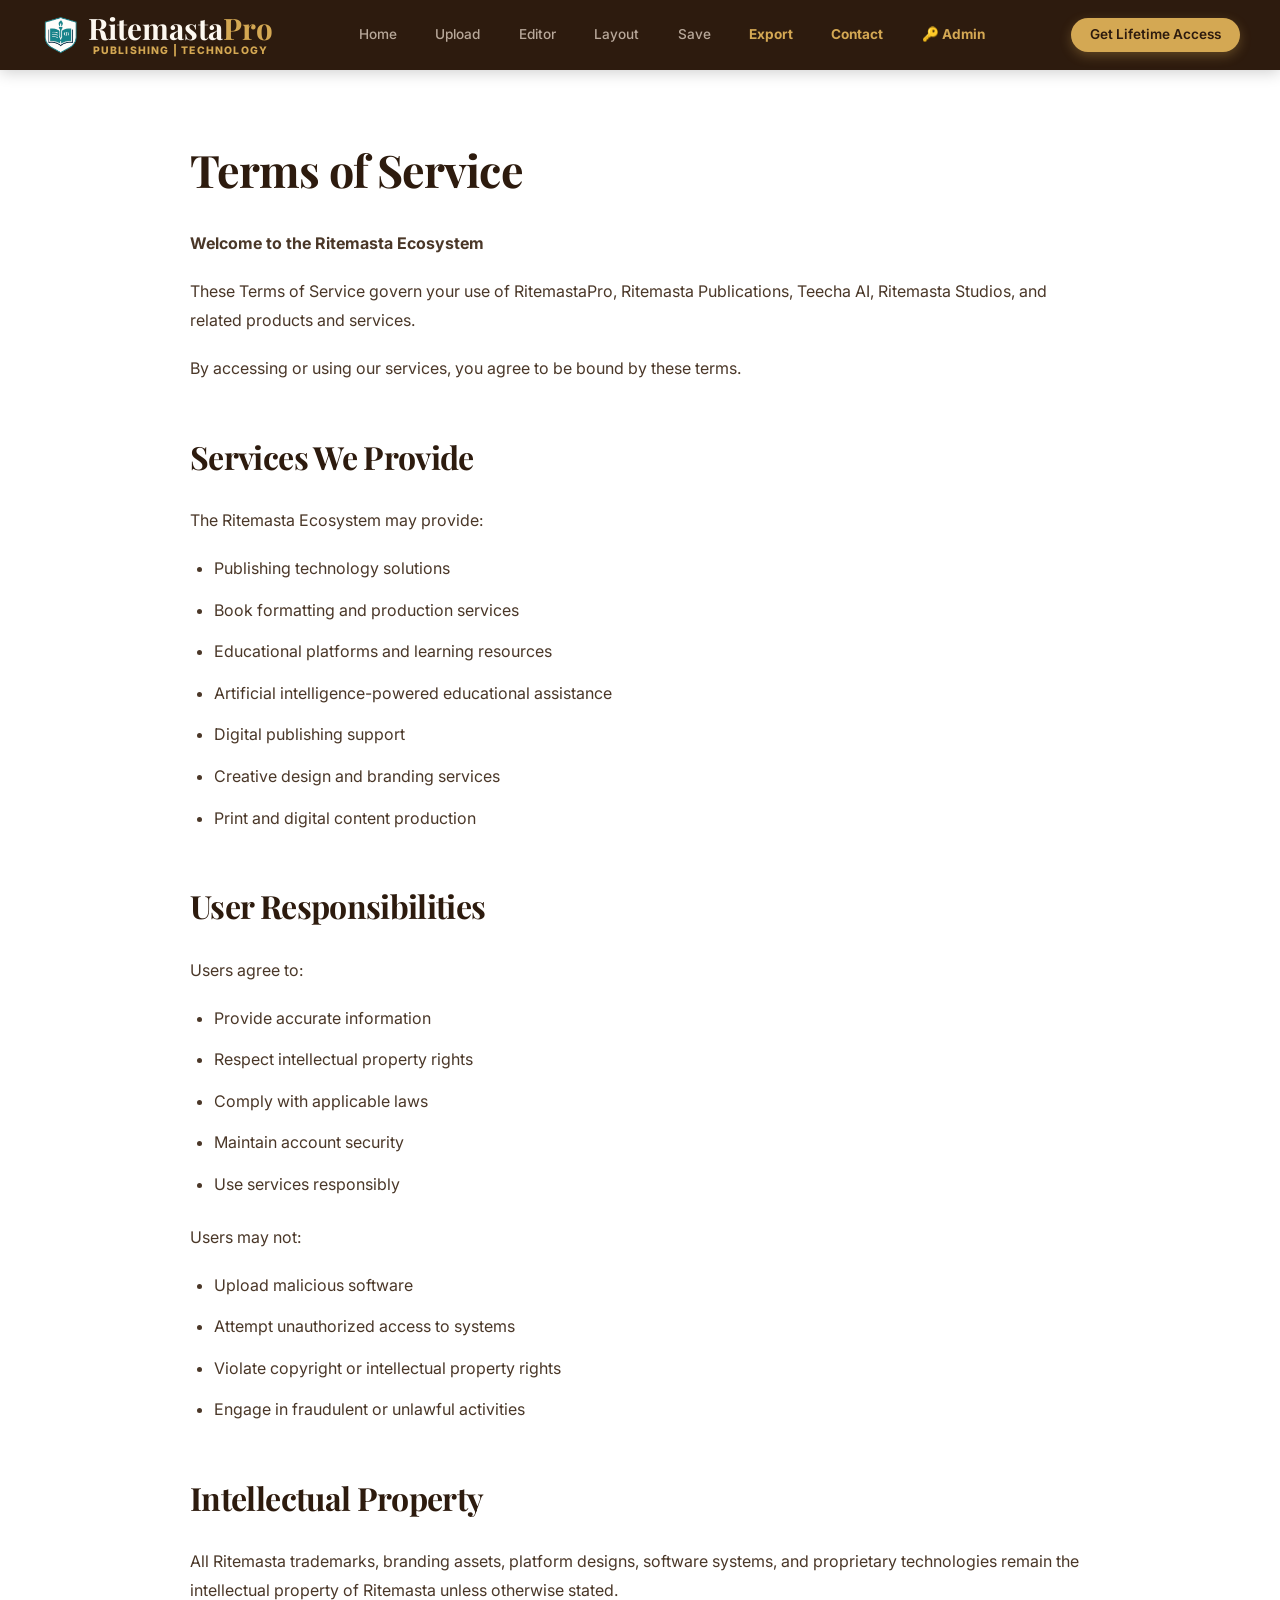
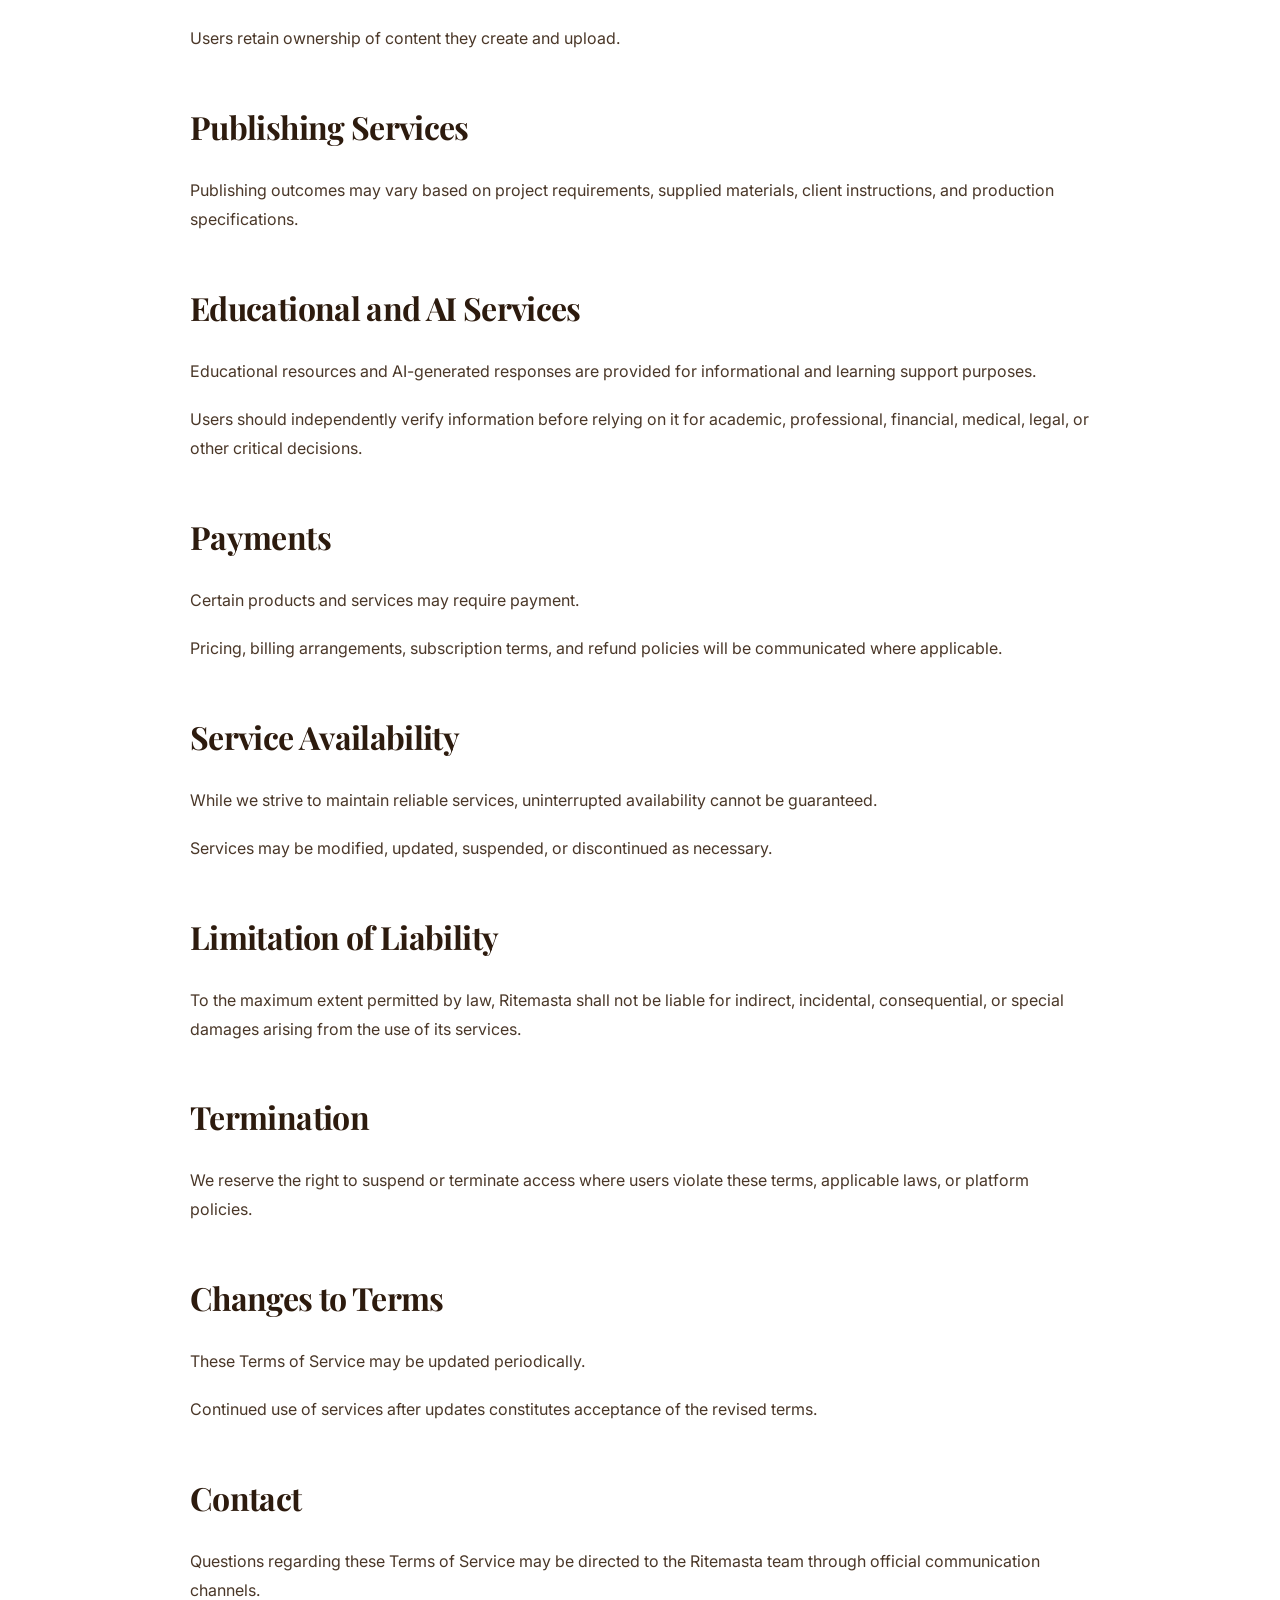
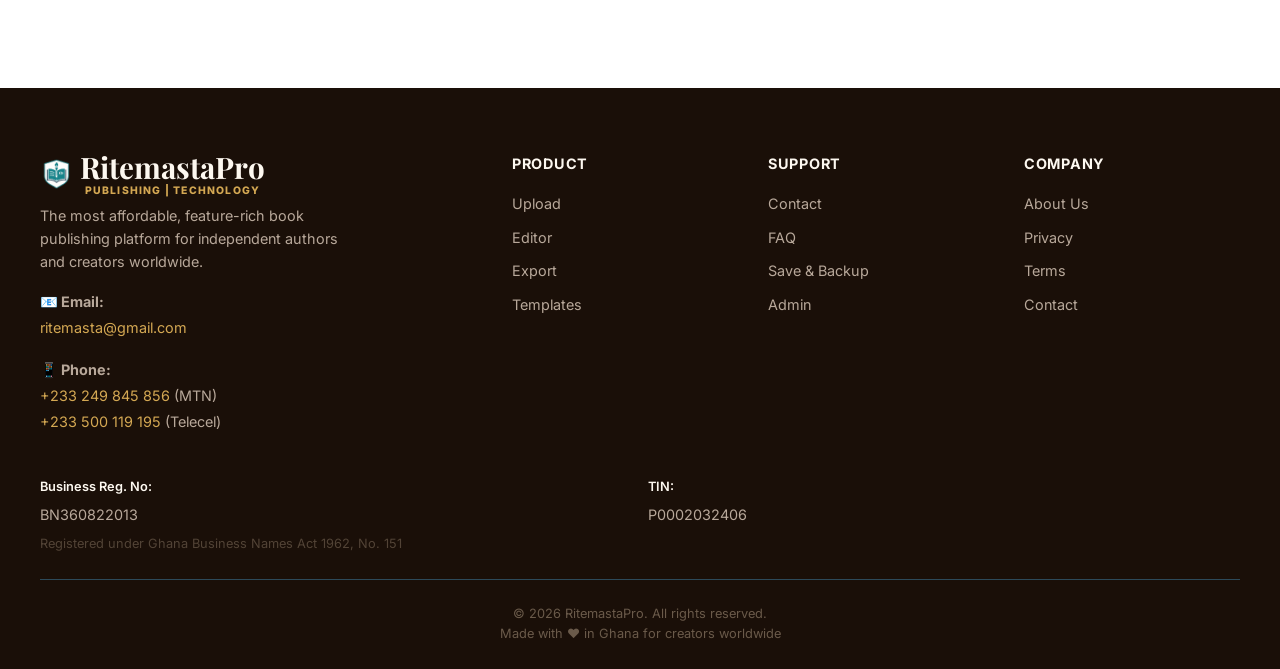
<file: terms.html>
<!DOCTYPE html>
<html lang="en">
<head>
    <meta charset="UTF-8">
    <meta name="viewport" content="width=device-width, initial-scale=1.0">
    <title>Terms of Service – Ritemasta</title>
    <link rel="preconnect" href="https://fonts.googleapis.com">
    <link rel="preconnect" href="https://fonts.gstatic.com" crossorigin>
    <link href="https://fonts.googleapis.com/css2?family=Playfair+Display:wght@700&family=Inter:wght@400;500;600;700&display=swap" rel="stylesheet">
    <style>
        * { margin: 0; padding: 0; box-sizing: border-box; }
        body { font-family: 'Inter', -apple-system, BlinkMacSystemFont, sans-serif; background: #FDF8F0; color: #2D1B0E; line-height: 1.6; }
        h1, h2, h3, h4, h5, h6 { font-family: 'Playfair Display', Georgia, serif; font-weight: 700; color: #2D1B0E; letter-spacing: -0.02em; }
        a { text-decoration: none; color: inherit; }
        .container { max-width: 1200px; margin: 0 auto; padding: 0 1.5rem; }
        
        .header { background: #2D1B0E; padding: 0.8rem 1.5rem; position: sticky; top: 0; z-index: 1000; box-shadow: 0 2px 15px rgba(0,0,0,0.2); }
        .header-inner { max-width: 1200px; margin: 0 auto; display: flex; justify-content: space-between; align-items: center; gap: 1rem; flex-wrap: wrap; }
        .logo { display: flex; align-items: center; gap: 0.5rem; font-size: 1.2rem; font-weight: 700; color: #FDF8F0; font-family: 'Playfair Display', serif; }
        .logo-icon { width: 40px; height: 40px; display: flex; align-items: center; justify-content: center; }
        .logo-icon img { width: 100%; height: 100%; object-fit: contain; }
        .logo-accent { color: #D4A853; }
        .brand-lockup { display: flex; flex-direction: column; align-items: center; line-height: 1; }
        .brand-name { font-family: 'Playfair Display', serif; font-size: 1.85rem; font-weight: 700; color: #FDF8F0; line-height: 1; }
        .brand-tagline { font-family: 'Inter', sans-serif; color: #D4A853; font-size: 0.65rem; font-weight: 800; letter-spacing: 1.2px; text-transform: uppercase; margin-top: 4px; }
        .nav { display: flex; gap: 0.8rem; flex-wrap: wrap; align-items: center; }
        .nav-link { color: #B8A89A; padding: 0.4rem 0.8rem; border-radius: 6px; font-size: 0.85rem; font-weight: 500; transition: 0.2s; }
        .nav-link:hover { color: #FDF8F0; }
        .nav-link.active { color: #FDF8F0; background: #4A3728; }
        .nav-link.highlight { color: #D4A853; font-weight: 700; }
        .btn { display: inline-block; padding: 0.6rem 1.5rem; border: none; border-radius: 50px; font-weight: 600; cursor: pointer; transition: all 0.3s ease; text-decoration: none; font-size: 0.95rem; font-family: 'Inter', sans-serif; }
        .btn-primary { background: #D4A853; color: #2D1B0E; box-shadow: 0 4px 12px rgba(212, 168, 83, 0.3); }
        .btn-primary:hover { background: #C49A42; transform: translateY(-2px); box-shadow: 0 6px 20px rgba(212, 168, 83, 0.4); }
        .btn-small { padding: 0.4rem 1.2rem; font-size: 0.85rem; }
        .pulse-btn { animation: pulse 2s infinite; }
        @keyframes pulse { 0% { box-shadow: 0 0 0 0 rgba(212, 168, 83, 0.7); } 70% { box-shadow: 0 0 0 10px rgba(212, 168, 83, 0); } 100% { box-shadow: 0 0 0 0 rgba(212, 168, 83, 0); } }
        
        .page-content { padding: 4rem 1.5rem; background: white; min-height: calc(100vh - 300px); }
        .page-container { max-width: 900px; margin: 0 auto; }
        .page-content h1 { font-size: 2.8rem; margin-bottom: 1.5rem; color: #2D1B0E; }
        .page-content h2 { font-size: 2rem; margin-top: 3rem; margin-bottom: 1.5rem; color: #2D1B0E; }
        .page-content p { margin-bottom: 1.2rem; color: #4A3728; line-height: 1.8; font-size: 1rem; }
        .page-content ul { margin-left: 1.5rem; margin-bottom: 1.5rem; }
        .page-content li { margin-bottom: 0.8rem; color: #4A3728; line-height: 1.8; }
        
        .footer { background: #1A0F08; color: #B8A89A; padding: 4rem 1.5rem 1.5rem; }
        .footer-inner { max-width: 1200px; margin: 0 auto; }
        .footer-grid { display: grid; grid-template-columns: 2fr 1fr 1fr 1fr; gap: 2.5rem; margin-bottom: 2.5rem; }
        .footer-col h4 { font-family: 'Inter', sans-serif; font-size: 0.9rem; color: #FDF8F0; margin-bottom: 1rem; letter-spacing: 0.05em; text-transform: uppercase; }
        .footer-logo { font-size: 1.2rem; font-weight: 700; color: #FDF8F0; font-family: 'Playfair Display', serif; margin-bottom: 0.5rem; display: flex; align-items: center; gap: 0.5rem; }
        .footer-logo-icon { width: 32px; height: 32px; display: flex; align-items: center; justify-content: center; }
        .footer-logo-icon img { width: 100%; height: 100%; object-fit: contain; }
        .footer-desc { font-size: 0.9rem; line-height: 1.6; max-width: 300px; margin-bottom: 1rem; }
        .footer-contact { font-size: 0.9rem; line-height: 1.8; }
        .footer-contact a { color: #D4A853; transition: 0.2s; }
        .footer-contact a:hover { color: #FDF8F0; }
        .footer-links { list-style: none; }
        .footer-links li { margin-bottom: 0.5rem; }
        .footer-links a { font-size: 0.9rem; transition: 0.2s; }
        .footer-links a:hover { color: #D4A853; }
        .footer-bottom { border-top: 1px solid #2D4A5A; padding-top: 1.5rem; text-align: center; font-size: 0.8rem; color: #6A5A4A; }
        .footer-legal { display: grid; grid-template-columns: repeat(auto-fit, minmax(200px, 1fr)); gap: 1rem; margin: 1.5rem 0; font-size: 0.8rem; line-height: 1.8; }
        .legal-item { color: #8A7A6A; }
        .legal-label { color: #FDF8F0; font-weight: 600; }
        .legal-value { color: #B8A89A; font-size: 0.9rem; margin-top: 0.25rem; }
        .legal-subtext { color: #6A5A4A; font-size: 0.8rem; margin-top: 0.25rem; opacity: 0.7; }
        
        @media (max-width: 1024px) { .footer-grid { grid-template-columns: 1fr 1fr; } }
        @media (max-width: 768px) { .header-inner { flex-direction: column; align-items: center; } .nav { justify-content: center; } .page-content h1 { font-size: 1.8rem; } .page-content h2 { font-size: 1.4rem; } .footer-grid { grid-template-columns: 1fr; } .footer-legal { grid-template-columns: 1fr; } }
        @media (max-width: 480px) { .page-content h1 { font-size: 1.5rem; } }
    </style>
</head>
<body>
    <header class="header">
        <div class="header-inner">
            <div class="logo">
                <div class="logo-icon"><img src="logo.png" alt="Ritemasta Logo"></div>
                <div class="brand-lockup">
                    <span class="brand-name">Ritemasta<span class="logo-accent">Pro</span></span>
                    <span class="brand-tagline">PUBLISHING | TECHNOLOGY</span>
                </div>
            </div>
            <nav class="nav">
                <a href="index.html" class="nav-link">Home</a>
                <a href="upload.html" class="nav-link">Upload</a>
                <a href="editor.html" class="nav-link">Editor</a>
                <a href="layout.html" class="nav-link">Layout</a>
                <a href="save.html" class="nav-link">Save</a>
                <a href="export.html" class="nav-link highlight">Export</a>
                <a href="contact.html" class="nav-link highlight">Contact</a>
                <a href="admin.html" class="nav-link highlight">🔑 Admin</a>
            </nav>
            <div><a href="export.html" class="btn btn-primary btn-small pulse-btn">Get Lifetime Access</a></div>
        </div>
    </header>

    <section class="page-content">
        <div class="page-container">
            <h1>Terms of Service</h1>
            <p><strong>Welcome to the Ritemasta Ecosystem</strong></p>
            <p>These Terms of Service govern your use of RitemastaPro, Ritemasta Publications, Teecha AI, Ritemasta Studios, and related products and services.</p>
            <p>By accessing or using our services, you agree to be bound by these terms.</p>

            <h2>Services We Provide</h2>
            <p>The Ritemasta Ecosystem may provide:</p>
            <ul>
                <li>Publishing technology solutions</li>
                <li>Book formatting and production services</li>
                <li>Educational platforms and learning resources</li>
                <li>Artificial intelligence-powered educational assistance</li>
                <li>Digital publishing support</li>
                <li>Creative design and branding services</li>
                <li>Print and digital content production</li>
            </ul>

            <h2>User Responsibilities</h2>
            <p>Users agree to:</p>
            <ul>
                <li>Provide accurate information</li>
                <li>Respect intellectual property rights</li>
                <li>Comply with applicable laws</li>
                <li>Maintain account security</li>
                <li>Use services responsibly</li>
            </ul>
            <p>Users may not:</p>
            <ul>
                <li>Upload malicious software</li>
                <li>Attempt unauthorized access to systems</li>
                <li>Violate copyright or intellectual property rights</li>
                <li>Engage in fraudulent or unlawful activities</li>
            </ul>

            <h2>Intellectual Property</h2>
            <p>All Ritemasta trademarks, branding assets, platform designs, software systems, and proprietary technologies remain the intellectual property of Ritemasta unless otherwise stated.</p>
            <p>Users retain ownership of content they create and upload.</p>

            <h2>Publishing Services</h2>
            <p>Publishing outcomes may vary based on project requirements, supplied materials, client instructions, and production specifications.</p>

            <h2>Educational and AI Services</h2>
            <p>Educational resources and AI-generated responses are provided for informational and learning support purposes.</p>
            <p>Users should independently verify information before relying on it for academic, professional, financial, medical, legal, or other critical decisions.</p>

            <h2>Payments</h2>
            <p>Certain products and services may require payment.</p>
            <p>Pricing, billing arrangements, subscription terms, and refund policies will be communicated where applicable.</p>

            <h2>Service Availability</h2>
            <p>While we strive to maintain reliable services, uninterrupted availability cannot be guaranteed.</p>
            <p>Services may be modified, updated, suspended, or discontinued as necessary.</p>

            <h2>Limitation of Liability</h2>
            <p>To the maximum extent permitted by law, Ritemasta shall not be liable for indirect, incidental, consequential, or special damages arising from the use of its services.</p>

            <h2>Termination</h2>
            <p>We reserve the right to suspend or terminate access where users violate these terms, applicable laws, or platform policies.</p>

            <h2>Changes to Terms</h2>
            <p>These Terms of Service may be updated periodically.</p>
            <p>Continued use of services after updates constitutes acceptance of the revised terms.</p>

            <h2>Contact</h2>
            <p>Questions regarding these Terms of Service may be directed to the Ritemasta team through official communication channels.</p>
        </div>
    </section>

    <footer class="footer">
        <div class="footer-inner">
            <div class="footer-grid">
                <div class="footer-col">
                    <div class="footer-logo">
                        <div class="footer-logo-icon"><img src="logo.png" alt="Ritemasta Logo"></div>
                        <div class="brand-lockup">
                            <span class="brand-name">RitemastaPro</span>
                            <span class="brand-tagline">PUBLISHING | TECHNOLOGY</span>
                        </div>
                    </div>
                    <p class="footer-desc">The most affordable, feature-rich book publishing platform for independent authors and creators worldwide.</p>
                    <div class="footer-contact">
                        <p><strong>📧 Email:</strong></p>
                        <p><a href="mailto:ritemasta@gmail.com">ritemasta@gmail.com</a></p>
                        <p style="margin-top: 1rem;"><strong>📱 Phone:</strong></p>
                        <p><a href="https://wa.me/233249845856">+233 249 845 856</a> (MTN)</p>
                        <p><a href="https://wa.me/233500119195">+233 500 119 195</a> (Telecel)</p>
                    </div>
                </div>
                <div class="footer-col">
                    <h4>Product</h4>
                    <ul class="footer-links">
                        <li><a href="upload.html">Upload</a></li>
                        <li><a href="editor.html">Editor</a></li>
                        <li><a href="export.html">Export</a></li>
                        <li><a href="layout.html">Templates</a></li>
                    </ul>
                </div>
                <div class="footer-col">
                    <h4>Support</h4>
                    <ul class="footer-links">
                        <li><a href="contact.html">Contact</a></li>
                        <li><a href="contact.html">FAQ</a></li>
                        <li><a href="save.html">Save & Backup</a></li>
                        <li><a href="admin.html">Admin</a></li>
                    </ul>
                </div>
                <div class="footer-col">
                    <h4>Company</h4>
                    <ul class="footer-links">
                        <li><a href="about.html">About Us</a></li>
                        <li><a href="privacy.html">Privacy</a></li>
                        <li><a href="terms.html">Terms</a></li>
                        <li><a href="contact.html">Contact</a></li>
                    </ul>
                </div>
            </div>
            <div class="footer-legal">
                <div class="legal-item">
                    <div class="legal-label">Business Reg. No:</div>
                    <div class="legal-value">BN360822013</div>
                    <div class="legal-subtext">Registered under Ghana Business Names Act 1962, No. 151</div>
                </div>
                <div class="legal-item">
                    <div class="legal-label">TIN:</div>
                    <div class="legal-value">P0002032406</div>
                </div>
            </div>
            <div class="footer-bottom">
                <p>&copy; 2026 RitemastaPro. All rights reserved.</p>
                <p>Made with ❤️ in Ghana for creators worldwide</p>
            </div>
        </div>
    </footer>
</body>
</html>
</file>
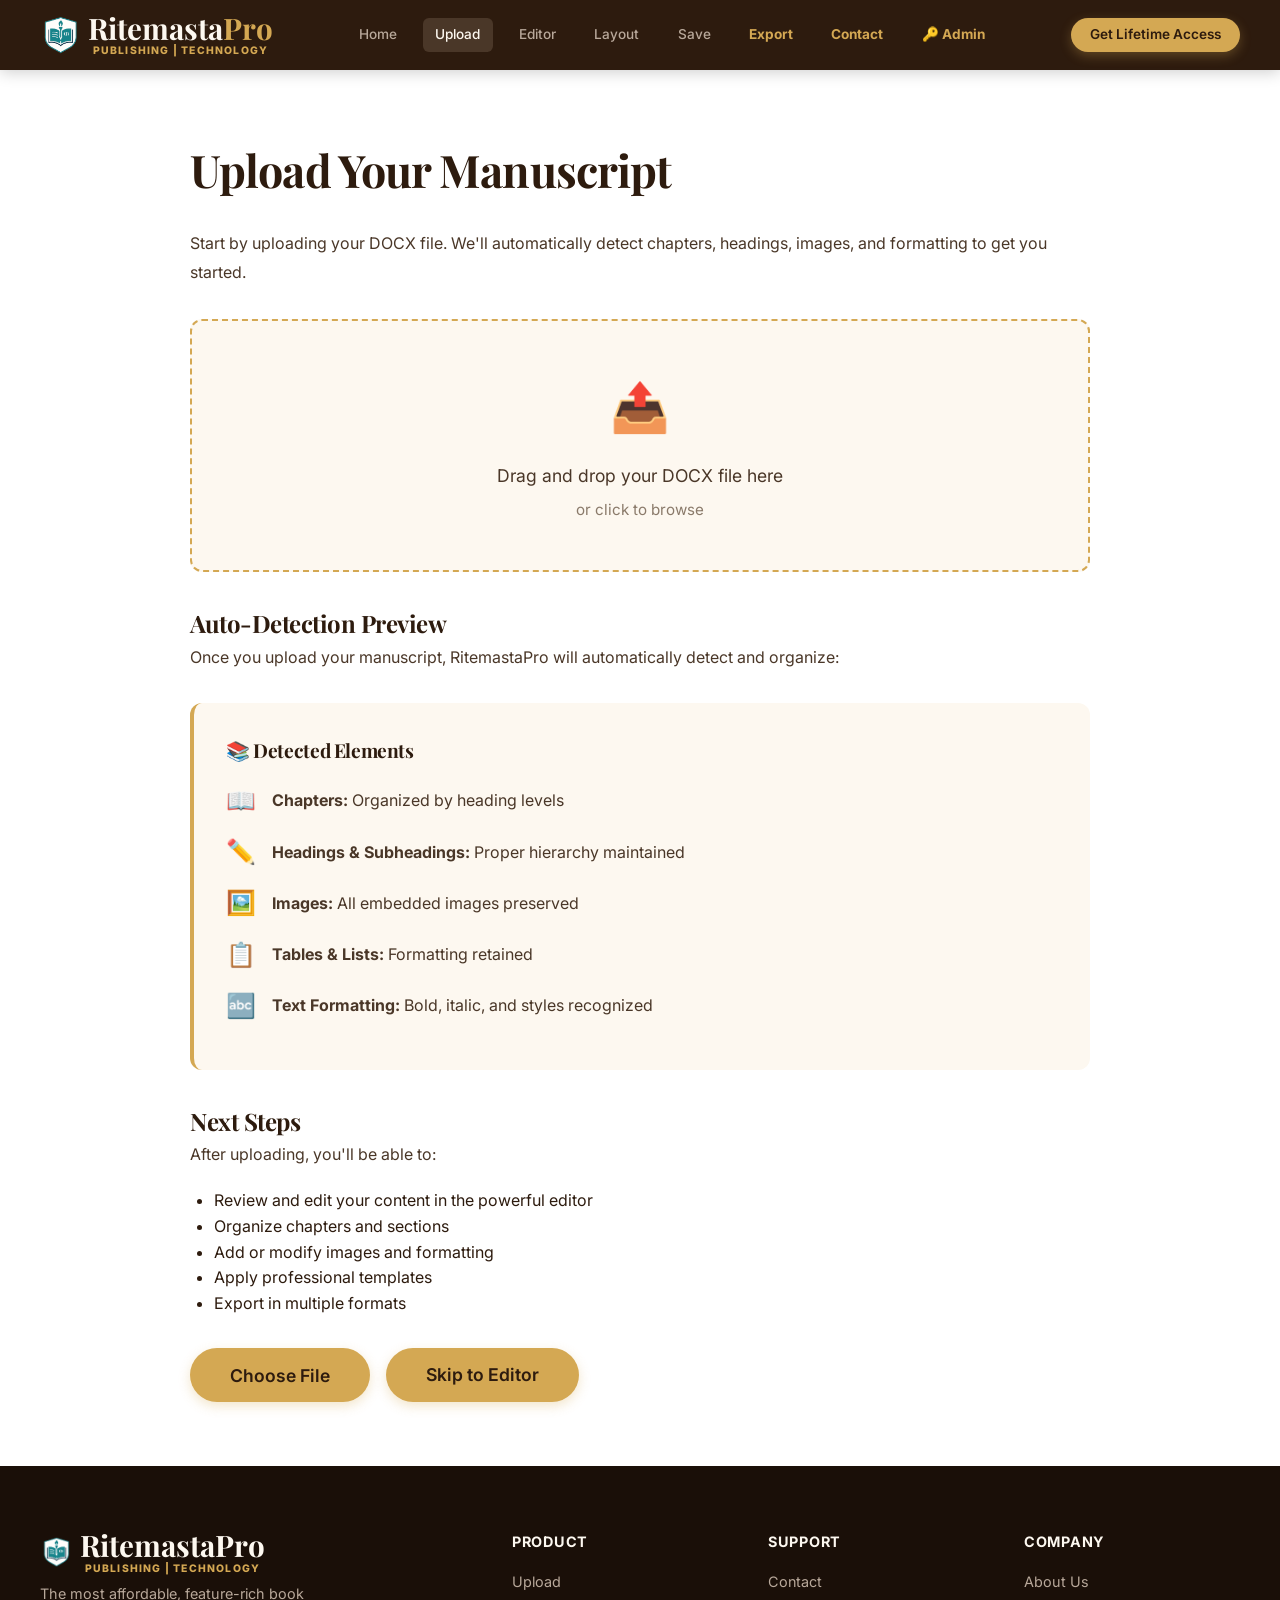
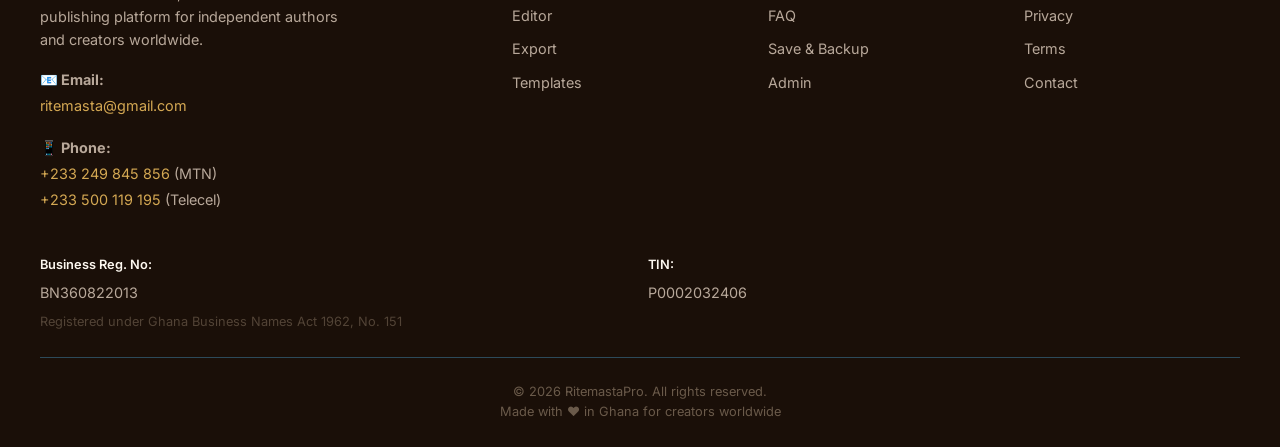
<file: upload.html>
<!DOCTYPE html>
<html lang="en">
<head>
    <meta charset="UTF-8">
    <meta name="viewport" content="width=device-width, initial-scale=1.0">
    <title>Upload – RitemastaPro</title>
    <link rel="preconnect" href="https://fonts.googleapis.com">
    <link rel="preconnect" href="https://fonts.gstatic.com" crossorigin>
    <link href="https://fonts.googleapis.com/css2?family=Playfair+Display:wght@700&family=Inter:wght@400;500;600;700&display=swap" rel="stylesheet">
    <style>
        /* ===== RESET & BASE ===== */
        * { margin: 0; padding: 0; box-sizing: border-box; }
        body {
            font-family: 'Inter', -apple-system, BlinkMacSystemFont, sans-serif;
            background: #FDF8F0;
            color: #2D1B0E;
            line-height: 1.6;
        }
        h1, h2, h3, h4, h5, h6 {
            font-family: 'Playfair Display', Georgia, serif;
            font-weight: 700;
            color: #2D1B0E;
            letter-spacing: -0.02em;
        }
        a { text-decoration: none; color: inherit; }
        .container { max-width: 1200px; margin: 0 auto; padding: 0 1.5rem; }

        /* ===== HEADER (Sticky, Dark) ===== */
        .header {
            background: #2D1B0E;
            padding: 0.8rem 1.5rem;
            position: sticky;
            top: 0;
            z-index: 1000;
            box-shadow: 0 2px 15px rgba(0,0,0,0.2);
        }
        .header-inner {
            max-width: 1200px;
            margin: 0 auto;
            display: flex;
            justify-content: space-between;
            align-items: center;
            gap: 1rem;
            flex-wrap: wrap;
        }
        .logo {
            display: flex;
            align-items: center;
            gap: 0.5rem;
            font-size: 1.2rem;
            font-weight: 700;
            color: #FDF8F0;
            font-family: 'Playfair Display', serif;
        }
        .logo-icon {
            width: 40px;
            height: 40px;
            display: flex;
            align-items: center;
            justify-content: center;
        }
        .logo-icon img {
            width: 100%;
            height: 100%;
            object-fit: contain;
        }
        .logo-accent { color: #D4A853; }
        .brand-lockup {
            display: flex;
            flex-direction: column;
            align-items: center;
            line-height: 1;
        }
        .brand-name {
            font-family: 'Playfair Display', serif;
            font-size: 1.85rem;
            font-weight: 700;
            color: #FDF8F0;
            line-height: 1;
        }
        .brand-tagline {
            font-family: 'Inter', sans-serif;
            color: #D4A853;
            font-size: 0.65rem;
            font-weight: 800;
            letter-spacing: 1.2px;
            text-transform: uppercase;
            margin-top: 4px;
        }
        .nav {
            display: flex;
            gap: 0.8rem;
            flex-wrap: wrap;
            align-items: center;
        }
        .nav-link {
            color: #B8A89A;
            padding: 0.4rem 0.8rem;
            border-radius: 6px;
            font-size: 0.85rem;
            font-weight: 500;
            transition: 0.2s;
        }
        .nav-link:hover { color: #FDF8F0; }
        .nav-link.active { color: #FDF8F0; background: #4A3728; }
        .nav-link.highlight { color: #D4A853; font-weight: 700; }

        /* ===== BUTTONS ===== */
        .btn {
            display: inline-block;
            padding: 0.6rem 1.5rem;
            border: none;
            border-radius: 50px;
            font-weight: 600;
            cursor: pointer;
            transition: all 0.3s ease;
            text-decoration: none;
            font-size: 0.95rem;
            font-family: 'Inter', sans-serif;
        }
        .btn-primary {
            background: #D4A853;
            color: #2D1B0E;
            box-shadow: 0 4px 12px rgba(212, 168, 83, 0.3);
        }
        .btn-primary:hover {
            background: #C49A42;
            transform: translateY(-2px);
            box-shadow: 0 6px 20px rgba(212, 168, 83, 0.4);
        }
        .btn-small { padding: 0.4rem 1.2rem; font-size: 0.85rem; }
        .btn-large { padding: 0.8rem 2.5rem; font-size: 1.1rem; }
        .pulse-btn { animation: pulse 2s infinite; }
        @keyframes pulse {
            0% { box-shadow: 0 0 0 0 rgba(212, 168, 83, 0.7); }
            70% { box-shadow: 0 0 0 10px rgba(212, 168, 83, 0); }
            100% { box-shadow: 0 0 0 0 rgba(212, 168, 83, 0); }
        }

        /* ===== PAGE CONTENT ===== */
        .page-content {
            padding: 4rem 1.5rem;
            background: white;
            min-height: calc(100vh - 300px);
        }
        .page-container {
            max-width: 900px;
            margin: 0 auto;
        }
        .page-content h1 {
            font-size: 2.8rem;
            margin-bottom: 1.5rem;
            color: #2D1B0E;
        }
        .page-content p {
            margin-bottom: 1.2rem;
            color: #4A3728;
            line-height: 1.8;
        }

        /* ===== DROPZONE ===== */
        .dropzone {
            border: 2px dashed #D4A853;
            border-radius: 12px;
            padding: 3rem 2rem;
            text-align: center;
            background: #FDF8F0;
            cursor: pointer;
            transition: 0.3s;
            margin: 2rem 0;
        }
        .dropzone:hover {
            background: #F5F0E5;
            border-color: #C49A42;
        }
        .dropzone.active {
            background: #F0E8D8;
            border-color: #D4A853;
        }
        .dropzone-icon { font-size: 3rem; margin-bottom: 1rem; }
        .dropzone-text {
            color: #4A3728;
            font-size: 1.1rem;
            margin-bottom: 0.5rem;
        }
        .dropzone-sub {
            color: #8A7A6A;
            font-size: 0.95rem;
        }
        .file-input { display: none; }

        .detection-box {
            background: #FDF8F0;
            border-radius: 12px;
            padding: 2rem;
            margin: 2rem 0;
            border-left: 4px solid #D4A853;
        }
        .detection-box h3 {
            font-size: 1.2rem;
            margin-bottom: 1rem;
            color: #2D1B0E;
        }
        .detection-item {
            display: flex;
            align-items: center;
            gap: 1rem;
            margin-bottom: 0.8rem;
        }
        .detection-icon { font-size: 1.5rem; }
        .detection-text { color: #4A3728; }

        .action-buttons {
            display: flex;
            gap: 1rem;
            margin-top: 2rem;
            flex-wrap: wrap;
        }

        /* ===== FOOTER ===== */
        .footer {
            background: #1A0F08;
            color: #B8A89A;
            padding: 4rem 1.5rem 1.5rem;
        }
        .footer-inner { max-width: 1200px; margin: 0 auto; }
        .footer-grid {
            display: grid;
            grid-template-columns: 2fr 1fr 1fr 1fr;
            gap: 2.5rem;
            margin-bottom: 2.5rem;
        }
        .footer-col h4 {
            font-family: 'Inter', sans-serif;
            font-size: 0.9rem;
            color: #FDF8F0;
            margin-bottom: 1rem;
            letter-spacing: 0.05em;
            text-transform: uppercase;
        }
        .footer-logo {
            font-size: 1.2rem;
            font-weight: 700;
            color: #FDF8F0;
            font-family: 'Playfair Display', serif;
            margin-bottom: 0.5rem;
            display: flex;
            align-items: center;
            gap: 0.5rem;
        }
        .footer-logo-icon {
            width: 32px;
            height: 32px;
            display: flex;
            align-items: center;
            justify-content: center;
        }
        .footer-logo-icon img {
            width: 100%;
            height: 100%;
            object-fit: contain;
        }
        .footer-desc {
            font-size: 0.9rem;
            line-height: 1.6;
            max-width: 300px;
            margin-bottom: 1rem;
        }
        .footer-contact {
            font-size: 0.9rem;
            line-height: 1.8;
        }
        .footer-contact a { color: #D4A853; transition: 0.2s; }
        .footer-contact a:hover { color: #FDF8F0; }
        .footer-links { list-style: none; }
        .footer-links li { margin-bottom: 0.5rem; }
        .footer-links a {
            font-size: 0.9rem;
            transition: 0.2s;
        }
        .footer-links a:hover { color: #D4A853; }
        .footer-bottom {
            border-top: 1px solid #2D4A5A;
            padding-top: 1.5rem;
            text-align: center;
            font-size: 0.8rem;
            color: #6A5A4A;
        }
        .footer-legal {
            display: grid;
            grid-template-columns: repeat(auto-fit, minmax(200px, 1fr));
            gap: 1rem;
            margin: 1.5rem 0;
            font-size: 0.8rem;
            line-height: 1.8;
        }
        .legal-item { color: #8A7A6A; }
        .legal-label { color: #FDF8F0; font-weight: 600; }
        .legal-value {
            color: #B8A89A;
            font-size: 0.9rem;
            margin-top: 0.25rem;
        }
        .legal-subtext {
            color: #6A5A4A;
            font-size: 0.8rem;
            margin-top: 0.25rem;
            opacity: 0.7;
        }

        /* ===== MOBILE RESPONSIVE ===== */
        @media (max-width: 768px) {
            .header-inner {
                flex-direction: column;
                align-items: center;
            }
            .nav {
                justify-content: center;
                width: 100%;
            }
            .header-inner > div:last-child {
                width: 100%;
                display: flex;
                justify-content: center;
            }
            .page-content h1 { font-size: 2rem; }
            .action-buttons { flex-direction: column; }
            .footer-grid { grid-template-columns: 1fr; }
            .footer-legal { grid-template-columns: 1fr; }
        }
    </style>
</head>
<body>
    <!-- HEADER -->
    <header class="header">
        <div class="header-inner">
            <div class="logo">
                <div class="logo-icon">
                    <img src="logo.png" alt="RitemastaPro Logo">
                </div>
                <div class="brand-lockup">
                    <span class="brand-name">Ritemasta<span class="logo-accent">Pro</span></span>
                    <span class="brand-tagline">PUBLISHING | TECHNOLOGY</span>
                </div>
            </div>
            <nav class="nav">
                <a href="index.html" class="nav-link">Home</a>
                <a href="upload.html" class="nav-link active">Upload</a>
                <a href="editor.html" class="nav-link">Editor</a>
                <a href="layout.html" class="nav-link">Layout</a>
                <a href="save.html" class="nav-link">Save</a>
                <a href="export.html" class="nav-link highlight">Export</a>
                <a href="contact.html" class="nav-link highlight">Contact</a>
                <a href="admin.html" class="nav-link highlight">🔑 Admin</a>
            </nav>
            <div>
                <a href="export.html" class="btn btn-primary btn-small pulse-btn">Get Lifetime Access</a>
            </div>
        </div>
    </header>

    <!-- PAGE CONTENT -->
    <section class="page-content">
        <div class="page-container">
            <h1>Upload Your Manuscript</h1>
            <p>Start by uploading your DOCX file. We'll automatically detect chapters, headings, images, and formatting to get you started.</p>

            <div class="dropzone" id="dropzone">
                <div class="dropzone-icon">📤</div>
                <div class="dropzone-text">Drag and drop your DOCX file here</div>
                <div class="dropzone-sub">or click to browse</div>
                <input type="file" id="fileInput" class="file-input" accept=".docx,.doc">
            </div>

            <h2>Auto-Detection Preview</h2>
            <p>Once you upload your manuscript, RitemastaPro will automatically detect and organize:</p>

            <div class="detection-box">
                <h3>📚 Detected Elements</h3>
                <div class="detection-item">
                    <div class="detection-icon">📖</div>
                    <div class="detection-text"><strong>Chapters:</strong> Organized by heading levels</div>
                </div>
                <div class="detection-item">
                    <div class="detection-icon">✏️</div>
                    <div class="detection-text"><strong>Headings & Subheadings:</strong> Proper hierarchy maintained</div>
                </div>
                <div class="detection-item">
                    <div class="detection-icon">🖼️</div>
                    <div class="detection-text"><strong>Images:</strong> All embedded images preserved</div>
                </div>
                <div class="detection-item">
                    <div class="detection-icon">📋</div>
                    <div class="detection-text"><strong>Tables & Lists:</strong> Formatting retained</div>
                </div>
                <div class="detection-item">
                    <div class="detection-icon">🔤</div>
                    <div class="detection-text"><strong>Text Formatting:</strong> Bold, italic, and styles recognized</div>
                </div>
            </div>

            <h2>Next Steps</h2>
            <p>After uploading, you'll be able to:</p>
            <ul style="margin-left: 1.5rem;">
                <li>Review and edit your content in the powerful editor</li>
                <li>Organize chapters and sections</li>
                <li>Add or modify images and formatting</li>
                <li>Apply professional templates</li>
                <li>Export in multiple formats</li>
            </ul>

            <div class="action-buttons">
                <button class="btn btn-primary btn-large" onclick="document.getElementById('fileInput').click();">Choose File</button>
                <a href="editor.html" class="btn btn-primary btn-large">Skip to Editor</a>
            </div>
        </div>
    </section>

    <!-- FOOTER -->
    <footer class="footer">
        <div class="footer-inner">
            <div class="footer-grid">
                <div class="footer-col">
                    <div class="footer-logo">
                        <div class="footer-logo-icon">
                            <img src="logo.png" alt="RitemastaPro Logo">
                        </div>
                        <div class="brand-lockup">
                            <span class="brand-name">RitemastaPro</span>
                            <span class="brand-tagline">PUBLISHING | TECHNOLOGY</span>
                        </div>
                    </div>
                    <p class="footer-desc">The most affordable, feature-rich book publishing platform for independent authors and creators worldwide.</p>
                    <div class="footer-contact">
                        <p><strong>📧 Email:</strong></p>
                        <p><a href="mailto:ritemasta@gmail.com">ritemasta@gmail.com</a></p>
                        <p style="margin-top: 1rem;"><strong>📱 Phone:</strong></p>
                        <p><a href="https://wa.me/233249845856">+233 249 845 856</a> (MTN)</p>
                        <p><a href="https://wa.me/233500119195">+233 500 119 195</a> (Telecel)</p>
                    </div>
                </div>
                <div class="footer-col">
                    <h4>Product</h4>
                    <ul class="footer-links">
                        <li><a href="upload.html">Upload</a></li>
                        <li><a href="editor.html">Editor</a></li>
                        <li><a href="export.html">Export</a></li>
                        <li><a href="layout.html">Templates</a></li>
                    </ul>
                </div>
                <div class="footer-col">
                    <h4>Support</h4>
                    <ul class="footer-links">
                        <li><a href="contact.html">Contact</a></li>
                        <li><a href="contact.html">FAQ</a></li>
                        <li><a href="save.html">Save & Backup</a></li>
                        <li><a href="admin.html">Admin</a></li>
                    </ul>
                </div>
                <div class="footer-col">
                    <h4>Company</h4>
                    <ul class="footer-links">
                        <li><a href="about.html">About Us</a></li>
                        <li><a href="privacy.html">Privacy</a></li>
                        <li><a href="terms.html">Terms</a></li>
                        <li><a href="contact.html">Contact</a></li>
                    </ul>
                </div>
            </div>

            <div class="footer-legal">
                <div class="legal-item">
                    <div class="legal-label">Business Reg. No:</div>
                    <div class="legal-value">BN360822013</div>
                    <div class="legal-subtext">Registered under Ghana Business Names Act 1962, No. 151</div>
                </div>
                <div class="legal-item">
                    <div class="legal-label">TIN:</div>
                    <div class="legal-value">P0002032406</div>
                </div>
            </div>

            <div class="footer-bottom">
                <p>&copy; 2026 RitemastaPro. All rights reserved.</p>
                <p>Made with ❤️ in Ghana for creators worldwide</p>
            </div>
        </div>
    </footer>

    <script>
        const dropzone = document.getElementById('dropzone');
        const fileInput = document.getElementById('fileInput');

        dropzone.addEventListener('click', () => fileInput.click());
        dropzone.addEventListener('dragover', (e) => {
            e.preventDefault();
            dropzone.classList.add('active');
        });
        dropzone.addEventListener('dragleave', () => dropzone.classList.remove('active'));
        dropzone.addEventListener('drop', (e) => {
            e.preventDefault();
            dropzone.classList.remove('active');
            const files = e.dataTransfer.files;
            if (files.length > 0) handleFile(files[0]);
        });
        fileInput.addEventListener('change', (e) => {
            if (e.target.files.length > 0) handleFile(e.target.files[0]);
        });

        function handleFile(file) {
            if (file.name.endsWith('.docx') || file.name.endsWith('.doc')) {
                alert('File selected: ' + file.name + '\n\nIn the full version, this would upload and process your manuscript.');
                // Simulate processing delay
                setTimeout(() => {
                    window.location.href = 'editor.html';
                }, 1500);
            } else {
                alert('Please upload a DOCX or DOC file.');
            }
        }
    </script>
</body>
</html>
</file>
